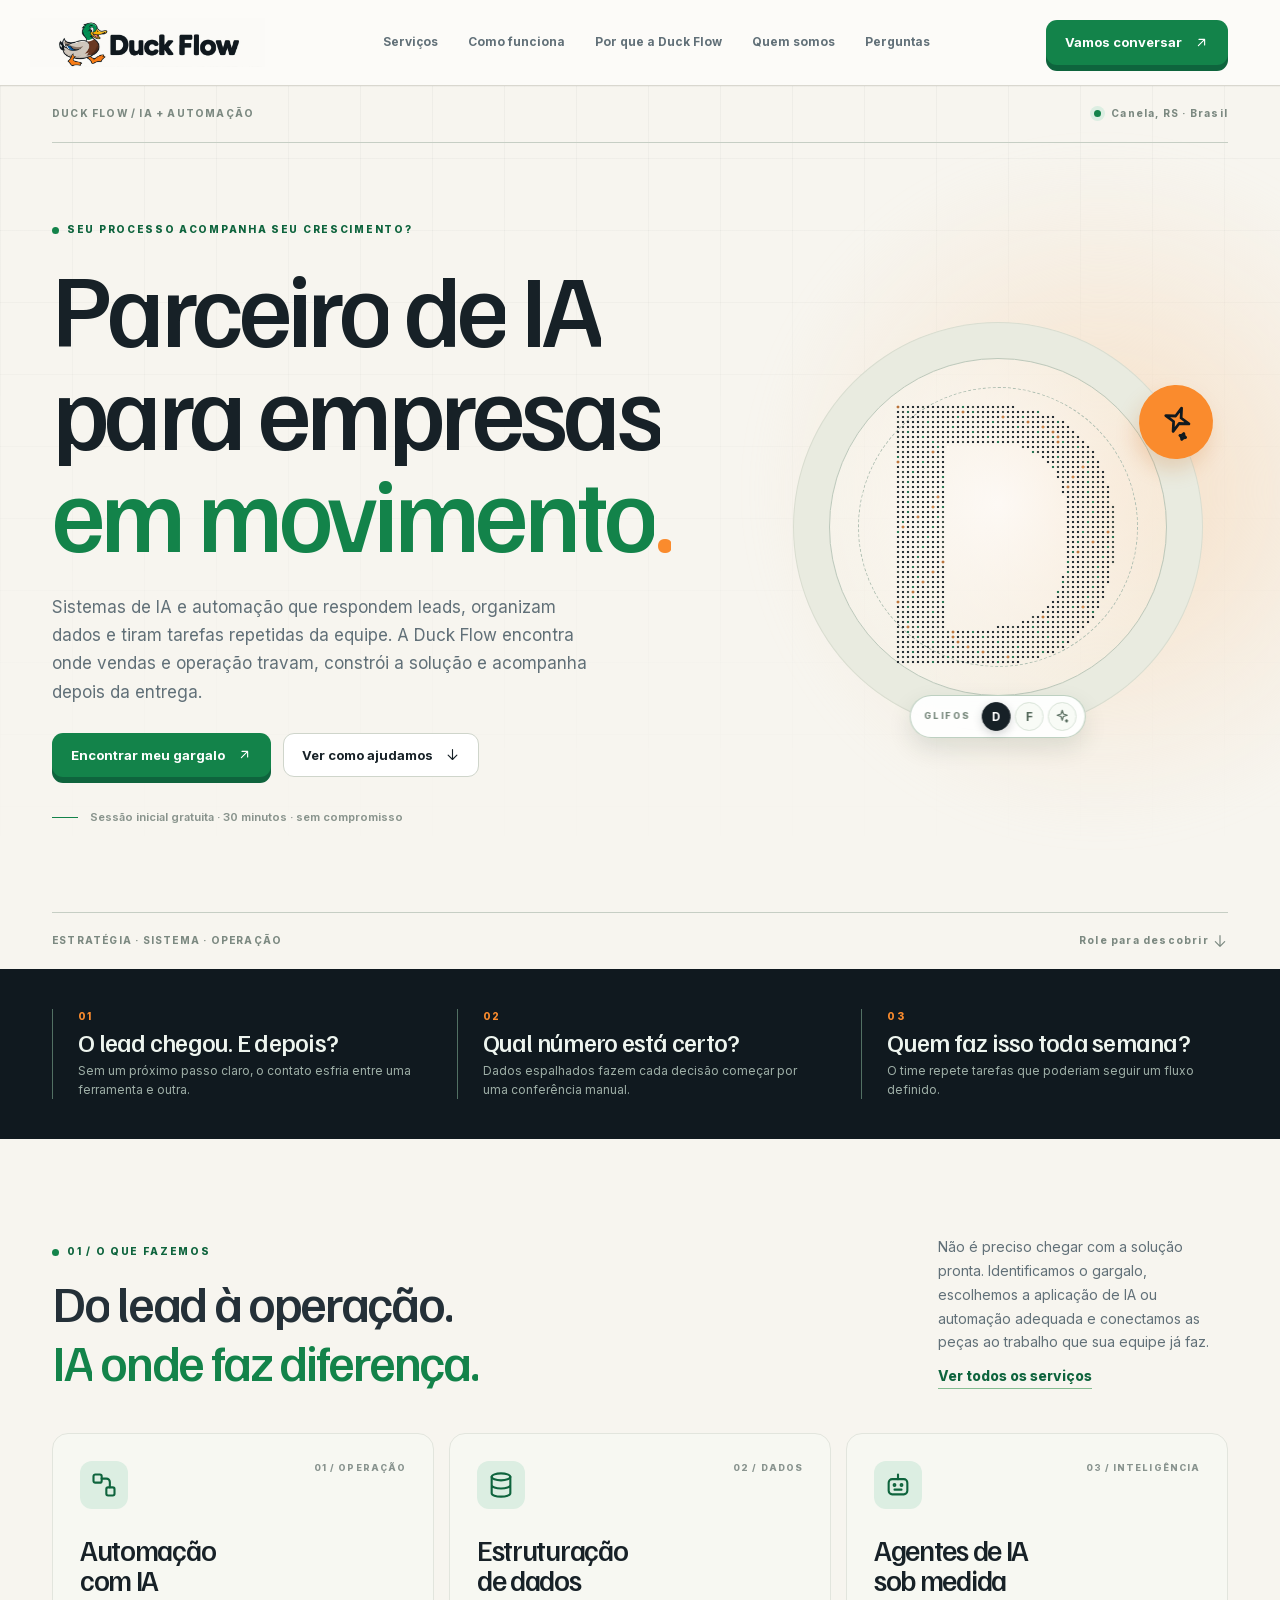
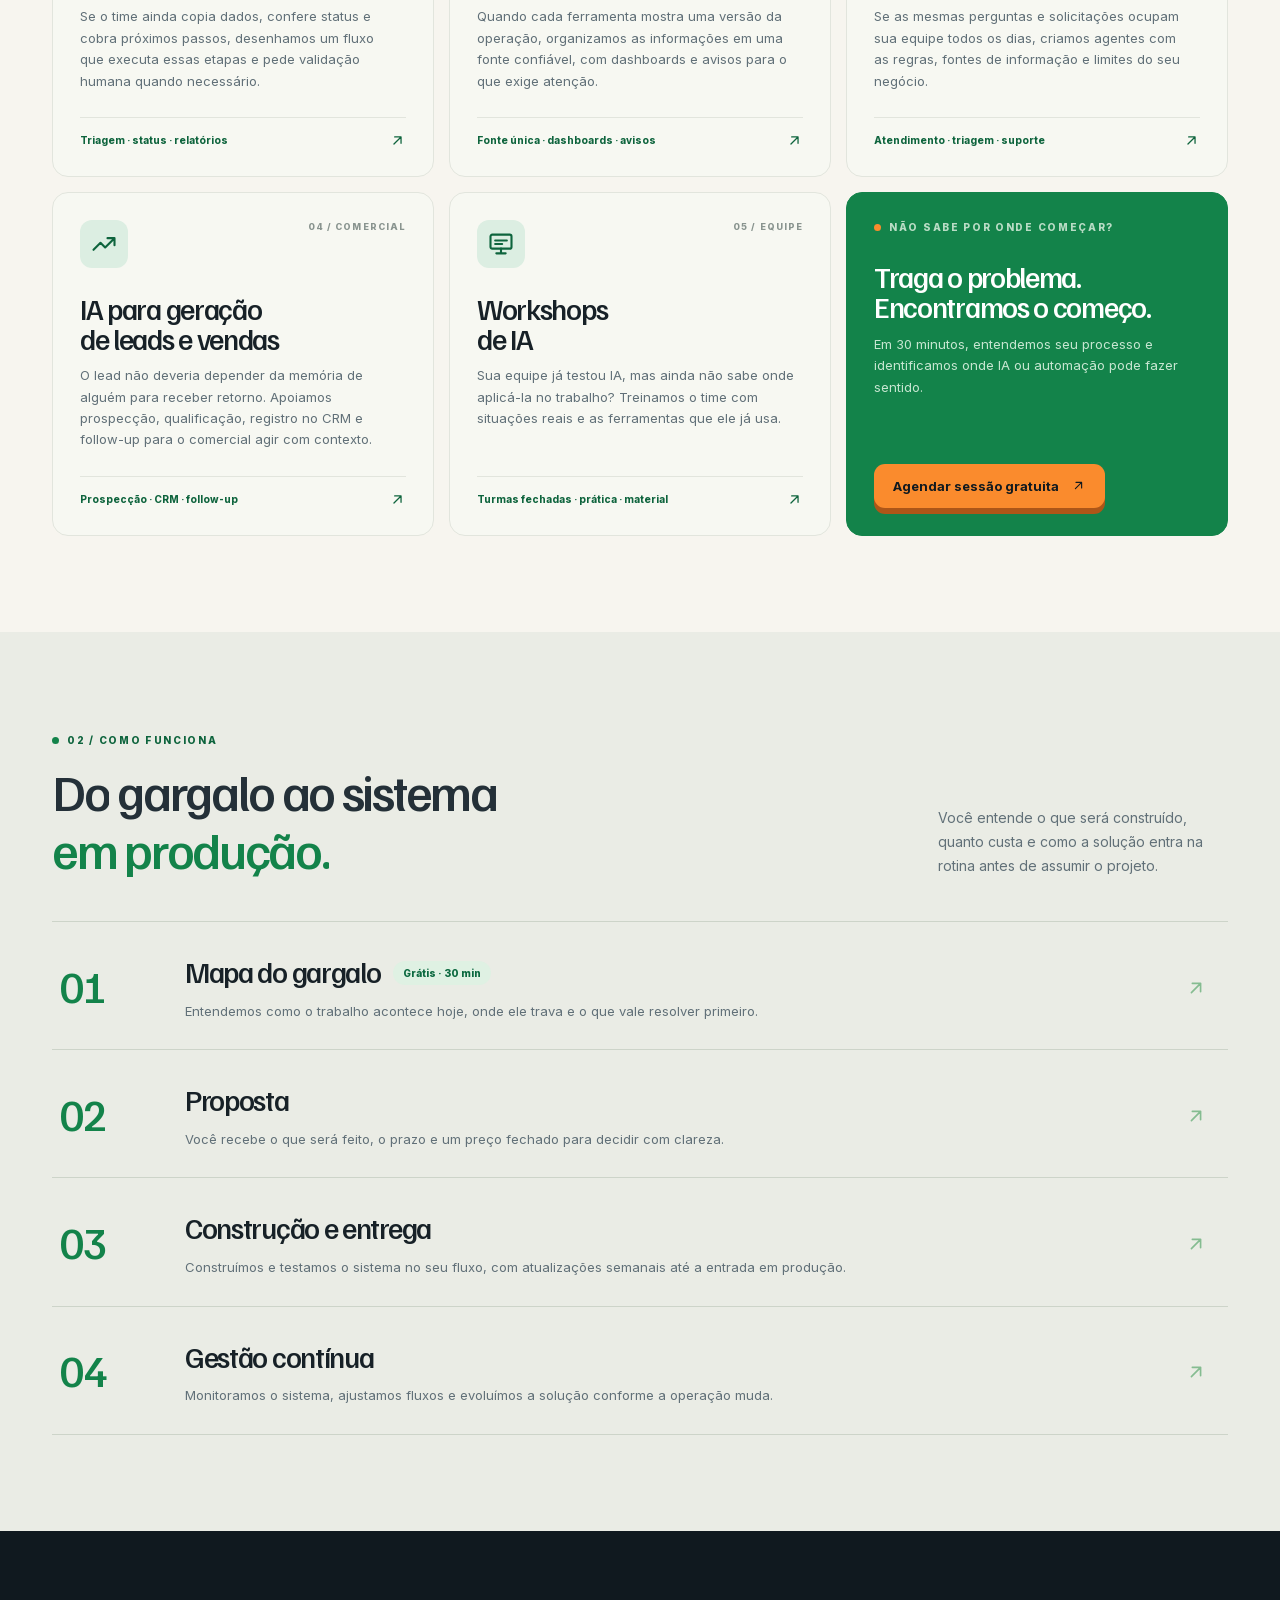
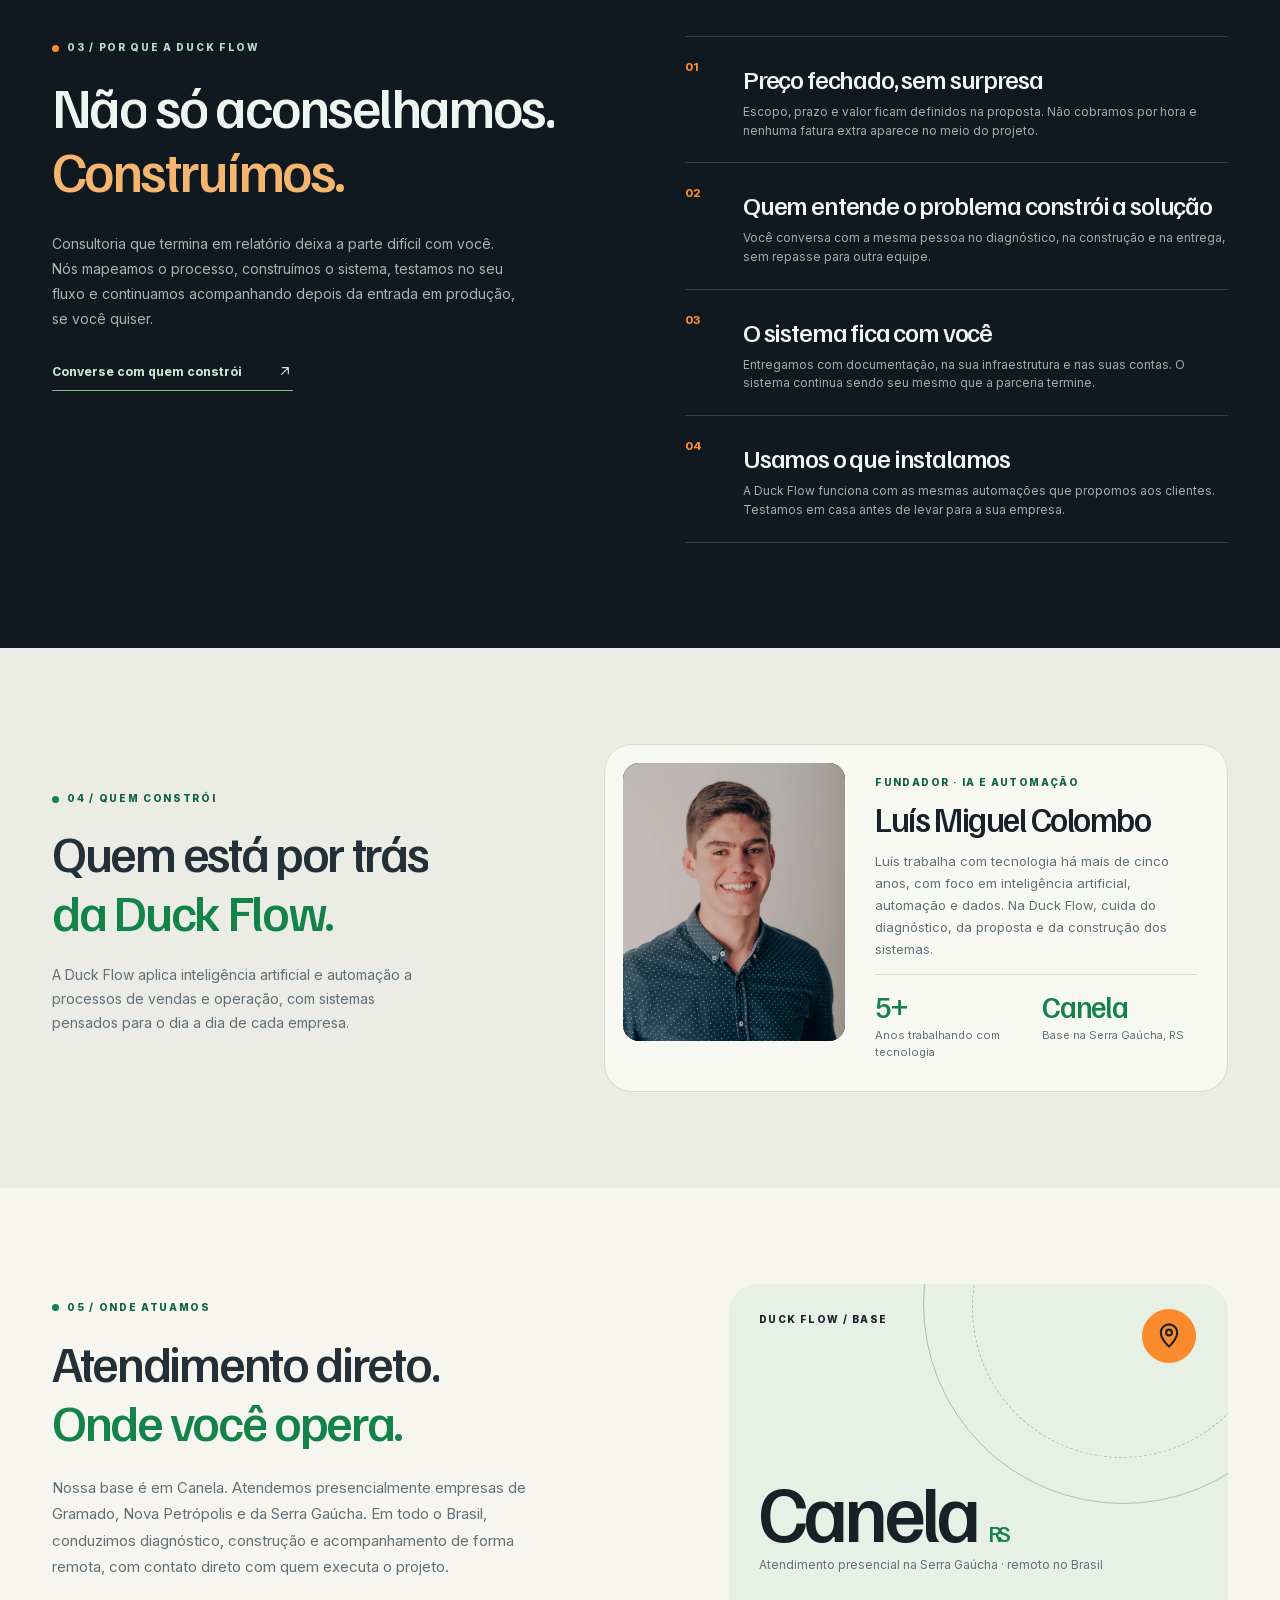
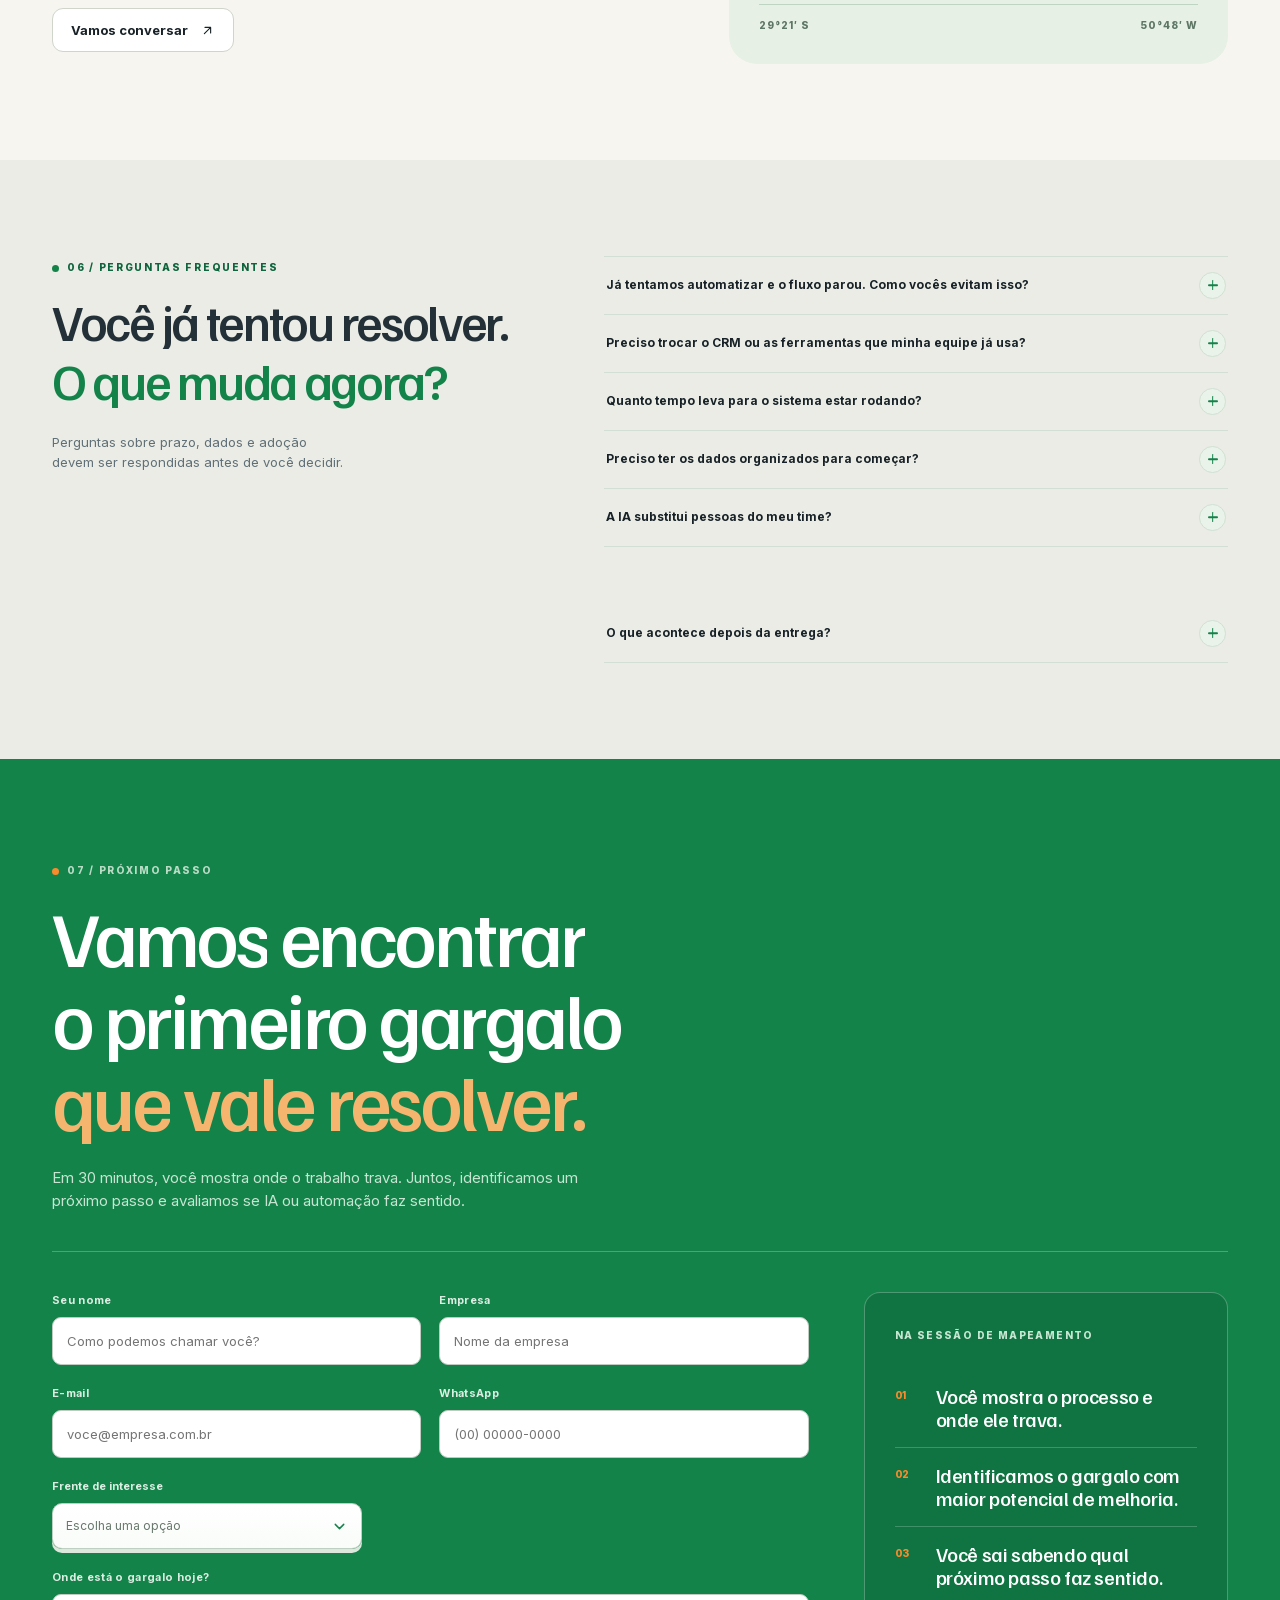
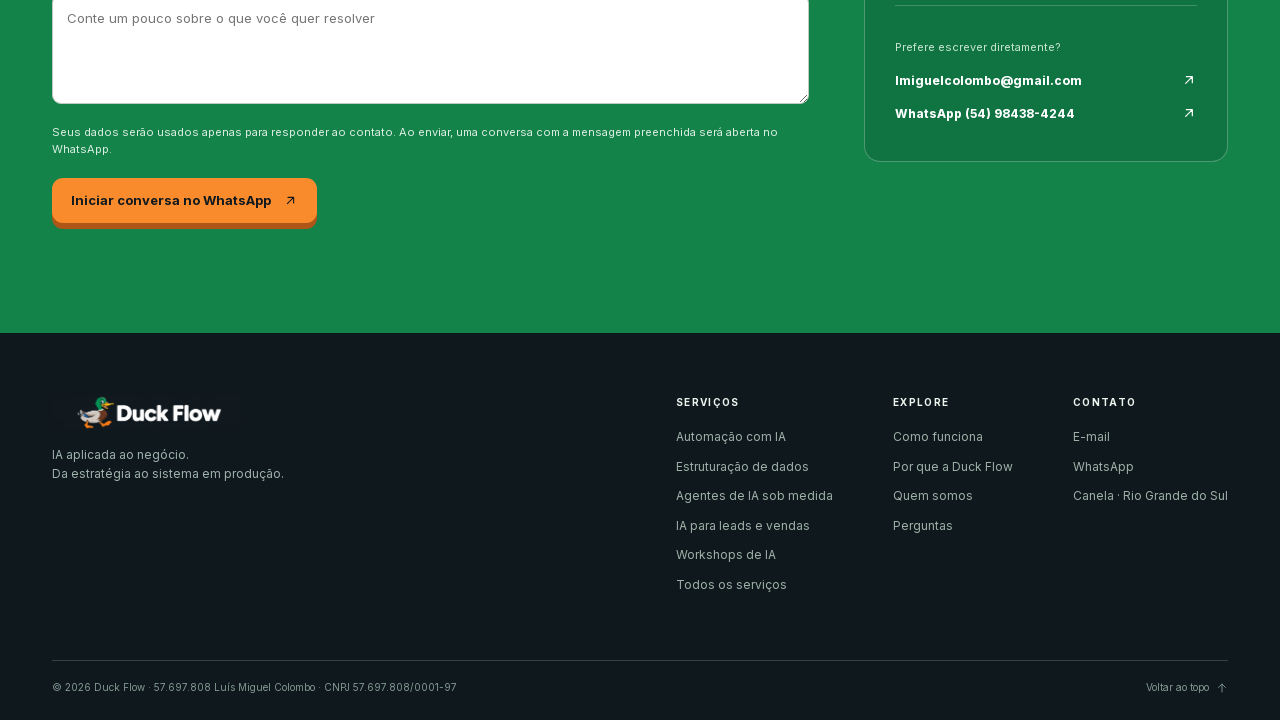
<file: index.html>
<!doctype html>
<html lang="pt-BR">
<head>
<meta charset="utf-8">
<meta name="viewport" content="width=device-width, initial-scale=1">
<meta name="theme-color" content="#f7f5ef">
<title>Duck Flow — IA e automação para empresas | Canela e Gramado</title>
<meta name="description" content="Automação com IA para empresas: conectamos dados, vendas e operação para reduzir trabalho manual e evitar leads sem retorno. Em Canela, Gramado e todo o Brasil.">
<meta name="robots" content="index, follow, max-image-preview:large">
<meta name="geo.region" content="BR-RS"><meta name="geo.placename" content="Canela, Rio Grande do Sul">
<link rel="canonical" href="https://duckflow.com.br/">
<link rel="icon" href="favicon.ico" sizes="any" type="image/x-icon">
<link rel="icon" href="assets/favicons/favicon-32x32.png" sizes="32x32" type="image/png">
<link rel="icon" href="assets/favicons/favicon-16x16.png" sizes="16x16" type="image/png">
<link rel="apple-touch-icon" href="assets/favicons/apple-touch-icon.png" sizes="180x180">
<link rel="manifest" href="assets/favicons/site-manifest.json">
<link rel="preload" href="assets/brand/familjen-grotesk-latin.woff2" as="font" type="font/woff2" crossorigin>
<link rel="preload" href="assets/brand/inter-latin.woff2" as="font" type="font/woff2" crossorigin>
<meta property="og:type" content="website"><meta property="og:locale" content="pt_BR">
<meta property="og:url" content="https://duckflow.com.br/"><meta property="og:site_name" content="Duck Flow">
<meta property="og:title" content="Duck Flow — O parceiro de IA para empresas em movimento">
<meta property="og:description" content="Leads sem retorno, dados espalhados e tarefas manuais? Encontramos o gargalo e construímos o sistema para resolvê-lo.">
<meta property="og:image" content="https://duckflow.com.br/assets/brand/logo-com-texto-dark.webp">
<meta name="twitter:card" content="summary_large_image">
<script>
if (!matchMedia('(prefers-reduced-motion: reduce)').matches && 'IntersectionObserver' in window) {
  document.documentElement.classList.add('motion-ready');
  addEventListener('load', () => {
    if (!document.documentElement.classList.contains('motion-initialized')) {
      document.documentElement.classList.remove('motion-ready');
    }
  }, {once: true});
}
</script><link rel="stylesheet" href="assets/css/site.css?v=20260930a">
<script type="application/ld+json">
{"@context":"https://schema.org","@graph":[{"@type":"Organization","@id":"https://duckflow.com.br/#organization","name":"Duck Flow","legalName":"57.697.808 Luís Miguel Colombo","url":"https://duckflow.com.br/","email":"lmiguelcolombo@gmail.com","telephone":"+5554984384244","taxID":"57.697.808/0001-97","foundingDate":"2024-10-15","founder":{"@id":"https://duckflow.com.br/#luis-miguel-colombo"},"logo":"https://duckflow.com.br/assets/brand/logo-reduzida-2.webp","address":{"@type":"PostalAddress","streetAddress":"Avenida das Américas, 357 — Palace Hotel","addressLocality":"Canela","addressRegion":"RS","postalCode":"95680-534","addressCountry":"BR"},"areaServed":["Canela","Gramado","Nova Petrópolis","Serra Gaúcha","Brasil"]},{"@type":"ProfessionalService","@id":"https://duckflow.com.br/#service","name":"Duck Flow — IA e automação","url":"https://duckflow.com.br/","parentOrganization":{"@id":"https://duckflow.com.br/#organization"},"hasOfferCatalog":{"@type":"OfferCatalog","name":"Serviços de IA e automação","itemListElement":[{"@type":"Offer","itemOffered":{"@type":"Service","name":"Automação com IA","url":"https://duckflow.com.br/servicos/automacao-com-ia/"}},{"@type":"Offer","itemOffered":{"@type":"Service","name":"Estruturação de dados","url":"https://duckflow.com.br/servicos/estruturacao-de-dados/"}},{"@type":"Offer","itemOffered":{"@type":"Service","name":"Agentes de IA sob medida","url":"https://duckflow.com.br/servicos/agentes-de-ia/"}},{"@type":"Offer","itemOffered":{"@type":"Service","name":"IA para geração de leads e vendas","url":"https://duckflow.com.br/servicos/ia-para-vendas/"}},{"@type":"Offer","itemOffered":{"@type":"Service","name":"Workshops de IA","url":"https://duckflow.com.br/servicos/workshops-de-ia/"}}]}},{"@type":"Person","@id":"https://duckflow.com.br/#luis-miguel-colombo","name":"Luís Miguel Colombo","image":"https://duckflow.com.br/assets/team/luis-miguel.webp","jobTitle":"Fundador","worksFor":{"@id":"https://duckflow.com.br/#organization"},"knowsAbout":["Inteligência artificial","Automação de processos","Agentes de IA"]},{"@type":"WebSite","@id":"https://duckflow.com.br/#website","name":"Duck Flow","url":"https://duckflow.com.br/","inLanguage":"pt-BR","publisher":{"@id":"https://duckflow.com.br/#organization"}}]}
</script>
</head>
<body>
<svg class="icon-sprite" xmlns="http://www.w3.org/2000/svg" aria-hidden="true" focusable="false"><defs>
<symbol id="icon-arrow-up-right" viewBox="0 0 24 24"><path d="M7 17 17 7M8 7h9v9"/></symbol>
<symbol id="icon-arrow-down" viewBox="0 0 24 24"><path d="M12 4v16m-7-7 7 7 7-7"/></symbol>
<symbol id="icon-arrow-up" viewBox="0 0 24 24"><path d="M12 20V4m-7 7 7-7 7 7"/></symbol>
<symbol id="icon-check" viewBox="0 0 24 24"><path d="m4 12 5 5L20 6"/></symbol>
<symbol id="icon-workflow" viewBox="0 0 24 24"><rect x="3" y="3" width="7" height="7" rx="1.5"/><rect x="14" y="14" width="7" height="7" rx="1.5"/><path d="M10 6.5h4a3 3 0 0 1 3 3V14"/></symbol>
<symbol id="icon-database" viewBox="0 0 24 24"><ellipse cx="12" cy="5" rx="8" ry="3"/><path d="M4 5v14c0 1.7 3.6 3 8 3s8-1.3 8-3V5M4 12c0 1.7 3.6 3 8 3s8-1.3 8-3"/></symbol>
<symbol id="icon-bot" viewBox="0 0 24 24"><rect x="4" y="7" width="16" height="13" rx="3"/><path d="M12 3v4M9 16h6"/><circle cx="9" cy="12" r=".75"/><circle cx="15" cy="12" r=".75"/></symbol>
<symbol id="icon-trend" viewBox="0 0 24 24"><path d="M3 17l6-6 4 4 8-8M15 7h6v6"/></symbol>
<symbol id="icon-workshop" viewBox="0 0 24 24"><rect x="3" y="4" width="18" height="12" rx="1.5"/><path d="M12 16v4m-4 0h8M7 9h10m-10 3h6"/></symbol>
<symbol id="icon-sparkle" viewBox="0 0 24 24"><path d="m12 2 1.9 6.1L20 10l-6.1 1.9L12 18l-1.9-6.1L4 10l6.1-1.9L12 2ZM19 17l.7 1.3L21 19l-1.3.7L19 21l-.7-1.3L17 19l1.3-.7L19 17Z"/></symbol>
<symbol id="icon-location" viewBox="0 0 24 24"><path d="M12 21s7-6.1 7-12A7 7 0 0 0 5 9c0 5.9 7 12 7 12Z"/><circle cx="12" cy="9" r="2.5"/></symbol>
</defs></svg>
<a class="skip-link" href="#conteudo">Pular para o conteúdo</a>
<header class="site-header" id="topo"><div class="container header-inner">
<a class="brand" href="#topo" aria-label="Duck Flow, voltar ao início"><img src="assets/brand/logo-com-texto-white.webp" width="1600" height="332" alt="Duck Flow"></a>
<nav class="main-nav" id="main-nav" aria-label="Navegação principal"><a href="#servicos">Serviços</a><a href="#como-funciona">Como funciona</a><a href="#diferenciais">Por que a Duck Flow</a><a href="#quem-somos">Quem somos</a><a href="#perguntas">Perguntas</a></nav>
<a class="button button-primary header-cta" href="#contato">Vamos conversar <svg class="icon" aria-hidden="true" focusable="false"><use href="#icon-arrow-up-right"></use></svg></a>
<button class="menu-toggle" type="button" aria-controls="main-nav" aria-expanded="false" aria-label="Abrir menu"><span></span><span></span></button>
</div></header>
<main id="conteudo">
<section class="hero" aria-labelledby="hero-title"><div class="container">
<div class="hero-topline"><span>DUCK FLOW / IA + AUTOMAÇÃO</span><span><i class="live-dot" aria-hidden="true"></i> Canela, RS · Brasil</span></div>
<div class="hero-grid"><div class="hero-content"><span class="eyebrow">Seu processo acompanha seu crescimento?</span><h1 id="hero-title" data-text-reveal>Parceiro de IA<br>para empresas<br><em>em movimento</em><span class="hero-period">.</span></h1><p class="hero-lede" data-text-fade>Sistemas de IA e automação que respondem leads, organizam dados e tiram tarefas repetidas da equipe. A Duck Flow encontra onde vendas e operação travam, constrói a solução e acompanha depois da entrega.</p><div class="hero-actions"><a class="button button-primary" href="#contato">Encontrar meu gargalo <svg class="icon" aria-hidden="true" focusable="false"><use href="#icon-arrow-up-right"></use></svg></a><a class="button button-outline" href="#servicos">Ver como ajudamos <svg class="icon" aria-hidden="true" focusable="false"><use href="#icon-arrow-down"></use></svg></a></div><p class="hero-note"><span class="note-line"></span> Sessão inicial gratuita · 30 minutos · sem compromisso</p></div>
<div class="hero-art"><canvas class="glyph-canvas" id="glyphCanvas" width="660" height="660" role="img" aria-label="Letra D formada por partículas escuras"></canvas><div class="art-orbit" aria-hidden="true"><svg class="icon" aria-hidden="true" focusable="false"><use href="#icon-sparkle"></use></svg></div><div class="hero-glyph-toolbar"><span>GLIFOS</span><div class="glyph-controls" role="group" aria-label="Escolher letra em destaque"><button type="button" data-glyph="D" aria-pressed="true" aria-label="Mostrar letra D">D</button><button type="button" data-glyph="F" aria-pressed="false" aria-label="Mostrar letra F">F</button><button type="button" data-glyph="✦" aria-pressed="false" aria-label="Mostrar estrela"><svg class="icon" aria-hidden="true" focusable="false"><use href="#icon-sparkle"></use></svg></button></div></div></div></div>
<div class="hero-bottom"><span>ESTRATÉGIA · SISTEMA · OPERAÇÃO</span><a href="#visao">Role para descobrir <svg class="icon" aria-hidden="true" focusable="false"><use href="#icon-arrow-down"></use></svg></a></div></div></section>
<section class="signal-strip" id="visao" aria-label="Gargalos que resolvemos"><div class="container signal-grid"><div><span class="signal-number">01</span><strong>O lead chegou. E depois?</strong><p>Sem um próximo passo claro, o contato esfria entre uma ferramenta e outra.</p></div><div><span class="signal-number">02</span><strong>Qual número está certo?</strong><p>Dados espalhados fazem cada decisão começar por uma conferência manual.</p></div><div><span class="signal-number">03</span><strong>Quem faz isso toda semana?</strong><p>O time repete tarefas que poderiam seguir um fluxo definido.</p></div></div></section>
<section class="section services" id="servicos" aria-labelledby="servicos-title"><div class="container">
<div class="section-heading" data-text-fade-child><div><span class="eyebrow">01 / O que fazemos</span><h2 id="servicos-title" data-text-reveal>Do lead à operação.<br><em>IA onde faz diferença.</em></h2></div><p>Não é preciso chegar com a solução pronta. Identificamos o gargalo, escolhemos a aplicação de IA ou automação adequada e conectamos as peças ao trabalho que sua equipe já faz. <a class="inline-link" href="servicos/">Ver todos os serviços</a></p></div>
<div class="service-grid">
<article class="service-card"><div class="card-top"><span class="service-icon"><svg class="icon" aria-hidden="true" focusable="false"><use href="#icon-workflow"></use></svg></span><span>01 / OPERAÇÃO</span></div><h3><a href="servicos/automacao-com-ia/">Automação<br>com IA</a></h3><p>Se o time ainda copia dados, confere status e cobra próximos passos, desenhamos um fluxo que executa essas etapas e pede validação humana quando necessário.</p><div class="card-foot">Triagem · status · relatórios <svg class="icon" aria-hidden="true" focusable="false"><use href="#icon-arrow-up-right"></use></svg></div></article>
<article class="service-card"><div class="card-top"><span class="service-icon"><svg class="icon" aria-hidden="true" focusable="false"><use href="#icon-database"></use></svg></span><span>02 / DADOS</span></div><h3><a href="servicos/estruturacao-de-dados/">Estruturação<br>de dados</a></h3><p>Quando cada ferramenta mostra uma versão da operação, organizamos as informações em uma fonte confiável, com dashboards e avisos para o que exige atenção.</p><div class="card-foot">Fonte única · dashboards · avisos <svg class="icon" aria-hidden="true" focusable="false"><use href="#icon-arrow-up-right"></use></svg></div></article>
<article class="service-card"><div class="card-top"><span class="service-icon"><svg class="icon" aria-hidden="true" focusable="false"><use href="#icon-bot"></use></svg></span><span>03 / INTELIGÊNCIA</span></div><h3><a href="servicos/agentes-de-ia/">Agentes de IA<br>sob medida</a></h3><p>Se as mesmas perguntas e solicitações ocupam sua equipe todos os dias, criamos agentes com as regras, fontes de informação e limites do seu negócio.</p><div class="card-foot">Atendimento · triagem · suporte <svg class="icon" aria-hidden="true" focusable="false"><use href="#icon-arrow-up-right"></use></svg></div></article>
<article class="service-card"><div class="card-top"><span class="service-icon"><svg class="icon" aria-hidden="true" focusable="false"><use href="#icon-trend"></use></svg></span><span>04 / COMERCIAL</span></div><h3><a href="servicos/ia-para-vendas/">IA para geração<br>de leads e vendas</a></h3><p>O lead não deveria depender da memória de alguém para receber retorno. Apoiamos prospecção, qualificação, registro no CRM e follow-up para o comercial agir com contexto.</p><div class="card-foot">Prospecção · CRM · follow-up <svg class="icon" aria-hidden="true" focusable="false"><use href="#icon-arrow-up-right"></use></svg></div></article>
<article class="service-card"><div class="card-top"><span class="service-icon"><svg class="icon" aria-hidden="true" focusable="false"><use href="#icon-workshop"></use></svg></span><span>05 / EQUIPE</span></div><h3><a href="servicos/workshops-de-ia/">Workshops<br>de IA</a></h3><p>Sua equipe já testou IA, mas ainda não sabe onde aplicá-la no trabalho? Treinamos o time com situações reais e as ferramentas que ele já usa.</p><div class="card-foot">Turmas fechadas · prática · material <svg class="icon" aria-hidden="true" focusable="false"><use href="#icon-arrow-up-right"></use></svg></div></article>
<article class="service-card service-card-cta"><span class="eyebrow light">Não sabe por onde começar?</span><h3>Traga o problema.<br>Encontramos o começo.</h3><p>Em 30 minutos, entendemos seu processo e identificamos onde IA ou automação pode fazer sentido.</p><a class="button button-orange" href="#contato">Agendar sessão gratuita <svg class="icon" aria-hidden="true" focusable="false"><use href="#icon-arrow-up-right"></use></svg></a></article>
</div></div></section>
<section class="section approach" id="como-funciona" aria-labelledby="processo-title"><div class="container"><div class="section-heading" data-text-fade-child><div><span class="eyebrow">02 / Como funciona</span><h2 id="processo-title" data-text-reveal>Do gargalo ao sistema<br><em>em produção.</em></h2></div><p>Você entende o que será construído, quanto custa e como a solução entra na rotina antes de assumir o projeto.</p></div>
<div class="process-list"><article><span class="process-num">01</span><div><h3>Mapa do gargalo <span class="pill">Grátis · 30 min</span></h3><p>Entendemos como o trabalho acontece hoje, onde ele trava e o que vale resolver primeiro.</p></div><span class="process-arrow" aria-hidden="true"><svg class="icon" aria-hidden="true" focusable="false"><use href="#icon-arrow-up-right"></use></svg></span></article><article><span class="process-num">02</span><div><h3>Proposta</h3><p>Você recebe o que será feito, o prazo e um preço fechado para decidir com clareza.</p></div><span class="process-arrow" aria-hidden="true"><svg class="icon" aria-hidden="true" focusable="false"><use href="#icon-arrow-up-right"></use></svg></span></article><article><span class="process-num">03</span><div><h3>Construção e entrega</h3><p>Construímos e testamos o sistema no seu fluxo, com atualizações semanais até a entrada em produção.</p></div><span class="process-arrow" aria-hidden="true"><svg class="icon" aria-hidden="true" focusable="false"><use href="#icon-arrow-up-right"></use></svg></span></article><article><span class="process-num">04</span><div><h3>Gestão contínua</h3><p>Monitoramos o sistema, ajustamos fluxos e evoluímos a solução conforme a operação muda.</p></div><span class="process-arrow" aria-hidden="true"><svg class="icon" aria-hidden="true" focusable="false"><use href="#icon-arrow-up-right"></use></svg></span></article></div></div></section>
<section class="dark-panel" id="diferenciais" aria-labelledby="diferenciais-title"><div class="container dark-grid"><div class="dark-intro" data-text-fade-child><span class="eyebrow light">03 / Por que a Duck Flow</span><h2 id="diferenciais-title" data-text-reveal>Não só aconselhamos.<br><em>Construímos.</em></h2><p>Consultoria que termina em relatório deixa a parte difícil com você. Nós mapeamos o processo, construímos o sistema, testamos no seu fluxo e continuamos acompanhando depois da entrada em produção, se você quiser.</p><a class="text-link" href="#contato">Converse com quem constrói <svg class="icon" aria-hidden="true" focusable="false"><use href="#icon-arrow-up-right"></use></svg></a></div><div class="advantage-list"><article><span>01</span><div><h3>Preço fechado, sem surpresa</h3><p>Escopo, prazo e valor ficam definidos na proposta. Não cobramos por hora e nenhuma fatura extra aparece no meio do projeto.</p></div></article><article><span>02</span><div><h3>Quem entende o problema constrói a solução</h3><p>Você conversa com a mesma pessoa no diagnóstico, na construção e na entrega, sem repasse para outra equipe.</p></div></article><article><span>03</span><div><h3>O sistema fica com você</h3><p>Entregamos com documentação, na sua infraestrutura e nas suas contas. O sistema continua sendo seu mesmo que a parceria termine.</p></div></article><article><span>04</span><div><h3>Usamos o que instalamos</h3><p>A Duck Flow funciona com as mesmas automações que propomos aos clientes. Testamos em casa antes de levar para a sua empresa.</p></div></article></div></div></section>
<section class="section team" id="quem-somos" aria-labelledby="time-title"><div class="container team-grid"><div class="team-intro"><span class="eyebrow">04 / Quem constrói</span><h2 id="time-title" data-text-reveal>Quem está por trás<br><em>da Duck Flow.</em></h2><p>A Duck Flow aplica inteligência artificial e automação a processos de vendas e operação, com sistemas pensados para o dia a dia de cada empresa.</p></div>
<article class="team-card"><div class="team-photo">
<img src="assets/team/luis-miguel.webp" width="800" height="1000" alt="Luís Miguel Colombo, fundador da Duck Flow" loading="lazy"></div><div class="team-body"><span class="team-role">Fundador · IA e automação</span><h3>Luís Miguel Colombo</h3><p>Luís trabalha com tecnologia há mais de cinco anos, com foco em inteligência artificial, automação e dados. Na Duck Flow, cuida do diagnóstico, da proposta e da construção dos sistemas.</p><dl class="team-facts"><div><dt>5+</dt><dd>Anos trabalhando com tecnologia</dd></div><div><dt>Canela</dt><dd>Base na Serra Gaúcha, RS</dd></div></dl></div></article></div></section>
<section class="section region" aria-labelledby="regiao-title"><div class="container region-grid"><div><span class="eyebrow">05 / Onde atuamos</span><h2 id="regiao-title" data-text-reveal>Atendimento direto.<br><em>Onde você opera.</em></h2><p>Nossa base é em Canela. Atendemos presencialmente empresas de Gramado, Nova Petrópolis e da Serra Gaúcha. Em todo o Brasil, conduzimos diagnóstico, construção e acompanhamento de forma remota, com contato direto com quem executa o projeto.</p><a class="button button-outline" href="#contato">Vamos conversar <svg class="icon" aria-hidden="true" focusable="false"><use href="#icon-arrow-up-right"></use></svg></a></div><div class="region-card"><span class="region-card-top">DUCK FLOW / BASE</span><div class="region-symbol"><svg class="icon" aria-hidden="true" focusable="false"><use href="#icon-location"></use></svg></div><strong>Canela <span>RS</span></strong><p>Atendimento presencial na Serra Gaúcha · remoto no Brasil</p><div class="region-card-bottom"><span>29°21′ S</span><span>50°48′ W</span></div></div></div></section>
<section class="section faq-section" id="perguntas" aria-labelledby="faq-title"><div class="container faq-grid"><div><span class="eyebrow">06 / Perguntas frequentes</span><h2 id="faq-title" data-text-reveal>Você já tentou resolver.<br><em>O que muda agora?</em></h2><p>Perguntas sobre prazo, dados e adoção devem ser respondidas antes de você decidir.</p></div><div class="faq-list">
<div class="faq-row"><button class="faq-q" type="button" id="faq-q-6" aria-expanded="false" aria-controls="faq-a-6"><span>Já tentamos automatizar e o fluxo parou. Como vocês evitam isso?</span><span class="faq-icon" aria-hidden="true"></span></button><div class="faq-answer" id="faq-a-6" role="region" aria-labelledby="faq-q-6" aria-hidden="true"><div class="faq-answer-inner"><p>Começamos pelo processo e pelas regras que a equipe realmente usa. Depois, construímos e testamos o fluxo antes de colocá-lo em produção. A entrega inclui documentação; monitoramento e evolução podem continuar em uma gestão opcional.</p></div></div></div>
<div class="faq-row"><button class="faq-q" type="button" id="faq-q-7" aria-expanded="false" aria-controls="faq-a-7"><span>Preciso trocar o CRM ou as ferramentas que minha equipe já usa?</span><span class="faq-icon" aria-hidden="true"></span></button><div class="faq-answer" id="faq-a-7" role="region" aria-labelledby="faq-q-7" aria-hidden="true"><div class="faq-answer-inner"><p>O primeiro passo é entender o que você já usa. A proposta deixa claro quais ferramentas serão mantidas, integradas ou precisarão de ajustes. A solução é desenhada para o fluxo da empresa, não para impor uma ferramenta.</p></div></div></div>
<div class="faq-row"><button class="faq-q" type="button" id="faq-q-1" aria-expanded="false" aria-controls="faq-a-1"><span>Quanto tempo leva para o sistema estar rodando?</span><span class="faq-icon" aria-hidden="true"></span></button><div class="faq-answer" id="faq-a-1" role="region" aria-labelledby="faq-q-1" aria-hidden="true"><div class="faq-answer-inner"><p>Depende do escopo. O prazo entra na proposta antes de você assinar. O acesso aos dados e às ferramentas da operação também influencia o cronograma, por isso alinhamos isso logo no início.</p></div></div></div>
<div class="faq-row"><button class="faq-q" type="button" id="faq-q-2" aria-expanded="false" aria-controls="faq-a-2"><span>Preciso ter os dados organizados para começar?</span><span class="faq-icon" aria-hidden="true"></span></button><div class="faq-answer" id="faq-a-2" role="region" aria-labelledby="faq-q-2" aria-hidden="true"><div class="faq-answer-inner"><p>Não. Entender e organizar os dados necessários pode fazer parte do projeto. A sessão inicial ajuda a identificar o que já existe e o que falta.</p></div></div></div>
<div class="faq-row"><button class="faq-q" type="button" id="faq-q-3" aria-expanded="false" aria-controls="faq-a-3"><span>A IA substitui pessoas do meu time?</span><span class="faq-icon" aria-hidden="true"></span></button><div class="faq-answer" id="faq-a-3" role="region" aria-labelledby="faq-q-3" aria-hidden="true"><div class="faq-answer-inner"><p>O objetivo é tirar da equipe tarefas mecânicas e dar mais tempo para o trabalho que exige julgamento, relacionamento e decisão.</p></div></div></div>
<div class="faq-row"><button class="faq-q" type="button" id="faq-q-4" aria-expanded="false" aria-controls="faq-a-4"><span>Quanto custa um projeto?</span><span class="faq-icon" aria-hidden="true"></span></button><div class="faq-answer" id="faq-a-4" role="region" aria-labelledby="faq-q-4" aria-hidden="true"><div class="faq-answer-inner"><p>Trabalhamos com preço fechado por projeto. O valor depende do escopo e é apresentado na proposta. A primeira sessão de mapeamento, de 30 minutos, é gratuita.</p></div></div></div>
<div class="faq-row"><button class="faq-q" type="button" id="faq-q-5" aria-expanded="false" aria-controls="faq-a-5"><span>O que acontece depois da entrega?</span><span class="faq-icon" aria-hidden="true"></span></button><div class="faq-answer" id="faq-a-5" role="region" aria-labelledby="faq-q-5" aria-hidden="true"><div class="faq-answer-inner"><p>O sistema é entregue na sua infraestrutura, com documentação. Podemos continuar monitorando e evoluindo a solução em uma gestão contínua opcional.</p></div></div></div>
</div></div></section>
<section class="contact-section" id="contato" aria-labelledby="contato-title"><div class="container"><div class="contact-heading" data-text-fade-child><span class="eyebrow light">07 / Próximo passo</span><h2 id="contato-title" data-text-reveal>Vamos encontrar<br>o primeiro gargalo<br><em>que vale resolver.</em></h2><p>Em 30 minutos, você mostra onde o trabalho trava. Juntos, identificamos um próximo passo e avaliamos se IA ou automação faz sentido.</p></div><div class="contact-grid"><form id="contact-form" class="contact-form" novalidate><div class="form-row"><label>Seu nome <input name="nome" type="text" autocomplete="name" placeholder="Como podemos chamar você?" required></label><label>Empresa <input name="empresa" type="text" autocomplete="organization" placeholder="Nome da empresa" required></label></div><div class="form-row"><label>E-mail <input name="email" type="email" autocomplete="email" placeholder="voce@empresa.com.br" required></label><label>WhatsApp <input name="whatsapp" type="tel" autocomplete="tel" inputmode="tel" placeholder="(00) 00000-0000" required></label></div><div class="select-demo" id="interest-select">
<span class="select-label" id="interest-label">Frente de interesse</span>
<button class="select-trigger" type="button" aria-haspopup="listbox" aria-expanded="false" aria-controls="interest-options" aria-labelledby="interest-label interest-value"><span id="interest-value">Escolha uma opção</span><svg class="select-chevron" viewBox="0 0 24 24" aria-hidden="true"><path d="m6 9 6 6 6-6"/></svg></button>
<div class="select-panel" id="interest-options" role="listbox" aria-labelledby="interest-label" aria-hidden="true">
<button class="select-option" type="button" role="option" aria-selected="false" tabindex="-1" data-value="Ainda não sei"><span>Ainda não sei</span><span class="select-check" aria-hidden="true"><svg class="icon" aria-hidden="true" focusable="false"><use href="#icon-check"></use></svg></span></button>
<button class="select-option" type="button" role="option" aria-selected="false" tabindex="-1" data-value="Automação com IA"><span>Automação com IA</span><span class="select-check" aria-hidden="true"><svg class="icon" aria-hidden="true" focusable="false"><use href="#icon-check"></use></svg></span></button>
<button class="select-option" type="button" role="option" aria-selected="false" tabindex="-1" data-value="Estruturação de dados"><span>Estruturação de dados</span><span class="select-check" aria-hidden="true"><svg class="icon" aria-hidden="true" focusable="false"><use href="#icon-check"></use></svg></span></button>
<button class="select-option" type="button" role="option" aria-selected="false" tabindex="-1" data-value="Agentes de IA sob medida"><span>Agentes de IA sob medida</span><span class="select-check" aria-hidden="true"><svg class="icon" aria-hidden="true" focusable="false"><use href="#icon-check"></use></svg></span></button>
<button class="select-option" type="button" role="option" aria-selected="false" tabindex="-1" data-value="IA para geração de leads e vendas"><span>IA para geração de leads e vendas</span><span class="select-check" aria-hidden="true"><svg class="icon" aria-hidden="true" focusable="false"><use href="#icon-check"></use></svg></span></button>
<button class="select-option" type="button" role="option" aria-selected="false" tabindex="-1" data-value="Workshops de IA"><span>Workshops de IA</span><span class="select-check" aria-hidden="true"><svg class="icon" aria-hidden="true" focusable="false"><use href="#icon-check"></use></svg></span></button>
</div>
<select class="select-native" name="frente" aria-label="Frente de interesse"><option value="Ainda não sei">Ainda não sei</option><option>Automação com IA</option><option>Estruturação de dados</option><option>Agentes de IA sob medida</option><option>IA para geração de leads e vendas</option><option>Workshops de IA</option></select>
</div><label>Onde está o gargalo hoje? <textarea name="mensagem" rows="4" placeholder="Conte um pouco sobre o que você quer resolver"></textarea></label><p class="privacy-note">Seus dados serão usados apenas para responder ao contato. Ao enviar, uma conversa com a mensagem preenchida será aberta no WhatsApp.</p><div class="form-actions"><button class="button button-orange" type="submit">Iniciar conversa no WhatsApp <svg class="icon" aria-hidden="true" focusable="false"><use href="#icon-arrow-up-right"></use></svg></button><p id="form-status" role="status" aria-live="polite"></p></div></form><aside class="contact-aside"><span class="aside-label">NA SESSÃO DE MAPEAMENTO</span><ol><li><span>01</span> Você mostra o processo e onde ele trava.</li><li><span>02</span> Identificamos o gargalo com maior potencial de melhoria.</li><li><span>03</span> Você sai sabendo qual próximo passo faz sentido.</li></ol><div class="aside-bottom"><p>Prefere escrever diretamente?</p><a href="mailto:lmiguelcolombo@gmail.com">lmiguelcolombo@gmail.com <svg class="icon" aria-hidden="true" focusable="false"><use href="#icon-arrow-up-right"></use></svg></a><a href="https://wa.me/5554984384244" target="_blank" rel="noopener noreferrer">WhatsApp (54) 98438-4244 <svg class="icon" aria-hidden="true" focusable="false"><use href="#icon-arrow-up-right"></use></svg></a></div></aside></div></div></section>
</main>
<footer class="site-footer"><div class="container"><div class="footer-main"><div><a href="#topo" class="footer-brand" aria-label="Duck Flow, voltar ao início"><img src="assets/brand/logo-com-texto-dark.webp" alt="Duck Flow" width="220" height="90"></a><p>IA aplicada ao negócio.<br>Da estratégia ao sistema em produção.</p></div><div class="footer-links"><div><strong>Serviços</strong><a href="servicos/automacao-com-ia/">Automação com IA</a><a href="servicos/estruturacao-de-dados/">Estruturação de dados</a><a href="servicos/agentes-de-ia/">Agentes de IA sob medida</a><a href="servicos/ia-para-vendas/">IA para leads e vendas</a><a href="servicos/workshops-de-ia/">Workshops de IA</a><a href="servicos/">Todos os serviços</a></div><div><strong>Explore</strong><a href="#como-funciona">Como funciona</a><a href="#diferenciais">Por que a Duck Flow</a><a href="#quem-somos">Quem somos</a><a href="#perguntas">Perguntas</a></div><div><strong>Contato</strong><a href="mailto:lmiguelcolombo@gmail.com">E-mail</a><a href="https://wa.me/5554984384244" target="_blank" rel="noopener noreferrer">WhatsApp</a><span>Canela · Rio Grande do Sul</span></div></div></div><div class="footer-bottom"><span>© 2026 Duck Flow · 57.697.808 Luís Miguel Colombo · CNPJ 57.697.808/0001-97</span><a href="#topo">Voltar ao topo <svg class="icon" aria-hidden="true" focusable="false"><use href="#icon-arrow-up"></use></svg></a></div></div></footer>
<script src="assets/js/site.js?v=20260926c" defer></script>
<script src="assets/js/text-motion.js?v=20260930a" defer></script>
</body>
</html>
</file>
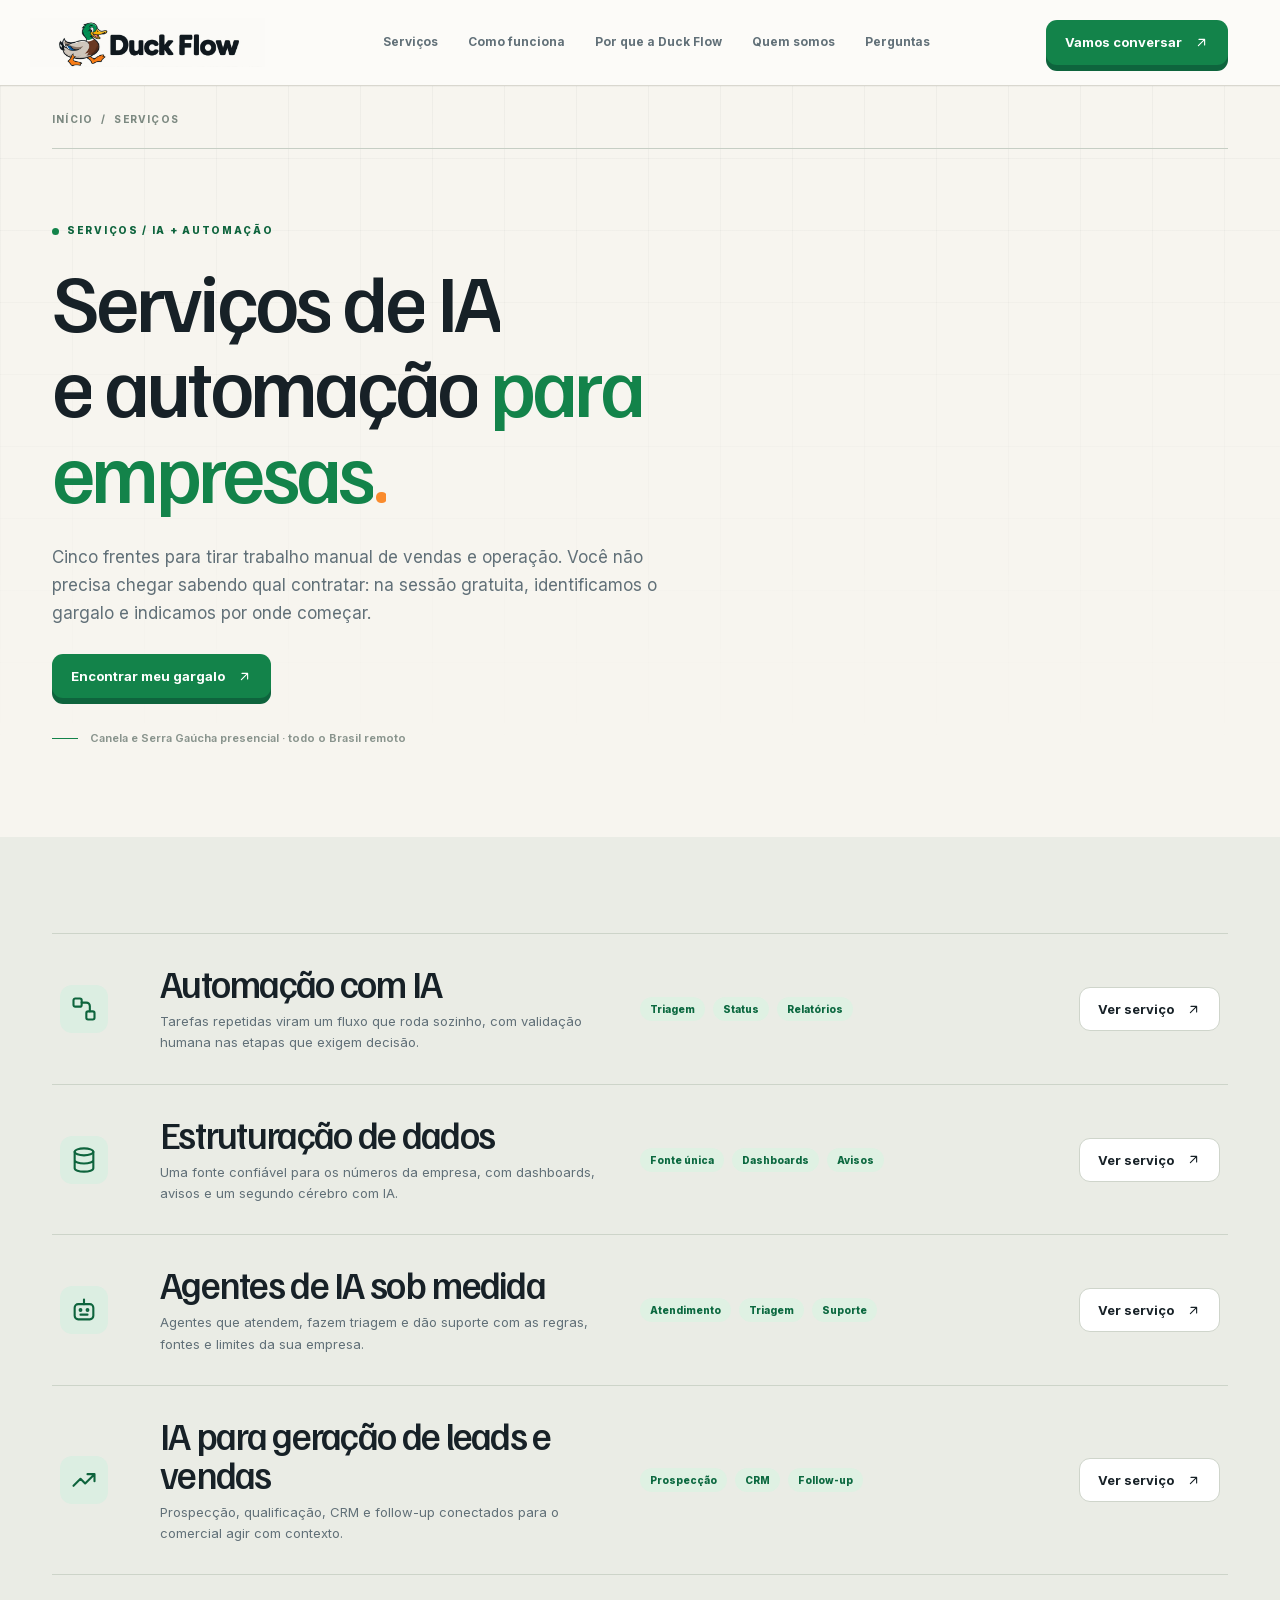
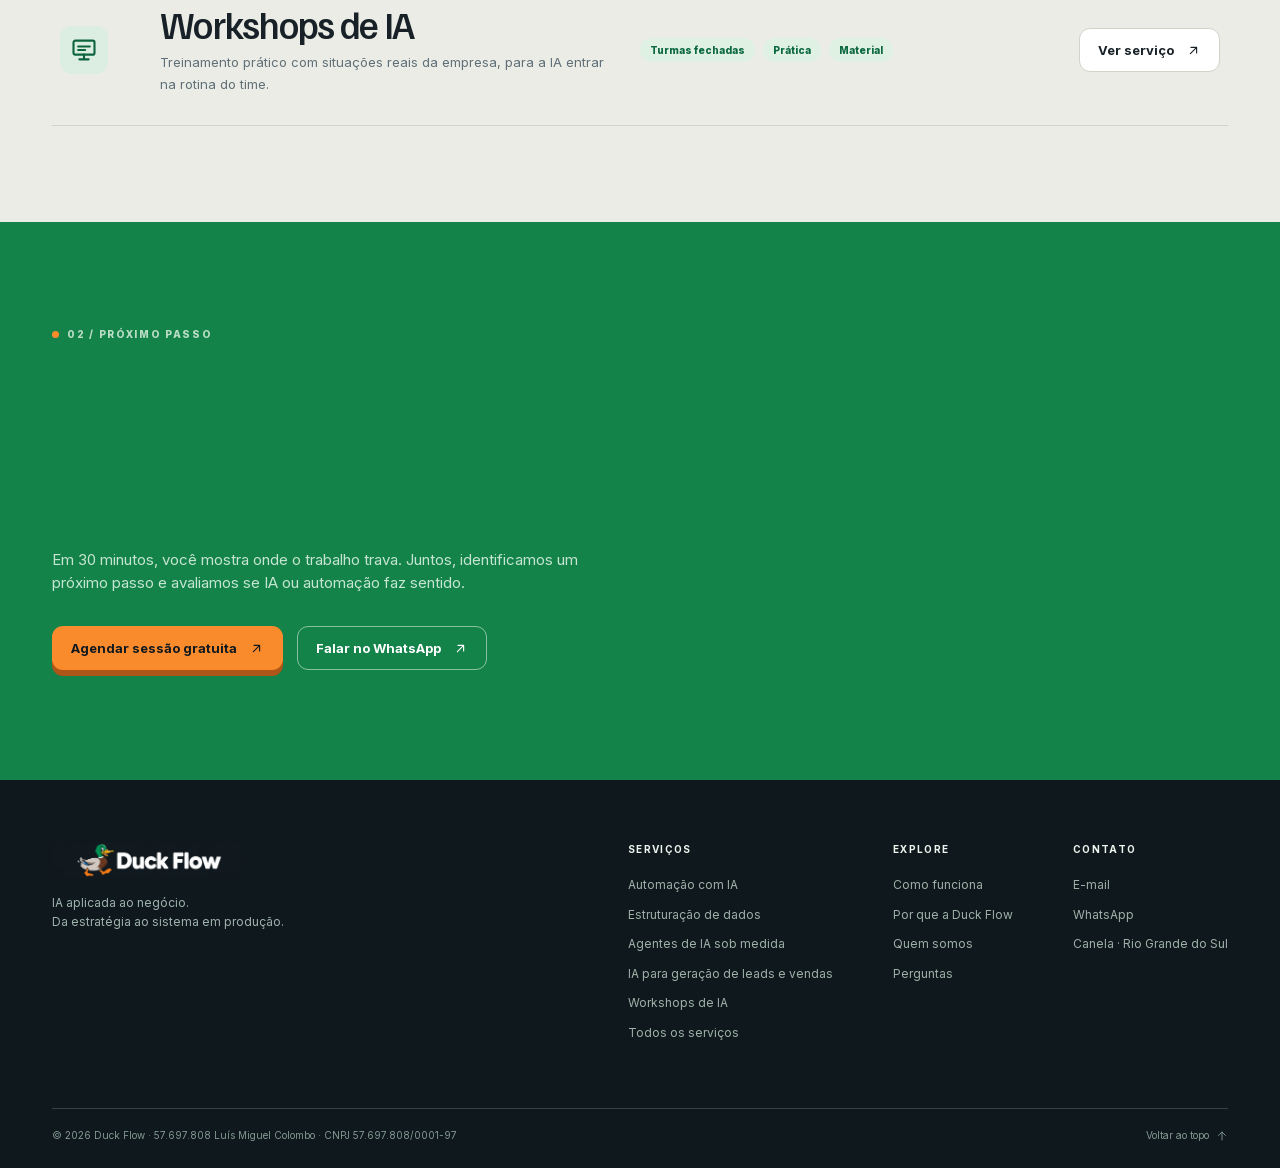
<file: servicos/index.html>
<!doctype html>
<html lang="pt-BR">
<head>
<meta charset="utf-8">
<meta name="viewport" content="width=device-width, initial-scale=1">
<meta name="theme-color" content="#f7f5ef">
<title>Serviços de IA e automação para empresas | Duck Flow</title>
<meta name="description" content="Automação com IA, estruturação de dados, agentes de IA, IA para vendas e workshops. Preço fechado por projeto, presencial na Serra Gaúcha e remoto em todo o Brasil.">
<meta name="robots" content="index, follow, max-image-preview:large">
<link rel="canonical" href="https://duckflow.com.br/servicos/">
<link rel="icon" href="../favicon.ico" sizes="any" type="image/x-icon">
<link rel="icon" href="../assets/favicons/favicon-32x32.png" sizes="32x32" type="image/png">
<link rel="apple-touch-icon" href="../assets/favicons/apple-touch-icon.png" sizes="180x180">
<link rel="manifest" href="../assets/favicons/site-manifest.json">
<link rel="preload" href="../assets/brand/familjen-grotesk-latin.woff2" as="font" type="font/woff2" crossorigin>
<link rel="preload" href="../assets/brand/inter-latin.woff2" as="font" type="font/woff2" crossorigin>
<meta property="og:type" content="website"><meta property="og:locale" content="pt_BR">
<meta property="og:url" content="https://duckflow.com.br/servicos/"><meta property="og:site_name" content="Duck Flow">
<meta property="og:title" content="Serviços de IA e automação para empresas | Duck Flow">
<meta property="og:description" content="Automação com IA, estruturação de dados, agentes de IA, IA para vendas e workshops. Preço fechado por projeto, presencial na Serra Gaúcha e remoto em todo o Brasil.">
<meta property="og:image" content="https://duckflow.com.br/assets/brand/logo-com-texto-dark.webp">
<meta name="twitter:card" content="summary_large_image">
<script>
if (!matchMedia('(prefers-reduced-motion: reduce)').matches && 'IntersectionObserver' in window) {
  document.documentElement.classList.add('motion-ready');
  addEventListener('load', () => {
    if (!document.documentElement.classList.contains('motion-initialized')) {
      document.documentElement.classList.remove('motion-ready');
    }
  }, {once: true});
}
</script><link rel="stylesheet" href="../assets/css/site.css?v=20260930a">
<script type="application/ld+json">
{"@context":"https://schema.org","@graph":[{"@type":"CollectionPage","@id":"https://duckflow.com.br/servicos/","name":"Serviços de IA e automação","url":"https://duckflow.com.br/servicos/","isPartOf":{"@id":"https://duckflow.com.br/#website"},"mainEntity":{"@type":"ItemList","itemListElement":[{"@type":"ListItem","position":1,"url":"https://duckflow.com.br/servicos/automacao-com-ia/","name":"Automação com IA"},{"@type":"ListItem","position":2,"url":"https://duckflow.com.br/servicos/estruturacao-de-dados/","name":"Estruturação de dados"},{"@type":"ListItem","position":3,"url":"https://duckflow.com.br/servicos/agentes-de-ia/","name":"Agentes de IA sob medida"},{"@type":"ListItem","position":4,"url":"https://duckflow.com.br/servicos/ia-para-vendas/","name":"IA para geração de leads e vendas"},{"@type":"ListItem","position":5,"url":"https://duckflow.com.br/servicos/workshops-de-ia/","name":"Workshops de IA"}]}},{"@type":"BreadcrumbList","itemListElement":[{"@type":"ListItem","position":1,"name":"Início","item":"https://duckflow.com.br/"},{"@type":"ListItem","position":2,"name":"Serviços","item":"https://duckflow.com.br/servicos/"}]}]}
</script>
</head>
<body>
<svg class="icon-sprite" xmlns="http://www.w3.org/2000/svg" aria-hidden="true" focusable="false"><defs>
<symbol id="icon-arrow-up-right" viewBox="0 0 24 24"><path d="M7 17 17 7M8 7h9v9"/></symbol>
<symbol id="icon-arrow-down" viewBox="0 0 24 24"><path d="M12 4v16m-7-7 7 7 7-7"/></symbol>
<symbol id="icon-arrow-up" viewBox="0 0 24 24"><path d="M12 20V4m-7 7 7-7 7 7"/></symbol>
<symbol id="icon-check" viewBox="0 0 24 24"><path d="m4 12 5 5L20 6"/></symbol>
<symbol id="icon-workflow" viewBox="0 0 24 24"><rect x="3" y="3" width="7" height="7" rx="1.5"/><rect x="14" y="14" width="7" height="7" rx="1.5"/><path d="M10 6.5h4a3 3 0 0 1 3 3V14"/></symbol>
<symbol id="icon-database" viewBox="0 0 24 24"><ellipse cx="12" cy="5" rx="8" ry="3"/><path d="M4 5v14c0 1.7 3.6 3 8 3s8-1.3 8-3V5M4 12c0 1.7 3.6 3 8 3s8-1.3 8-3"/></symbol>
<symbol id="icon-bot" viewBox="0 0 24 24"><rect x="4" y="7" width="16" height="13" rx="3"/><path d="M12 3v4M9 16h6"/><circle cx="9" cy="12" r=".75"/><circle cx="15" cy="12" r=".75"/></symbol>
<symbol id="icon-trend" viewBox="0 0 24 24"><path d="M3 17l6-6 4 4 8-8M15 7h6v6"/></symbol>
<symbol id="icon-workshop" viewBox="0 0 24 24"><rect x="3" y="4" width="18" height="12" rx="1.5"/><path d="M12 16v4m-4 0h8M7 9h10m-10 3h6"/></symbol>
<symbol id="icon-sparkle" viewBox="0 0 24 24"><path d="m12 2 1.9 6.1L20 10l-6.1 1.9L12 18l-1.9-6.1L4 10l6.1-1.9L12 2ZM19 17l.7 1.3L21 19l-1.3.7L19 21l-.7-1.3L17 19l1.3-.7L19 17Z"/></symbol>
<symbol id="icon-location" viewBox="0 0 24 24"><path d="M12 21s7-6.1 7-12A7 7 0 0 0 5 9c0 5.9 7 12 7 12Z"/><circle cx="12" cy="9" r="2.5"/></symbol>
</defs></svg>
<a class="skip-link" href="#conteudo">Pular para o conteúdo</a>
<header class="site-header" id="topo"><div class="container header-inner">
<a class="brand" href="../" aria-label="Duck Flow, página inicial"><img src="../assets/brand/logo-com-texto-white.webp" width="1600" height="332" alt="Duck Flow"></a>
<nav class="main-nav" id="main-nav" aria-label="Navegação principal"><a href="../servicos/">Serviços</a><a href="../#como-funciona">Como funciona</a><a href="../#diferenciais">Por que a Duck Flow</a><a href="../#quem-somos">Quem somos</a><a href="../#perguntas">Perguntas</a></nav>
<a class="button button-primary header-cta" href="../#contato">Vamos conversar <svg class="icon" aria-hidden="true" focusable="false"><use href="#icon-arrow-up-right"></use></svg></a>
<button class="menu-toggle" type="button" aria-controls="main-nav" aria-expanded="false" aria-label="Abrir menu"><span></span><span></span></button>
</div></header>
<main id="conteudo">
<section class="page-hero" aria-labelledby="hero-title"><div class="container">
<nav class="breadcrumb" aria-label="Você está em"><ol><li><a href="../">Início</a></li><li aria-current="page">Serviços</li></ol></nav>
<span class="eyebrow">Serviços / IA + automação</span><h1 id="hero-title" data-text-reveal>Serviços de IA<br>e automação <em>para empresas</em><span class="hero-period">.</span></h1><p class="hero-lede" data-text-fade>Cinco frentes para tirar trabalho manual de vendas e operação. Você não precisa chegar sabendo qual contratar: na sessão gratuita, identificamos o gargalo e indicamos por onde começar.</p><div class="hero-actions"><a class="button button-primary" href="#contato">Encontrar meu gargalo <svg class="icon" aria-hidden="true" focusable="false"><use href="#icon-arrow-up-right"></use></svg></a></div><p class="hero-note"><span class="note-line"></span> Canela e Serra Gaúcha presencial · todo o Brasil remoto</p>
</div></section>
<section class="section approach" aria-label="Lista de serviços"><div class="container"><div class="catalog-list"><article><span class="service-icon"><svg class="icon" aria-hidden="true" focusable="false"><use href="#icon-workflow"></use></svg></span><div><h2><a href="automacao-com-ia/">Automação com IA</a></h2><p>Tarefas repetidas viram um fluxo que roda sozinho, com validação humana nas etapas que exigem decisão.</p></div><ul class="catalog-tags"><li><span class="pill">Triagem</span></li><li><span class="pill">Status</span></li><li><span class="pill">Relatórios</span></li></ul><a class="button button-outline" href="automacao-com-ia/" aria-label="Ver o serviço Automação com IA">Ver serviço <svg class="icon" aria-hidden="true" focusable="false"><use href="#icon-arrow-up-right"></use></svg></a></article><article><span class="service-icon"><svg class="icon" aria-hidden="true" focusable="false"><use href="#icon-database"></use></svg></span><div><h2><a href="estruturacao-de-dados/">Estruturação de dados</a></h2><p>Uma fonte confiável para os números da empresa, com dashboards, avisos e um segundo cérebro com IA.</p></div><ul class="catalog-tags"><li><span class="pill">Fonte única</span></li><li><span class="pill">Dashboards</span></li><li><span class="pill">Avisos</span></li></ul><a class="button button-outline" href="estruturacao-de-dados/" aria-label="Ver o serviço Estruturação de dados">Ver serviço <svg class="icon" aria-hidden="true" focusable="false"><use href="#icon-arrow-up-right"></use></svg></a></article><article><span class="service-icon"><svg class="icon" aria-hidden="true" focusable="false"><use href="#icon-bot"></use></svg></span><div><h2><a href="agentes-de-ia/">Agentes de IA sob medida</a></h2><p>Agentes que atendem, fazem triagem e dão suporte com as regras, fontes e limites da sua empresa.</p></div><ul class="catalog-tags"><li><span class="pill">Atendimento</span></li><li><span class="pill">Triagem</span></li><li><span class="pill">Suporte</span></li></ul><a class="button button-outline" href="agentes-de-ia/" aria-label="Ver o serviço Agentes de IA sob medida">Ver serviço <svg class="icon" aria-hidden="true" focusable="false"><use href="#icon-arrow-up-right"></use></svg></a></article><article><span class="service-icon"><svg class="icon" aria-hidden="true" focusable="false"><use href="#icon-trend"></use></svg></span><div><h2><a href="ia-para-vendas/">IA para geração de leads e vendas</a></h2><p>Prospecção, qualificação, CRM e follow-up conectados para o comercial agir com contexto.</p></div><ul class="catalog-tags"><li><span class="pill">Prospecção</span></li><li><span class="pill">CRM</span></li><li><span class="pill">Follow-up</span></li></ul><a class="button button-outline" href="ia-para-vendas/" aria-label="Ver o serviço IA para geração de leads e vendas">Ver serviço <svg class="icon" aria-hidden="true" focusable="false"><use href="#icon-arrow-up-right"></use></svg></a></article><article><span class="service-icon"><svg class="icon" aria-hidden="true" focusable="false"><use href="#icon-workshop"></use></svg></span><div><h2><a href="workshops-de-ia/">Workshops de IA</a></h2><p>Treinamento prático com situações reais da empresa, para a IA entrar na rotina do time.</p></div><ul class="catalog-tags"><li><span class="pill">Turmas fechadas</span></li><li><span class="pill">Prática</span></li><li><span class="pill">Material</span></li></ul><a class="button button-outline" href="workshops-de-ia/" aria-label="Ver o serviço Workshops de IA">Ver serviço <svg class="icon" aria-hidden="true" focusable="false"><use href="#icon-arrow-up-right"></use></svg></a></article></div></div></section>
<section class="contact-section cta-band" id="contato" aria-labelledby="contato-title"><div class="container"><div class="contact-heading" data-text-fade-child><span class="eyebrow light">02 / Próximo passo</span><h2 id="contato-title" data-text-reveal>Traga o problema.<br><em>Encontramos o começo.</em></h2><p>Em 30 minutos, você mostra onde o trabalho trava. Juntos, identificamos um próximo passo e avaliamos se IA ou automação faz sentido.</p><div class="cta-actions"><a class="button button-orange" href="../#contato">Agendar sessão gratuita <svg class="icon" aria-hidden="true" focusable="false"><use href="#icon-arrow-up-right"></use></svg></a><a class="button button-outline" href="https://wa.me/5554984384244?text=Ol%C3%A1%2C%20Duck%20Flow%21%20Quero%20entender%20qual%20servi%C3%A7o%20faz%20sentido%20para%20a%20minha%20empresa." target="_blank" rel="noopener noreferrer">Falar no WhatsApp <svg class="icon" aria-hidden="true" focusable="false"><use href="#icon-arrow-up-right"></use></svg></a></div></div></div></section>
</main>
<footer class="site-footer"><div class="container"><div class="footer-main"><div><a href="../" class="footer-brand" aria-label="Duck Flow, página inicial"><img src="../assets/brand/logo-com-texto-dark.webp" alt="Duck Flow" width="220" height="90"></a><p>IA aplicada ao negócio.<br>Da estratégia ao sistema em produção.</p></div><div class="footer-links"><div><strong>Serviços</strong><a href="../servicos/automacao-com-ia/">Automação com IA</a><a href="../servicos/estruturacao-de-dados/">Estruturação de dados</a><a href="../servicos/agentes-de-ia/">Agentes de IA sob medida</a><a href="../servicos/ia-para-vendas/">IA para geração de leads e vendas</a><a href="../servicos/workshops-de-ia/">Workshops de IA</a><a href="../servicos/">Todos os serviços</a></div><div><strong>Explore</strong><a href="../#como-funciona">Como funciona</a><a href="../#diferenciais">Por que a Duck Flow</a><a href="../#quem-somos">Quem somos</a><a href="../#perguntas">Perguntas</a></div><div><strong>Contato</strong><a href="mailto:lmiguelcolombo@gmail.com">E-mail</a><a href="https://wa.me/5554984384244" target="_blank" rel="noopener noreferrer">WhatsApp</a><span>Canela · Rio Grande do Sul</span></div></div></div><div class="footer-bottom"><span>© 2026 Duck Flow · 57.697.808 Luís Miguel Colombo · CNPJ 57.697.808/0001-97</span><a href="#topo">Voltar ao topo <svg class="icon" aria-hidden="true" focusable="false"><use href="#icon-arrow-up"></use></svg></a></div></div></footer>
<script src="../assets/js/site.js?v=20260926c" defer></script>
<script src="../assets/js/text-motion.js?v=20260930a" defer></script>
</body>
</html>
</file>
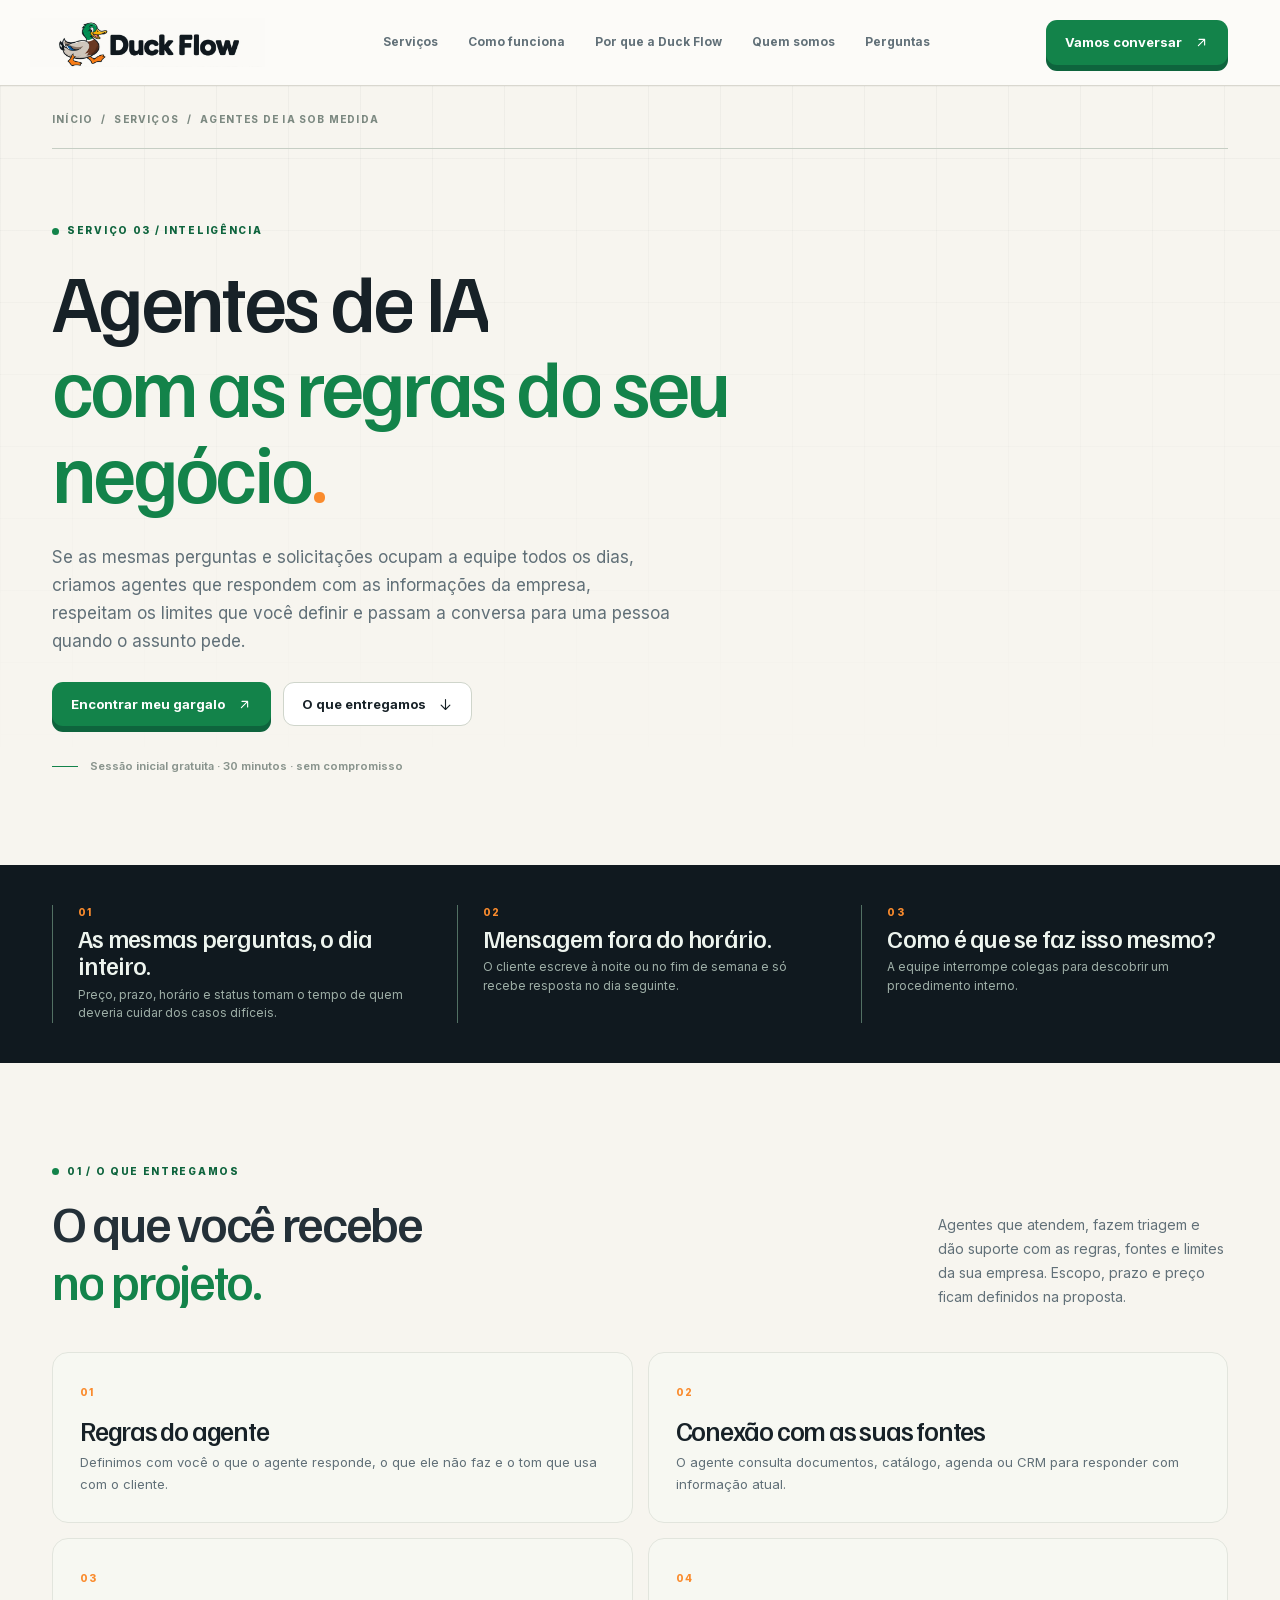
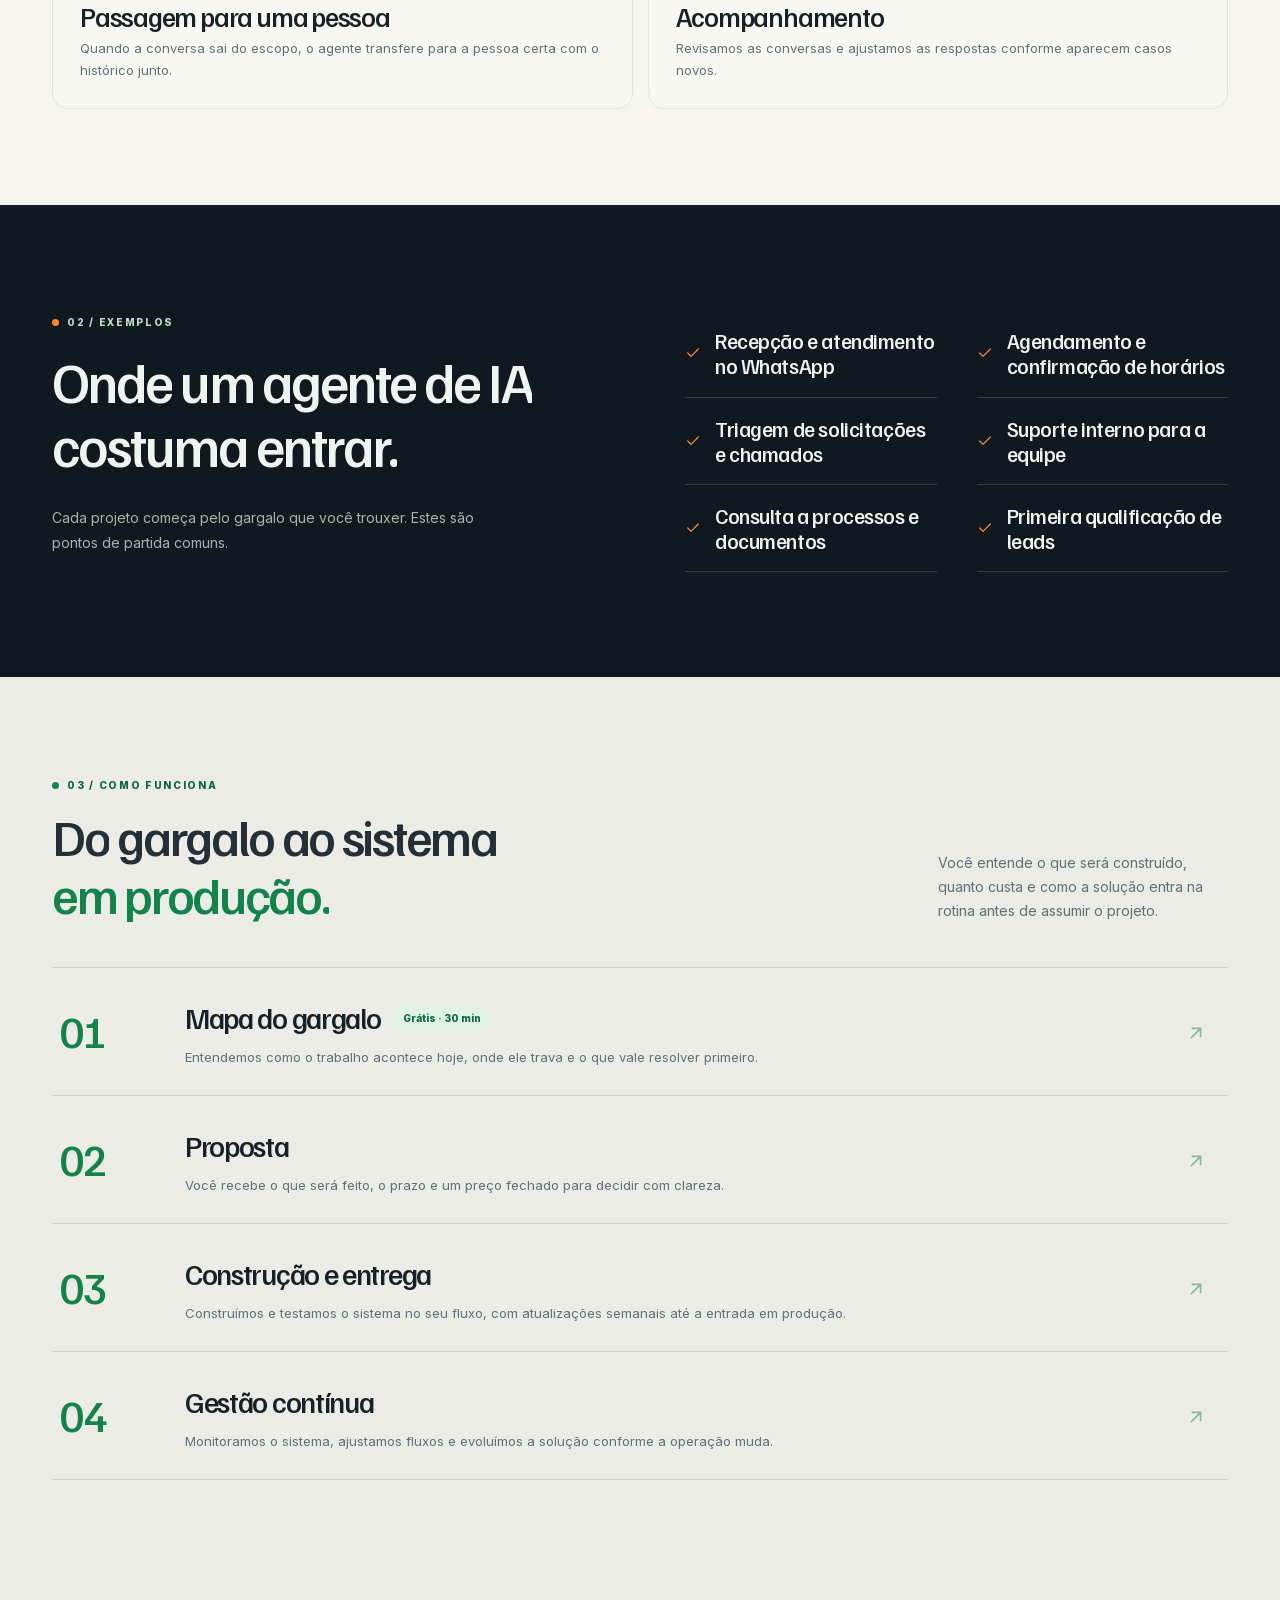
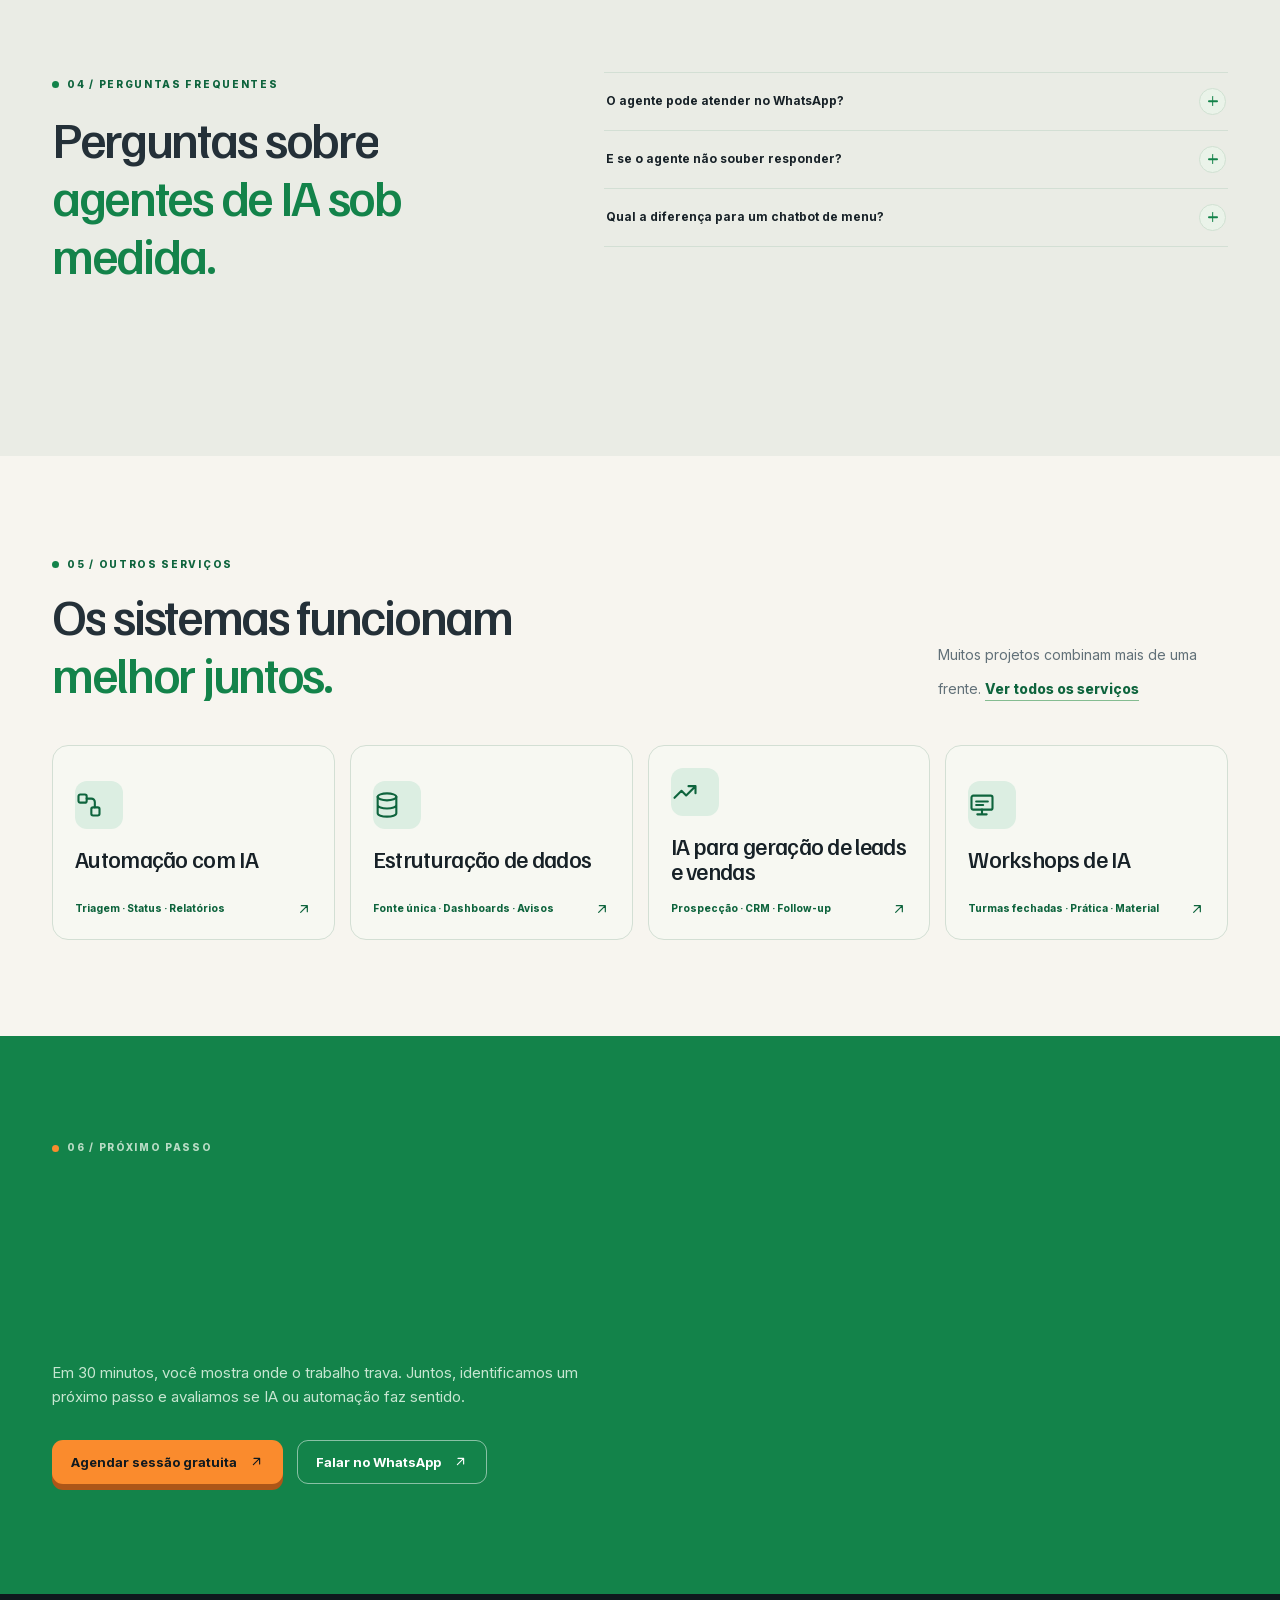
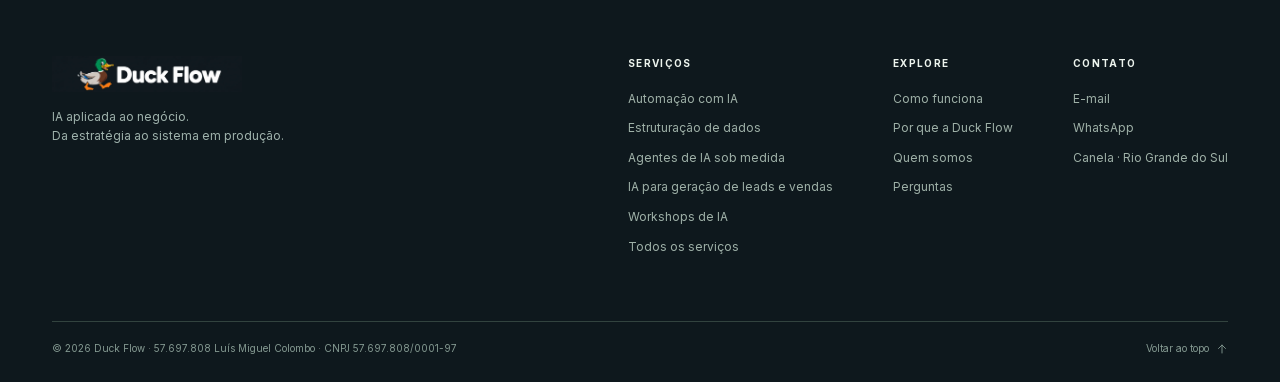
<file: servicos/agentes-de-ia/index.html>
<!doctype html>
<html lang="pt-BR">
<head>
<meta charset="utf-8">
<meta name="viewport" content="width=device-width, initial-scale=1">
<meta name="theme-color" content="#f7f5ef">
<title>Agentes de IA sob medida para empresas | Duck Flow</title>
<meta name="description" content="Agentes de IA com as regras, fontes e limites do seu negócio para atendimento, triagem e suporte interno, inclusive no WhatsApp. Canela, Gramado e todo o Brasil.">
<meta name="robots" content="index, follow, max-image-preview:large">
<link rel="canonical" href="https://duckflow.com.br/servicos/agentes-de-ia/">
<link rel="icon" href="../../favicon.ico" sizes="any" type="image/x-icon">
<link rel="icon" href="../../assets/favicons/favicon-32x32.png" sizes="32x32" type="image/png">
<link rel="apple-touch-icon" href="../../assets/favicons/apple-touch-icon.png" sizes="180x180">
<link rel="manifest" href="../../assets/favicons/site-manifest.json">
<link rel="preload" href="../../assets/brand/familjen-grotesk-latin.woff2" as="font" type="font/woff2" crossorigin>
<link rel="preload" href="../../assets/brand/inter-latin.woff2" as="font" type="font/woff2" crossorigin>
<meta property="og:type" content="website"><meta property="og:locale" content="pt_BR">
<meta property="og:url" content="https://duckflow.com.br/servicos/agentes-de-ia/"><meta property="og:site_name" content="Duck Flow">
<meta property="og:title" content="Agentes de IA sob medida para empresas | Duck Flow">
<meta property="og:description" content="Agentes de IA com as regras, fontes e limites do seu negócio para atendimento, triagem e suporte interno, inclusive no WhatsApp. Canela, Gramado e todo o Brasil.">
<meta property="og:image" content="https://duckflow.com.br/assets/brand/logo-com-texto-dark.webp">
<meta name="twitter:card" content="summary_large_image">
<script>
if (!matchMedia('(prefers-reduced-motion: reduce)').matches && 'IntersectionObserver' in window) {
  document.documentElement.classList.add('motion-ready');
  addEventListener('load', () => {
    if (!document.documentElement.classList.contains('motion-initialized')) {
      document.documentElement.classList.remove('motion-ready');
    }
  }, {once: true});
}
</script><link rel="stylesheet" href="../../assets/css/site.css?v=20260930a">
<script type="application/ld+json">
{"@context":"https://schema.org","@graph":[{"@type":"Service","@id":"https://duckflow.com.br/servicos/agentes-de-ia/#service","name":"Agentes de IA sob medida","serviceType":"Agentes de IA sob medida","description":"Agentes de IA com as regras, fontes e limites do seu negócio para atendimento, triagem e suporte interno, inclusive no WhatsApp. Canela, Gramado e todo o Brasil.","url":"https://duckflow.com.br/servicos/agentes-de-ia/","provider":{"@id":"https://duckflow.com.br/#organization"},"areaServed":["Canela","Gramado","Nova Petrópolis","Serra Gaúcha","Brasil"]},{"@type":"BreadcrumbList","itemListElement":[{"@type":"ListItem","position":1,"name":"Início","item":"https://duckflow.com.br/"},{"@type":"ListItem","position":2,"name":"Serviços","item":"https://duckflow.com.br/servicos/"},{"@type":"ListItem","position":3,"name":"Agentes de IA sob medida","item":"https://duckflow.com.br/servicos/agentes-de-ia/"}]},{"@type":"FAQPage","mainEntity":[{"@type":"Question","name":"O agente pode atender no WhatsApp?","acceptedAnswer":{"@type":"Answer","text":"Pode. O agente pode atender no WhatsApp, no site ou em canais internos. O canal entra na proposta, junto com as regras de atendimento."}},{"@type":"Question","name":"E se o agente não souber responder?","acceptedAnswer":{"@type":"Answer","text":"Ele avisa o cliente e transfere a conversa para uma pessoa. Esse limite é definido e testado antes da entrada em produção."}},{"@type":"Question","name":"Qual a diferença para um chatbot de menu?","acceptedAnswer":{"@type":"Answer","text":"O chatbot de menu segue um roteiro fixo de opções. O agente entende a pergunta do jeito que o cliente escreveu, consulta as informações da empresa e segue as regras definidas com você."}}]}]}
</script>
</head>
<body>
<svg class="icon-sprite" xmlns="http://www.w3.org/2000/svg" aria-hidden="true" focusable="false"><defs>
<symbol id="icon-arrow-up-right" viewBox="0 0 24 24"><path d="M7 17 17 7M8 7h9v9"/></symbol>
<symbol id="icon-arrow-down" viewBox="0 0 24 24"><path d="M12 4v16m-7-7 7 7 7-7"/></symbol>
<symbol id="icon-arrow-up" viewBox="0 0 24 24"><path d="M12 20V4m-7 7 7-7 7 7"/></symbol>
<symbol id="icon-check" viewBox="0 0 24 24"><path d="m4 12 5 5L20 6"/></symbol>
<symbol id="icon-workflow" viewBox="0 0 24 24"><rect x="3" y="3" width="7" height="7" rx="1.5"/><rect x="14" y="14" width="7" height="7" rx="1.5"/><path d="M10 6.5h4a3 3 0 0 1 3 3V14"/></symbol>
<symbol id="icon-database" viewBox="0 0 24 24"><ellipse cx="12" cy="5" rx="8" ry="3"/><path d="M4 5v14c0 1.7 3.6 3 8 3s8-1.3 8-3V5M4 12c0 1.7 3.6 3 8 3s8-1.3 8-3"/></symbol>
<symbol id="icon-bot" viewBox="0 0 24 24"><rect x="4" y="7" width="16" height="13" rx="3"/><path d="M12 3v4M9 16h6"/><circle cx="9" cy="12" r=".75"/><circle cx="15" cy="12" r=".75"/></symbol>
<symbol id="icon-trend" viewBox="0 0 24 24"><path d="M3 17l6-6 4 4 8-8M15 7h6v6"/></symbol>
<symbol id="icon-workshop" viewBox="0 0 24 24"><rect x="3" y="4" width="18" height="12" rx="1.5"/><path d="M12 16v4m-4 0h8M7 9h10m-10 3h6"/></symbol>
<symbol id="icon-sparkle" viewBox="0 0 24 24"><path d="m12 2 1.9 6.1L20 10l-6.1 1.9L12 18l-1.9-6.1L4 10l6.1-1.9L12 2ZM19 17l.7 1.3L21 19l-1.3.7L19 21l-.7-1.3L17 19l1.3-.7L19 17Z"/></symbol>
<symbol id="icon-location" viewBox="0 0 24 24"><path d="M12 21s7-6.1 7-12A7 7 0 0 0 5 9c0 5.9 7 12 7 12Z"/><circle cx="12" cy="9" r="2.5"/></symbol>
</defs></svg>
<a class="skip-link" href="#conteudo">Pular para o conteúdo</a>
<header class="site-header" id="topo"><div class="container header-inner">
<a class="brand" href="../../" aria-label="Duck Flow, página inicial"><img src="../../assets/brand/logo-com-texto-white.webp" width="1600" height="332" alt="Duck Flow"></a>
<nav class="main-nav" id="main-nav" aria-label="Navegação principal"><a href="../../servicos/">Serviços</a><a href="../../#como-funciona">Como funciona</a><a href="../../#diferenciais">Por que a Duck Flow</a><a href="../../#quem-somos">Quem somos</a><a href="../../#perguntas">Perguntas</a></nav>
<a class="button button-primary header-cta" href="../../#contato">Vamos conversar <svg class="icon" aria-hidden="true" focusable="false"><use href="#icon-arrow-up-right"></use></svg></a>
<button class="menu-toggle" type="button" aria-controls="main-nav" aria-expanded="false" aria-label="Abrir menu"><span></span><span></span></button>
</div></header>
<main id="conteudo">
<section class="page-hero" aria-labelledby="hero-title"><div class="container">
<nav class="breadcrumb" aria-label="Você está em"><ol><li><a href="../../">Início</a></li><li><a href="../../servicos/">Serviços</a></li><li aria-current="page">Agentes de IA sob medida</li></ol></nav>
<span class="eyebrow">Serviço 03 / Inteligência</span><h1 id="hero-title" data-text-reveal>Agentes de IA<br><em>com as regras do seu negócio</em><span class="hero-period">.</span></h1><p class="hero-lede" data-text-fade>Se as mesmas perguntas e solicitações ocupam a equipe todos os dias, criamos agentes que respondem com as informações da empresa, respeitam os limites que você definir e passam a conversa para uma pessoa quando o assunto pede.</p><div class="hero-actions"><a class="button button-primary" href="#contato">Encontrar meu gargalo <svg class="icon" aria-hidden="true" focusable="false"><use href="#icon-arrow-up-right"></use></svg></a><a class="button button-outline" href="#entregas">O que entregamos <svg class="icon" aria-hidden="true" focusable="false"><use href="#icon-arrow-down"></use></svg></a></div><p class="hero-note"><span class="note-line"></span> Sessão inicial gratuita · 30 minutos · sem compromisso</p>
</div></section>
<section class="signal-strip" aria-label="Quando faz sentido"><div class="container signal-grid"><div><span class="signal-number">01</span><strong>As mesmas perguntas, o dia inteiro.</strong><p>Preço, prazo, horário e status tomam o tempo de quem deveria cuidar dos casos difíceis.</p></div><div><span class="signal-number">02</span><strong>Mensagem fora do horário.</strong><p>O cliente escreve à noite ou no fim de semana e só recebe resposta no dia seguinte.</p></div><div><span class="signal-number">03</span><strong>Como é que se faz isso mesmo?</strong><p>A equipe interrompe colegas para descobrir um procedimento interno.</p></div></div></section>
<section class="section services" id="entregas" aria-labelledby="entregas-title"><div class="container"><div class="section-heading" data-text-fade-child><div><span class="eyebrow">01 / O que entregamos</span><h2 id="entregas-title" data-text-reveal>O que você recebe<br><em>no projeto.</em></h2></div><p>Agentes que atendem, fazem triagem e dão suporte com as regras, fontes e limites da sua empresa. Escopo, prazo e preço ficam definidos na proposta.</p></div><div class="deliver-grid"><article><span>01</span><h3>Regras do agente</h3><p>Definimos com você o que o agente responde, o que ele não faz e o tom que usa com o cliente.</p></article><article><span>02</span><h3>Conexão com as suas fontes</h3><p>O agente consulta documentos, catálogo, agenda ou CRM para responder com informação atual.</p></article><article><span>03</span><h3>Passagem para uma pessoa</h3><p>Quando a conversa sai do escopo, o agente transfere para a pessoa certa com o histórico junto.</p></article><article><span>04</span><h3>Acompanhamento</h3><p>Revisamos as conversas e ajustamos as respostas conforme aparecem casos novos.</p></article></div></div></section>
<section class="dark-panel" aria-labelledby="aplicacoes-title"><div class="container dark-grid"><div class="dark-intro" data-text-fade-child><span class="eyebrow light">02 / Exemplos</span><h2 id="aplicacoes-title" data-text-reveal>Onde um agente de IA costuma entrar.</h2><p>Cada projeto começa pelo gargalo que você trouxer. Estes são pontos de partida comuns.</p></div><ul class="use-list"><li><svg class="icon" aria-hidden="true" focusable="false"><use href="#icon-check"></use></svg>Recepção e atendimento no WhatsApp</li><li><svg class="icon" aria-hidden="true" focusable="false"><use href="#icon-check"></use></svg>Agendamento e confirmação de horários</li><li><svg class="icon" aria-hidden="true" focusable="false"><use href="#icon-check"></use></svg>Triagem de solicitações e chamados</li><li><svg class="icon" aria-hidden="true" focusable="false"><use href="#icon-check"></use></svg>Suporte interno para a equipe</li><li><svg class="icon" aria-hidden="true" focusable="false"><use href="#icon-check"></use></svg>Consulta a processos e documentos</li><li><svg class="icon" aria-hidden="true" focusable="false"><use href="#icon-check"></use></svg>Primeira qualificação de leads</li></ul></div></section>
<section class="section approach" aria-labelledby="processo-title"><div class="container"><div class="section-heading" data-text-fade-child><div><span class="eyebrow">03 / Como funciona</span><h2 id="processo-title" data-text-reveal>Do gargalo ao sistema<br><em>em produção.</em></h2></div><p>Você entende o que será construído, quanto custa e como a solução entra na rotina antes de assumir o projeto.</p></div><div class="process-list"><article><span class="process-num">01</span><div><h3>Mapa do gargalo <span class="pill">Grátis · 30 min</span></h3><p>Entendemos como o trabalho acontece hoje, onde ele trava e o que vale resolver primeiro.</p></div><span class="process-arrow" aria-hidden="true"><svg class="icon" aria-hidden="true" focusable="false"><use href="#icon-arrow-up-right"></use></svg></span></article><article><span class="process-num">02</span><div><h3>Proposta</h3><p>Você recebe o que será feito, o prazo e um preço fechado para decidir com clareza.</p></div><span class="process-arrow" aria-hidden="true"><svg class="icon" aria-hidden="true" focusable="false"><use href="#icon-arrow-up-right"></use></svg></span></article><article><span class="process-num">03</span><div><h3>Construção e entrega</h3><p>Construímos e testamos o sistema no seu fluxo, com atualizações semanais até a entrada em produção.</p></div><span class="process-arrow" aria-hidden="true"><svg class="icon" aria-hidden="true" focusable="false"><use href="#icon-arrow-up-right"></use></svg></span></article><article><span class="process-num">04</span><div><h3>Gestão contínua</h3><p>Monitoramos o sistema, ajustamos fluxos e evoluímos a solução conforme a operação muda.</p></div><span class="process-arrow" aria-hidden="true"><svg class="icon" aria-hidden="true" focusable="false"><use href="#icon-arrow-up-right"></use></svg></span></article></div></div></section>
<section class="section faq-section" aria-labelledby="faq-title"><div class="container faq-grid"><div><span class="eyebrow">04 / Perguntas frequentes</span><h2 id="faq-title" data-text-reveal>Perguntas sobre<br><em>agentes de IA sob medida.</em></h2><p>Não encontrou a sua? Pergunte na sessão gratuita.</p></div><div class="faq-list">
<div class="faq-row"><button class="faq-q" type="button" id="agentes-de-ia-q-1" aria-expanded="false" aria-controls="agentes-de-ia-a-1"><span>O agente pode atender no WhatsApp?</span><span class="faq-icon" aria-hidden="true"></span></button><div class="faq-answer" id="agentes-de-ia-a-1" role="region" aria-labelledby="agentes-de-ia-q-1" aria-hidden="true"><div class="faq-answer-inner"><p>Pode. O agente pode atender no WhatsApp, no site ou em canais internos. O canal entra na proposta, junto com as regras de atendimento.</p></div></div></div>
<div class="faq-row"><button class="faq-q" type="button" id="agentes-de-ia-q-2" aria-expanded="false" aria-controls="agentes-de-ia-a-2"><span>E se o agente não souber responder?</span><span class="faq-icon" aria-hidden="true"></span></button><div class="faq-answer" id="agentes-de-ia-a-2" role="region" aria-labelledby="agentes-de-ia-q-2" aria-hidden="true"><div class="faq-answer-inner"><p>Ele avisa o cliente e transfere a conversa para uma pessoa. Esse limite é definido e testado antes da entrada em produção.</p></div></div></div>
<div class="faq-row"><button class="faq-q" type="button" id="agentes-de-ia-q-3" aria-expanded="false" aria-controls="agentes-de-ia-a-3"><span>Qual a diferença para um chatbot de menu?</span><span class="faq-icon" aria-hidden="true"></span></button><div class="faq-answer" id="agentes-de-ia-a-3" role="region" aria-labelledby="agentes-de-ia-q-3" aria-hidden="true"><div class="faq-answer-inner"><p>O chatbot de menu segue um roteiro fixo de opções. O agente entende a pergunta do jeito que o cliente escreveu, consulta as informações da empresa e segue as regras definidas com você.</p></div></div></div>
</div></div></section>
<section class="section services" aria-labelledby="outros-title"><div class="container"><div class="section-heading" data-text-fade-child><div><span class="eyebrow">05 / Outros serviços</span><h2 id="outros-title" data-text-reveal>Os sistemas funcionam<br><em>melhor juntos.</em></h2></div><p>Muitos projetos combinam mais de uma frente. <a class="inline-link" href="../../servicos/">Ver todos os serviços</a></p></div><div class="related-grid"><a href="../../servicos/automacao-com-ia/"><span class="service-icon"><svg class="icon" aria-hidden="true" focusable="false"><use href="#icon-workflow"></use></svg></span><strong>Automação com IA</strong><span>Triagem · Status · Relatórios <svg class="icon" aria-hidden="true" focusable="false"><use href="#icon-arrow-up-right"></use></svg></span></a><a href="../../servicos/estruturacao-de-dados/"><span class="service-icon"><svg class="icon" aria-hidden="true" focusable="false"><use href="#icon-database"></use></svg></span><strong>Estruturação de dados</strong><span>Fonte única · Dashboards · Avisos <svg class="icon" aria-hidden="true" focusable="false"><use href="#icon-arrow-up-right"></use></svg></span></a><a href="../../servicos/ia-para-vendas/"><span class="service-icon"><svg class="icon" aria-hidden="true" focusable="false"><use href="#icon-trend"></use></svg></span><strong>IA para geração de leads e vendas</strong><span>Prospecção · CRM · Follow-up <svg class="icon" aria-hidden="true" focusable="false"><use href="#icon-arrow-up-right"></use></svg></span></a><a href="../../servicos/workshops-de-ia/"><span class="service-icon"><svg class="icon" aria-hidden="true" focusable="false"><use href="#icon-workshop"></use></svg></span><strong>Workshops de IA</strong><span>Turmas fechadas · Prática · Material <svg class="icon" aria-hidden="true" focusable="false"><use href="#icon-arrow-up-right"></use></svg></span></a></div></div></section>
<section class="contact-section cta-band" id="contato" aria-labelledby="contato-title"><div class="container"><div class="contact-heading" data-text-fade-child><span class="eyebrow light">06 / Próximo passo</span><h2 id="contato-title" data-text-reveal>Traga o problema.<br><em>Encontramos o começo.</em></h2><p>Em 30 minutos, você mostra onde o trabalho trava. Juntos, identificamos um próximo passo e avaliamos se IA ou automação faz sentido.</p><div class="cta-actions"><a class="button button-orange" href="../../#contato">Agendar sessão gratuita <svg class="icon" aria-hidden="true" focusable="false"><use href="#icon-arrow-up-right"></use></svg></a><a class="button button-outline" href="https://wa.me/5554984384244?text=Ol%C3%A1%2C%20Duck%20Flow%21%20Quero%20conversar%20sobre%20Agentes%20de%20IA%20sob%20medida." target="_blank" rel="noopener noreferrer">Falar no WhatsApp <svg class="icon" aria-hidden="true" focusable="false"><use href="#icon-arrow-up-right"></use></svg></a></div></div></div></section>
</main>
<footer class="site-footer"><div class="container"><div class="footer-main"><div><a href="../../" class="footer-brand" aria-label="Duck Flow, página inicial"><img src="../../assets/brand/logo-com-texto-dark.webp" alt="Duck Flow" width="220" height="90"></a><p>IA aplicada ao negócio.<br>Da estratégia ao sistema em produção.</p></div><div class="footer-links"><div><strong>Serviços</strong><a href="../../servicos/automacao-com-ia/">Automação com IA</a><a href="../../servicos/estruturacao-de-dados/">Estruturação de dados</a><a href="../../servicos/agentes-de-ia/">Agentes de IA sob medida</a><a href="../../servicos/ia-para-vendas/">IA para geração de leads e vendas</a><a href="../../servicos/workshops-de-ia/">Workshops de IA</a><a href="../../servicos/">Todos os serviços</a></div><div><strong>Explore</strong><a href="../../#como-funciona">Como funciona</a><a href="../../#diferenciais">Por que a Duck Flow</a><a href="../../#quem-somos">Quem somos</a><a href="../../#perguntas">Perguntas</a></div><div><strong>Contato</strong><a href="mailto:lmiguelcolombo@gmail.com">E-mail</a><a href="https://wa.me/5554984384244" target="_blank" rel="noopener noreferrer">WhatsApp</a><span>Canela · Rio Grande do Sul</span></div></div></div><div class="footer-bottom"><span>© 2026 Duck Flow · 57.697.808 Luís Miguel Colombo · CNPJ 57.697.808/0001-97</span><a href="#topo">Voltar ao topo <svg class="icon" aria-hidden="true" focusable="false"><use href="#icon-arrow-up"></use></svg></a></div></div></footer>
<script src="../../assets/js/site.js?v=20260926c" defer></script>
<script src="../../assets/js/text-motion.js?v=20260930a" defer></script>
</body>
</html>
</file>
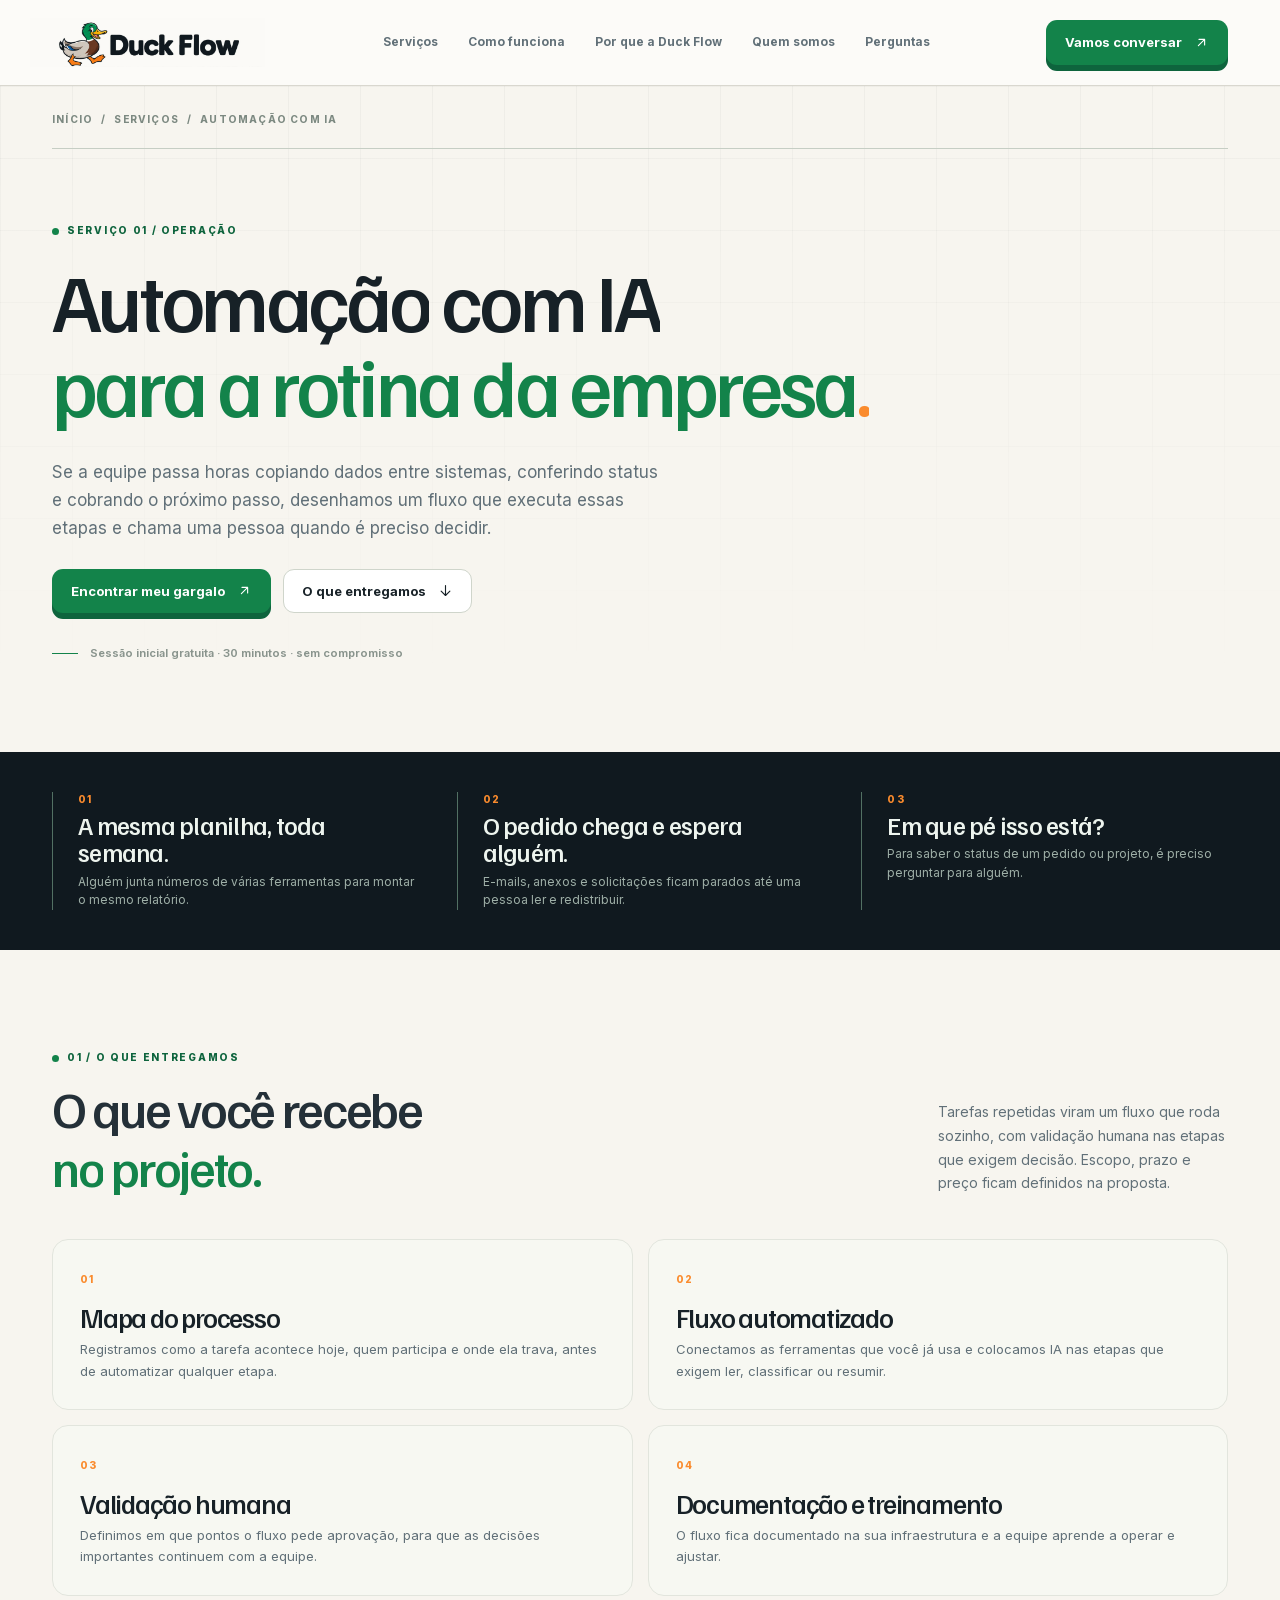
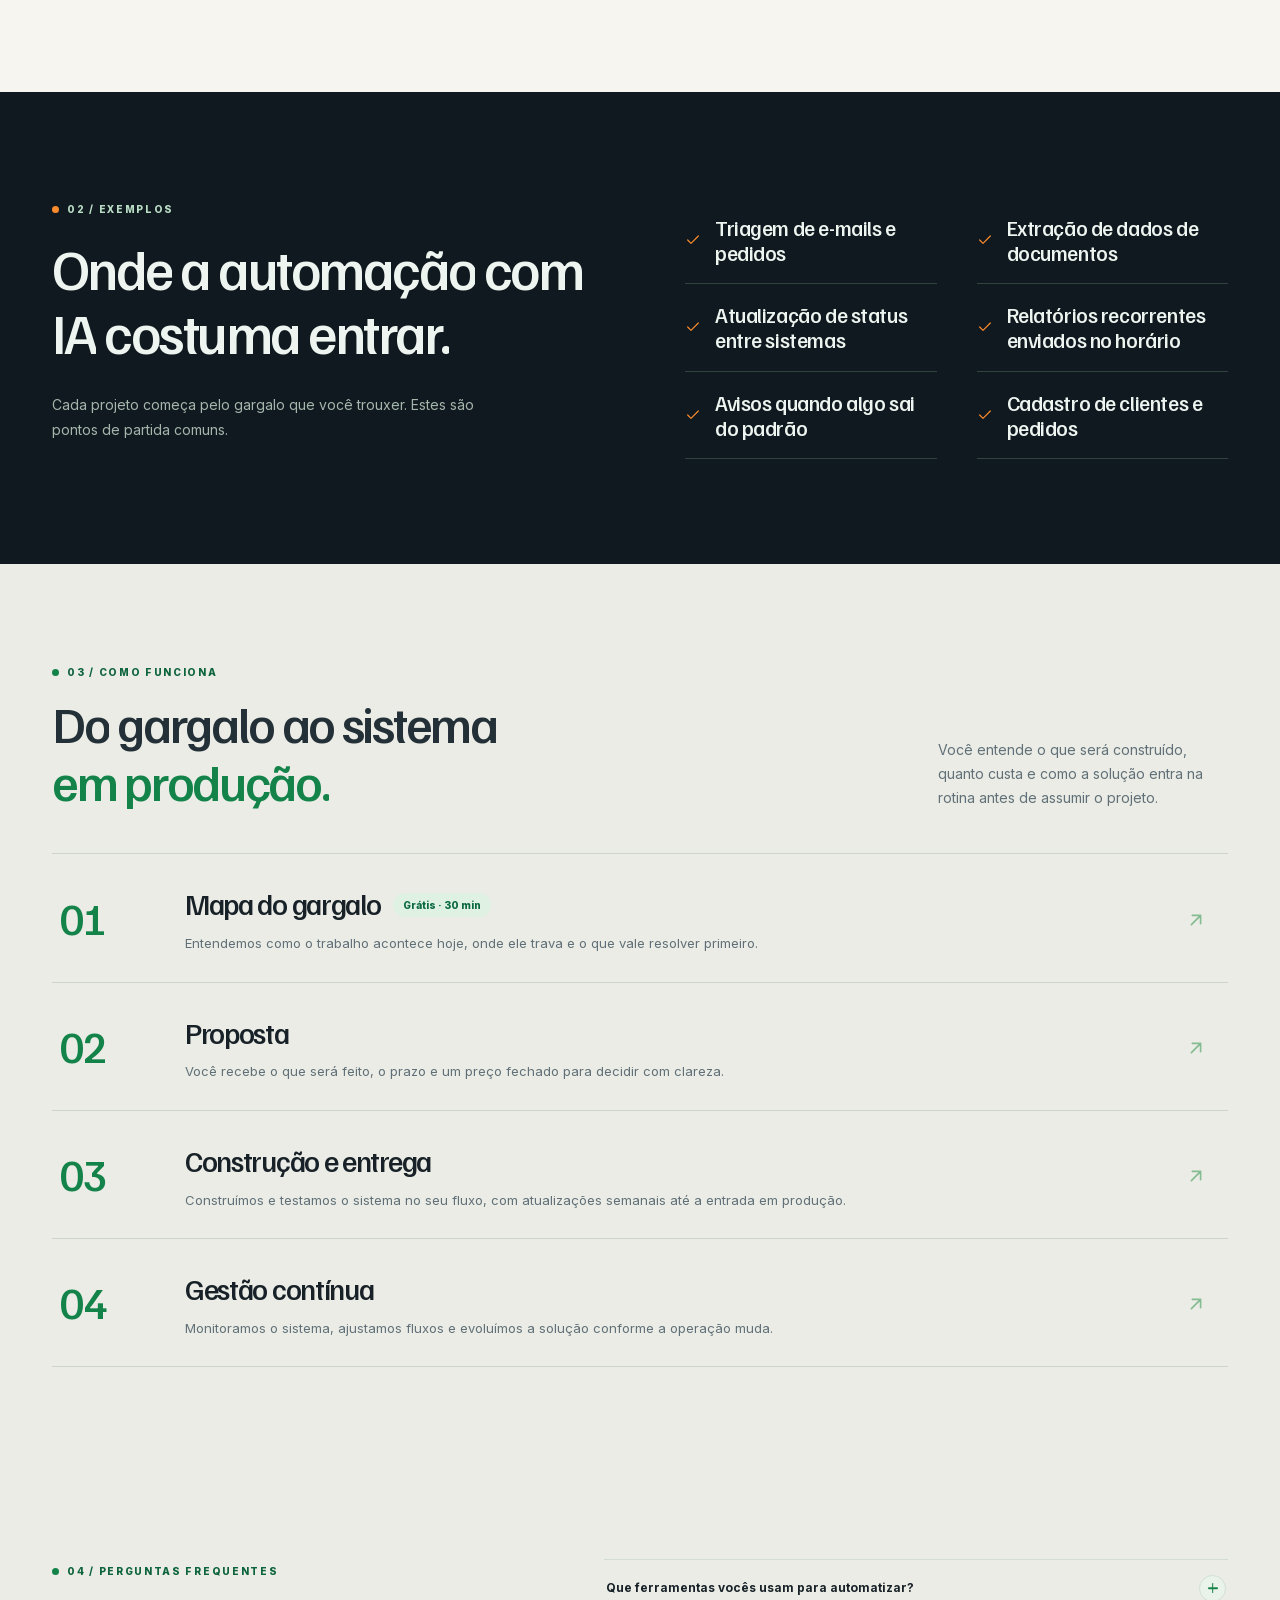
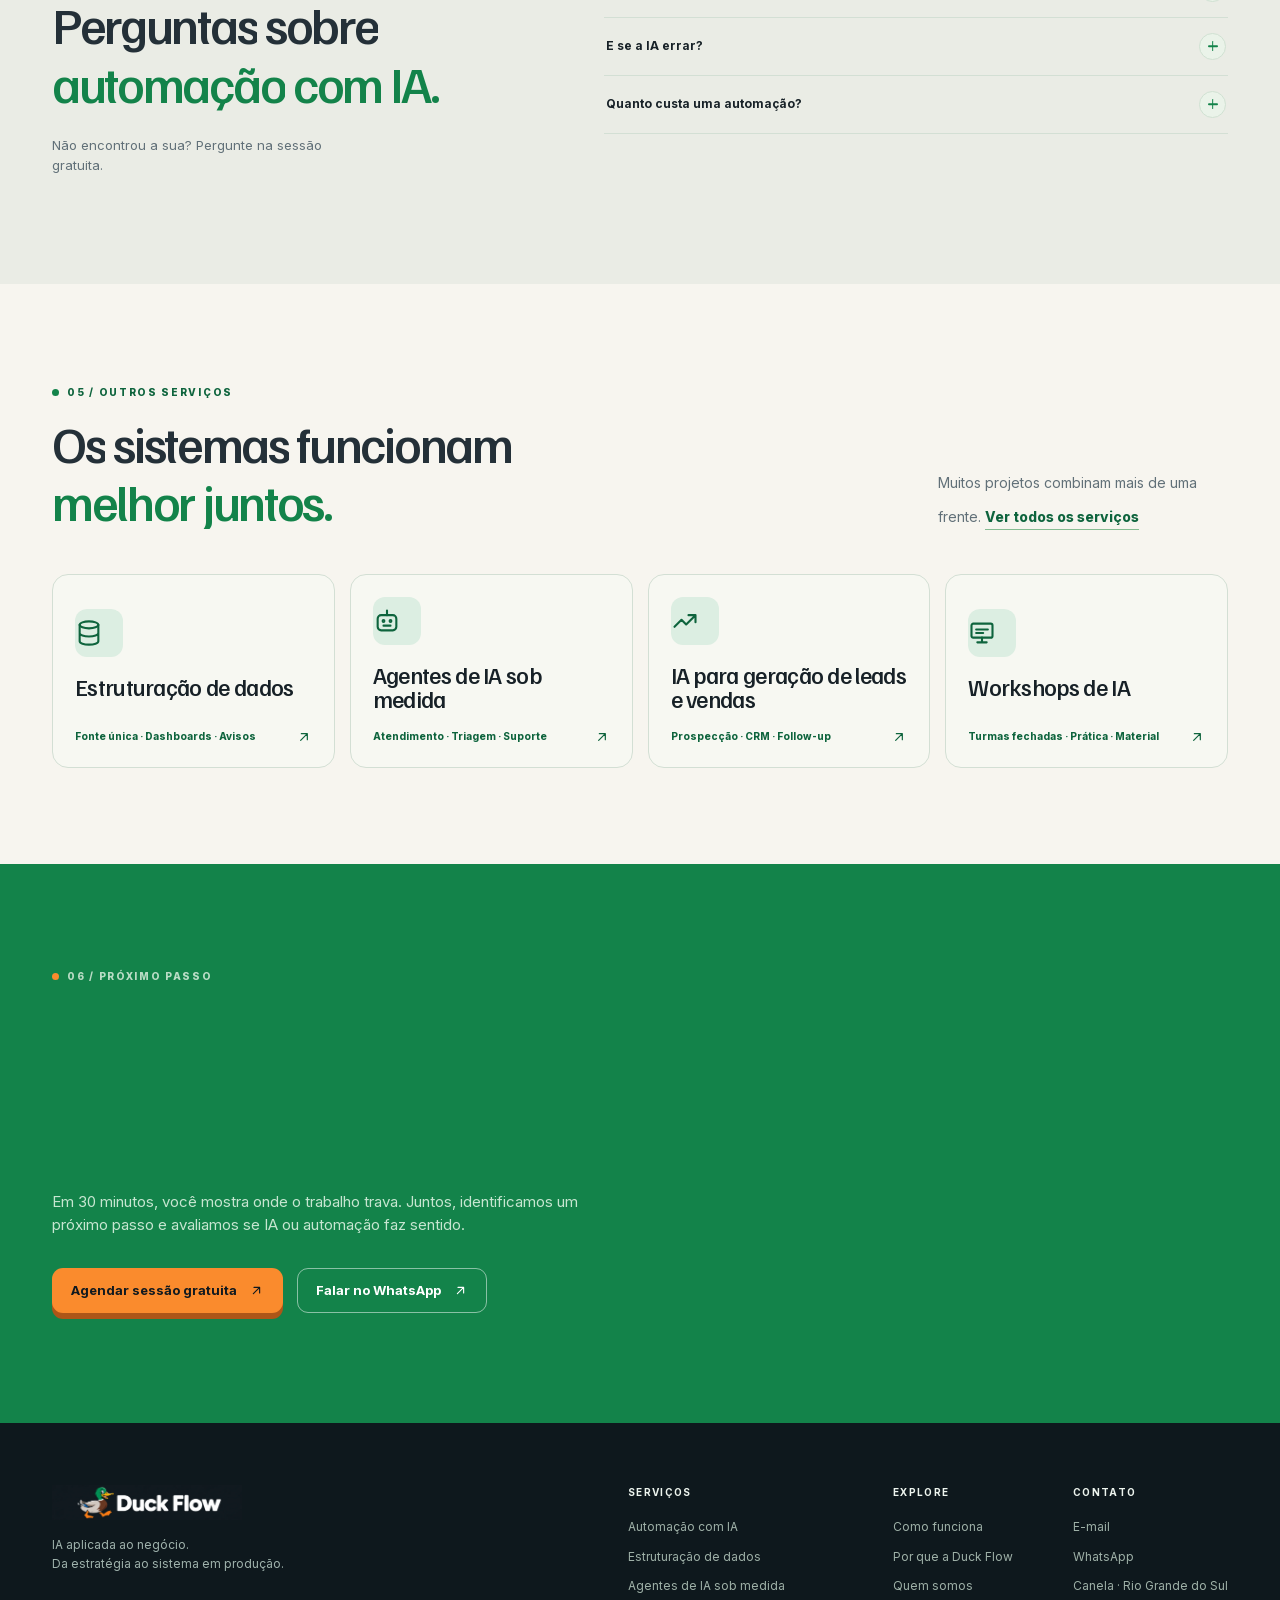
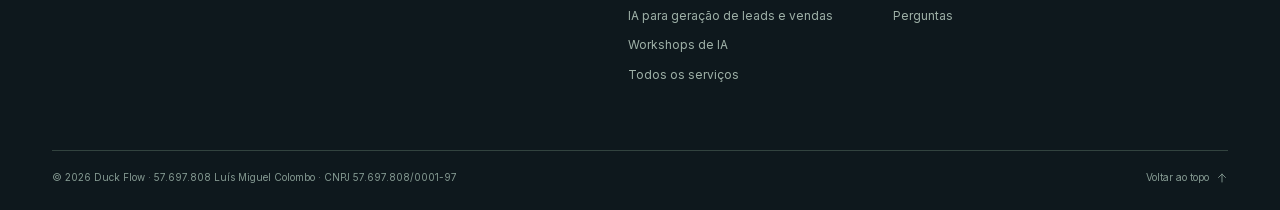
<file: servicos/automacao-com-ia/index.html>
<!doctype html>
<html lang="pt-BR">
<head>
<meta charset="utf-8">
<meta name="viewport" content="width=device-width, initial-scale=1">
<meta name="theme-color" content="#f7f5ef">
<title>Automação com IA para empresas | Duck Flow</title>
<meta name="description" content="Automação com IA para tirar da equipe tarefas repetidas, como triagem, atualização de status e relatórios. Preço fechado por projeto. Canela, Gramado e todo o Brasil.">
<meta name="robots" content="index, follow, max-image-preview:large">
<link rel="canonical" href="https://duckflow.com.br/servicos/automacao-com-ia/">
<link rel="icon" href="../../favicon.ico" sizes="any" type="image/x-icon">
<link rel="icon" href="../../assets/favicons/favicon-32x32.png" sizes="32x32" type="image/png">
<link rel="apple-touch-icon" href="../../assets/favicons/apple-touch-icon.png" sizes="180x180">
<link rel="manifest" href="../../assets/favicons/site-manifest.json">
<link rel="preload" href="../../assets/brand/familjen-grotesk-latin.woff2" as="font" type="font/woff2" crossorigin>
<link rel="preload" href="../../assets/brand/inter-latin.woff2" as="font" type="font/woff2" crossorigin>
<meta property="og:type" content="website"><meta property="og:locale" content="pt_BR">
<meta property="og:url" content="https://duckflow.com.br/servicos/automacao-com-ia/"><meta property="og:site_name" content="Duck Flow">
<meta property="og:title" content="Automação com IA para empresas | Duck Flow">
<meta property="og:description" content="Automação com IA para tirar da equipe tarefas repetidas, como triagem, atualização de status e relatórios. Preço fechado por projeto. Canela, Gramado e todo o Brasil.">
<meta property="og:image" content="https://duckflow.com.br/assets/brand/logo-com-texto-dark.webp">
<meta name="twitter:card" content="summary_large_image">
<script>
if (!matchMedia('(prefers-reduced-motion: reduce)').matches && 'IntersectionObserver' in window) {
  document.documentElement.classList.add('motion-ready');
  addEventListener('load', () => {
    if (!document.documentElement.classList.contains('motion-initialized')) {
      document.documentElement.classList.remove('motion-ready');
    }
  }, {once: true});
}
</script><link rel="stylesheet" href="../../assets/css/site.css?v=20260930a">
<script type="application/ld+json">
{"@context":"https://schema.org","@graph":[{"@type":"Service","@id":"https://duckflow.com.br/servicos/automacao-com-ia/#service","name":"Automação com IA","serviceType":"Automação com IA","description":"Automação com IA para tirar da equipe tarefas repetidas, como triagem, atualização de status e relatórios. Preço fechado por projeto. Canela, Gramado e todo o Brasil.","url":"https://duckflow.com.br/servicos/automacao-com-ia/","provider":{"@id":"https://duckflow.com.br/#organization"},"areaServed":["Canela","Gramado","Nova Petrópolis","Serra Gaúcha","Brasil"]},{"@type":"BreadcrumbList","itemListElement":[{"@type":"ListItem","position":1,"name":"Início","item":"https://duckflow.com.br/"},{"@type":"ListItem","position":2,"name":"Serviços","item":"https://duckflow.com.br/servicos/"},{"@type":"ListItem","position":3,"name":"Automação com IA","item":"https://duckflow.com.br/servicos/automacao-com-ia/"}]},{"@type":"FAQPage","mainEntity":[{"@type":"Question","name":"Que ferramentas vocês usam para automatizar?","acceptedAnswer":{"@type":"Answer","text":"Escolhemos depois de entender o processo. Integramos as ferramentas que sua empresa já usa, e a proposta indica qualquer ferramenta nova e o custo dela."}},{"@type":"Question","name":"E se a IA errar?","acceptedAnswer":{"@type":"Answer","text":"As etapas em que um erro custa caro passam por validação humana. Antes da entrada em produção, testamos o fluxo com casos reais da sua operação."}},{"@type":"Question","name":"Quanto custa uma automação?","acceptedAnswer":{"@type":"Answer","text":"O preço é fechado por projeto e depende do escopo. Ele vem na proposta, depois da sessão gratuita de 30 minutos."}}]}]}
</script>
</head>
<body>
<svg class="icon-sprite" xmlns="http://www.w3.org/2000/svg" aria-hidden="true" focusable="false"><defs>
<symbol id="icon-arrow-up-right" viewBox="0 0 24 24"><path d="M7 17 17 7M8 7h9v9"/></symbol>
<symbol id="icon-arrow-down" viewBox="0 0 24 24"><path d="M12 4v16m-7-7 7 7 7-7"/></symbol>
<symbol id="icon-arrow-up" viewBox="0 0 24 24"><path d="M12 20V4m-7 7 7-7 7 7"/></symbol>
<symbol id="icon-check" viewBox="0 0 24 24"><path d="m4 12 5 5L20 6"/></symbol>
<symbol id="icon-workflow" viewBox="0 0 24 24"><rect x="3" y="3" width="7" height="7" rx="1.5"/><rect x="14" y="14" width="7" height="7" rx="1.5"/><path d="M10 6.5h4a3 3 0 0 1 3 3V14"/></symbol>
<symbol id="icon-database" viewBox="0 0 24 24"><ellipse cx="12" cy="5" rx="8" ry="3"/><path d="M4 5v14c0 1.7 3.6 3 8 3s8-1.3 8-3V5M4 12c0 1.7 3.6 3 8 3s8-1.3 8-3"/></symbol>
<symbol id="icon-bot" viewBox="0 0 24 24"><rect x="4" y="7" width="16" height="13" rx="3"/><path d="M12 3v4M9 16h6"/><circle cx="9" cy="12" r=".75"/><circle cx="15" cy="12" r=".75"/></symbol>
<symbol id="icon-trend" viewBox="0 0 24 24"><path d="M3 17l6-6 4 4 8-8M15 7h6v6"/></symbol>
<symbol id="icon-workshop" viewBox="0 0 24 24"><rect x="3" y="4" width="18" height="12" rx="1.5"/><path d="M12 16v4m-4 0h8M7 9h10m-10 3h6"/></symbol>
<symbol id="icon-sparkle" viewBox="0 0 24 24"><path d="m12 2 1.9 6.1L20 10l-6.1 1.9L12 18l-1.9-6.1L4 10l6.1-1.9L12 2ZM19 17l.7 1.3L21 19l-1.3.7L19 21l-.7-1.3L17 19l1.3-.7L19 17Z"/></symbol>
<symbol id="icon-location" viewBox="0 0 24 24"><path d="M12 21s7-6.1 7-12A7 7 0 0 0 5 9c0 5.9 7 12 7 12Z"/><circle cx="12" cy="9" r="2.5"/></symbol>
</defs></svg>
<a class="skip-link" href="#conteudo">Pular para o conteúdo</a>
<header class="site-header" id="topo"><div class="container header-inner">
<a class="brand" href="../../" aria-label="Duck Flow, página inicial"><img src="../../assets/brand/logo-com-texto-white.webp" width="1600" height="332" alt="Duck Flow"></a>
<nav class="main-nav" id="main-nav" aria-label="Navegação principal"><a href="../../servicos/">Serviços</a><a href="../../#como-funciona">Como funciona</a><a href="../../#diferenciais">Por que a Duck Flow</a><a href="../../#quem-somos">Quem somos</a><a href="../../#perguntas">Perguntas</a></nav>
<a class="button button-primary header-cta" href="../../#contato">Vamos conversar <svg class="icon" aria-hidden="true" focusable="false"><use href="#icon-arrow-up-right"></use></svg></a>
<button class="menu-toggle" type="button" aria-controls="main-nav" aria-expanded="false" aria-label="Abrir menu"><span></span><span></span></button>
</div></header>
<main id="conteudo">
<section class="page-hero" aria-labelledby="hero-title"><div class="container">
<nav class="breadcrumb" aria-label="Você está em"><ol><li><a href="../../">Início</a></li><li><a href="../../servicos/">Serviços</a></li><li aria-current="page">Automação com IA</li></ol></nav>
<span class="eyebrow">Serviço 01 / Operação</span><h1 id="hero-title" data-text-reveal>Automação com IA<br><em>para a rotina da empresa</em><span class="hero-period">.</span></h1><p class="hero-lede" data-text-fade>Se a equipe passa horas copiando dados entre sistemas, conferindo status e cobrando o próximo passo, desenhamos um fluxo que executa essas etapas e chama uma pessoa quando é preciso decidir.</p><div class="hero-actions"><a class="button button-primary" href="#contato">Encontrar meu gargalo <svg class="icon" aria-hidden="true" focusable="false"><use href="#icon-arrow-up-right"></use></svg></a><a class="button button-outline" href="#entregas">O que entregamos <svg class="icon" aria-hidden="true" focusable="false"><use href="#icon-arrow-down"></use></svg></a></div><p class="hero-note"><span class="note-line"></span> Sessão inicial gratuita · 30 minutos · sem compromisso</p>
</div></section>
<section class="signal-strip" aria-label="Quando faz sentido"><div class="container signal-grid"><div><span class="signal-number">01</span><strong>A mesma planilha, toda semana.</strong><p>Alguém junta números de várias ferramentas para montar o mesmo relatório.</p></div><div><span class="signal-number">02</span><strong>O pedido chega e espera alguém.</strong><p>E-mails, anexos e solicitações ficam parados até uma pessoa ler e redistribuir.</p></div><div><span class="signal-number">03</span><strong>Em que pé isso está?</strong><p>Para saber o status de um pedido ou projeto, é preciso perguntar para alguém.</p></div></div></section>
<section class="section services" id="entregas" aria-labelledby="entregas-title"><div class="container"><div class="section-heading" data-text-fade-child><div><span class="eyebrow">01 / O que entregamos</span><h2 id="entregas-title" data-text-reveal>O que você recebe<br><em>no projeto.</em></h2></div><p>Tarefas repetidas viram um fluxo que roda sozinho, com validação humana nas etapas que exigem decisão. Escopo, prazo e preço ficam definidos na proposta.</p></div><div class="deliver-grid"><article><span>01</span><h3>Mapa do processo</h3><p>Registramos como a tarefa acontece hoje, quem participa e onde ela trava, antes de automatizar qualquer etapa.</p></article><article><span>02</span><h3>Fluxo automatizado</h3><p>Conectamos as ferramentas que você já usa e colocamos IA nas etapas que exigem ler, classificar ou resumir.</p></article><article><span>03</span><h3>Validação humana</h3><p>Definimos em que pontos o fluxo pede aprovação, para que as decisões importantes continuem com a equipe.</p></article><article><span>04</span><h3>Documentação e treinamento</h3><p>O fluxo fica documentado na sua infraestrutura e a equipe aprende a operar e ajustar.</p></article></div></div></section>
<section class="dark-panel" aria-labelledby="aplicacoes-title"><div class="container dark-grid"><div class="dark-intro" data-text-fade-child><span class="eyebrow light">02 / Exemplos</span><h2 id="aplicacoes-title" data-text-reveal>Onde a automação com IA costuma entrar.</h2><p>Cada projeto começa pelo gargalo que você trouxer. Estes são pontos de partida comuns.</p></div><ul class="use-list"><li><svg class="icon" aria-hidden="true" focusable="false"><use href="#icon-check"></use></svg>Triagem de e-mails e pedidos</li><li><svg class="icon" aria-hidden="true" focusable="false"><use href="#icon-check"></use></svg>Extração de dados de documentos</li><li><svg class="icon" aria-hidden="true" focusable="false"><use href="#icon-check"></use></svg>Atualização de status entre sistemas</li><li><svg class="icon" aria-hidden="true" focusable="false"><use href="#icon-check"></use></svg>Relatórios recorrentes enviados no horário</li><li><svg class="icon" aria-hidden="true" focusable="false"><use href="#icon-check"></use></svg>Avisos quando algo sai do padrão</li><li><svg class="icon" aria-hidden="true" focusable="false"><use href="#icon-check"></use></svg>Cadastro de clientes e pedidos</li></ul></div></section>
<section class="section approach" aria-labelledby="processo-title"><div class="container"><div class="section-heading" data-text-fade-child><div><span class="eyebrow">03 / Como funciona</span><h2 id="processo-title" data-text-reveal>Do gargalo ao sistema<br><em>em produção.</em></h2></div><p>Você entende o que será construído, quanto custa e como a solução entra na rotina antes de assumir o projeto.</p></div><div class="process-list"><article><span class="process-num">01</span><div><h3>Mapa do gargalo <span class="pill">Grátis · 30 min</span></h3><p>Entendemos como o trabalho acontece hoje, onde ele trava e o que vale resolver primeiro.</p></div><span class="process-arrow" aria-hidden="true"><svg class="icon" aria-hidden="true" focusable="false"><use href="#icon-arrow-up-right"></use></svg></span></article><article><span class="process-num">02</span><div><h3>Proposta</h3><p>Você recebe o que será feito, o prazo e um preço fechado para decidir com clareza.</p></div><span class="process-arrow" aria-hidden="true"><svg class="icon" aria-hidden="true" focusable="false"><use href="#icon-arrow-up-right"></use></svg></span></article><article><span class="process-num">03</span><div><h3>Construção e entrega</h3><p>Construímos e testamos o sistema no seu fluxo, com atualizações semanais até a entrada em produção.</p></div><span class="process-arrow" aria-hidden="true"><svg class="icon" aria-hidden="true" focusable="false"><use href="#icon-arrow-up-right"></use></svg></span></article><article><span class="process-num">04</span><div><h3>Gestão contínua</h3><p>Monitoramos o sistema, ajustamos fluxos e evoluímos a solução conforme a operação muda.</p></div><span class="process-arrow" aria-hidden="true"><svg class="icon" aria-hidden="true" focusable="false"><use href="#icon-arrow-up-right"></use></svg></span></article></div></div></section>
<section class="section faq-section" aria-labelledby="faq-title"><div class="container faq-grid"><div><span class="eyebrow">04 / Perguntas frequentes</span><h2 id="faq-title" data-text-reveal>Perguntas sobre<br><em>automação com IA.</em></h2><p>Não encontrou a sua? Pergunte na sessão gratuita.</p></div><div class="faq-list">
<div class="faq-row"><button class="faq-q" type="button" id="automacao-com-ia-q-1" aria-expanded="false" aria-controls="automacao-com-ia-a-1"><span>Que ferramentas vocês usam para automatizar?</span><span class="faq-icon" aria-hidden="true"></span></button><div class="faq-answer" id="automacao-com-ia-a-1" role="region" aria-labelledby="automacao-com-ia-q-1" aria-hidden="true"><div class="faq-answer-inner"><p>Escolhemos depois de entender o processo. Integramos as ferramentas que sua empresa já usa, e a proposta indica qualquer ferramenta nova e o custo dela.</p></div></div></div>
<div class="faq-row"><button class="faq-q" type="button" id="automacao-com-ia-q-2" aria-expanded="false" aria-controls="automacao-com-ia-a-2"><span>E se a IA errar?</span><span class="faq-icon" aria-hidden="true"></span></button><div class="faq-answer" id="automacao-com-ia-a-2" role="region" aria-labelledby="automacao-com-ia-q-2" aria-hidden="true"><div class="faq-answer-inner"><p>As etapas em que um erro custa caro passam por validação humana. Antes da entrada em produção, testamos o fluxo com casos reais da sua operação.</p></div></div></div>
<div class="faq-row"><button class="faq-q" type="button" id="automacao-com-ia-q-3" aria-expanded="false" aria-controls="automacao-com-ia-a-3"><span>Quanto custa uma automação?</span><span class="faq-icon" aria-hidden="true"></span></button><div class="faq-answer" id="automacao-com-ia-a-3" role="region" aria-labelledby="automacao-com-ia-q-3" aria-hidden="true"><div class="faq-answer-inner"><p>O preço é fechado por projeto e depende do escopo. Ele vem na proposta, depois da sessão gratuita de 30 minutos.</p></div></div></div>
</div></div></section>
<section class="section services" aria-labelledby="outros-title"><div class="container"><div class="section-heading" data-text-fade-child><div><span class="eyebrow">05 / Outros serviços</span><h2 id="outros-title" data-text-reveal>Os sistemas funcionam<br><em>melhor juntos.</em></h2></div><p>Muitos projetos combinam mais de uma frente. <a class="inline-link" href="../../servicos/">Ver todos os serviços</a></p></div><div class="related-grid"><a href="../../servicos/estruturacao-de-dados/"><span class="service-icon"><svg class="icon" aria-hidden="true" focusable="false"><use href="#icon-database"></use></svg></span><strong>Estruturação de dados</strong><span>Fonte única · Dashboards · Avisos <svg class="icon" aria-hidden="true" focusable="false"><use href="#icon-arrow-up-right"></use></svg></span></a><a href="../../servicos/agentes-de-ia/"><span class="service-icon"><svg class="icon" aria-hidden="true" focusable="false"><use href="#icon-bot"></use></svg></span><strong>Agentes de IA sob medida</strong><span>Atendimento · Triagem · Suporte <svg class="icon" aria-hidden="true" focusable="false"><use href="#icon-arrow-up-right"></use></svg></span></a><a href="../../servicos/ia-para-vendas/"><span class="service-icon"><svg class="icon" aria-hidden="true" focusable="false"><use href="#icon-trend"></use></svg></span><strong>IA para geração de leads e vendas</strong><span>Prospecção · CRM · Follow-up <svg class="icon" aria-hidden="true" focusable="false"><use href="#icon-arrow-up-right"></use></svg></span></a><a href="../../servicos/workshops-de-ia/"><span class="service-icon"><svg class="icon" aria-hidden="true" focusable="false"><use href="#icon-workshop"></use></svg></span><strong>Workshops de IA</strong><span>Turmas fechadas · Prática · Material <svg class="icon" aria-hidden="true" focusable="false"><use href="#icon-arrow-up-right"></use></svg></span></a></div></div></section>
<section class="contact-section cta-band" id="contato" aria-labelledby="contato-title"><div class="container"><div class="contact-heading" data-text-fade-child><span class="eyebrow light">06 / Próximo passo</span><h2 id="contato-title" data-text-reveal>Traga o problema.<br><em>Encontramos o começo.</em></h2><p>Em 30 minutos, você mostra onde o trabalho trava. Juntos, identificamos um próximo passo e avaliamos se IA ou automação faz sentido.</p><div class="cta-actions"><a class="button button-orange" href="../../#contato">Agendar sessão gratuita <svg class="icon" aria-hidden="true" focusable="false"><use href="#icon-arrow-up-right"></use></svg></a><a class="button button-outline" href="https://wa.me/5554984384244?text=Ol%C3%A1%2C%20Duck%20Flow%21%20Quero%20conversar%20sobre%20Automa%C3%A7%C3%A3o%20com%20IA." target="_blank" rel="noopener noreferrer">Falar no WhatsApp <svg class="icon" aria-hidden="true" focusable="false"><use href="#icon-arrow-up-right"></use></svg></a></div></div></div></section>
</main>
<footer class="site-footer"><div class="container"><div class="footer-main"><div><a href="../../" class="footer-brand" aria-label="Duck Flow, página inicial"><img src="../../assets/brand/logo-com-texto-dark.webp" alt="Duck Flow" width="220" height="90"></a><p>IA aplicada ao negócio.<br>Da estratégia ao sistema em produção.</p></div><div class="footer-links"><div><strong>Serviços</strong><a href="../../servicos/automacao-com-ia/">Automação com IA</a><a href="../../servicos/estruturacao-de-dados/">Estruturação de dados</a><a href="../../servicos/agentes-de-ia/">Agentes de IA sob medida</a><a href="../../servicos/ia-para-vendas/">IA para geração de leads e vendas</a><a href="../../servicos/workshops-de-ia/">Workshops de IA</a><a href="../../servicos/">Todos os serviços</a></div><div><strong>Explore</strong><a href="../../#como-funciona">Como funciona</a><a href="../../#diferenciais">Por que a Duck Flow</a><a href="../../#quem-somos">Quem somos</a><a href="../../#perguntas">Perguntas</a></div><div><strong>Contato</strong><a href="mailto:lmiguelcolombo@gmail.com">E-mail</a><a href="https://wa.me/5554984384244" target="_blank" rel="noopener noreferrer">WhatsApp</a><span>Canela · Rio Grande do Sul</span></div></div></div><div class="footer-bottom"><span>© 2026 Duck Flow · 57.697.808 Luís Miguel Colombo · CNPJ 57.697.808/0001-97</span><a href="#topo">Voltar ao topo <svg class="icon" aria-hidden="true" focusable="false"><use href="#icon-arrow-up"></use></svg></a></div></div></footer>
<script src="../../assets/js/site.js?v=20260926c" defer></script>
<script src="../../assets/js/text-motion.js?v=20260930a" defer></script>
</body>
</html>
</file>
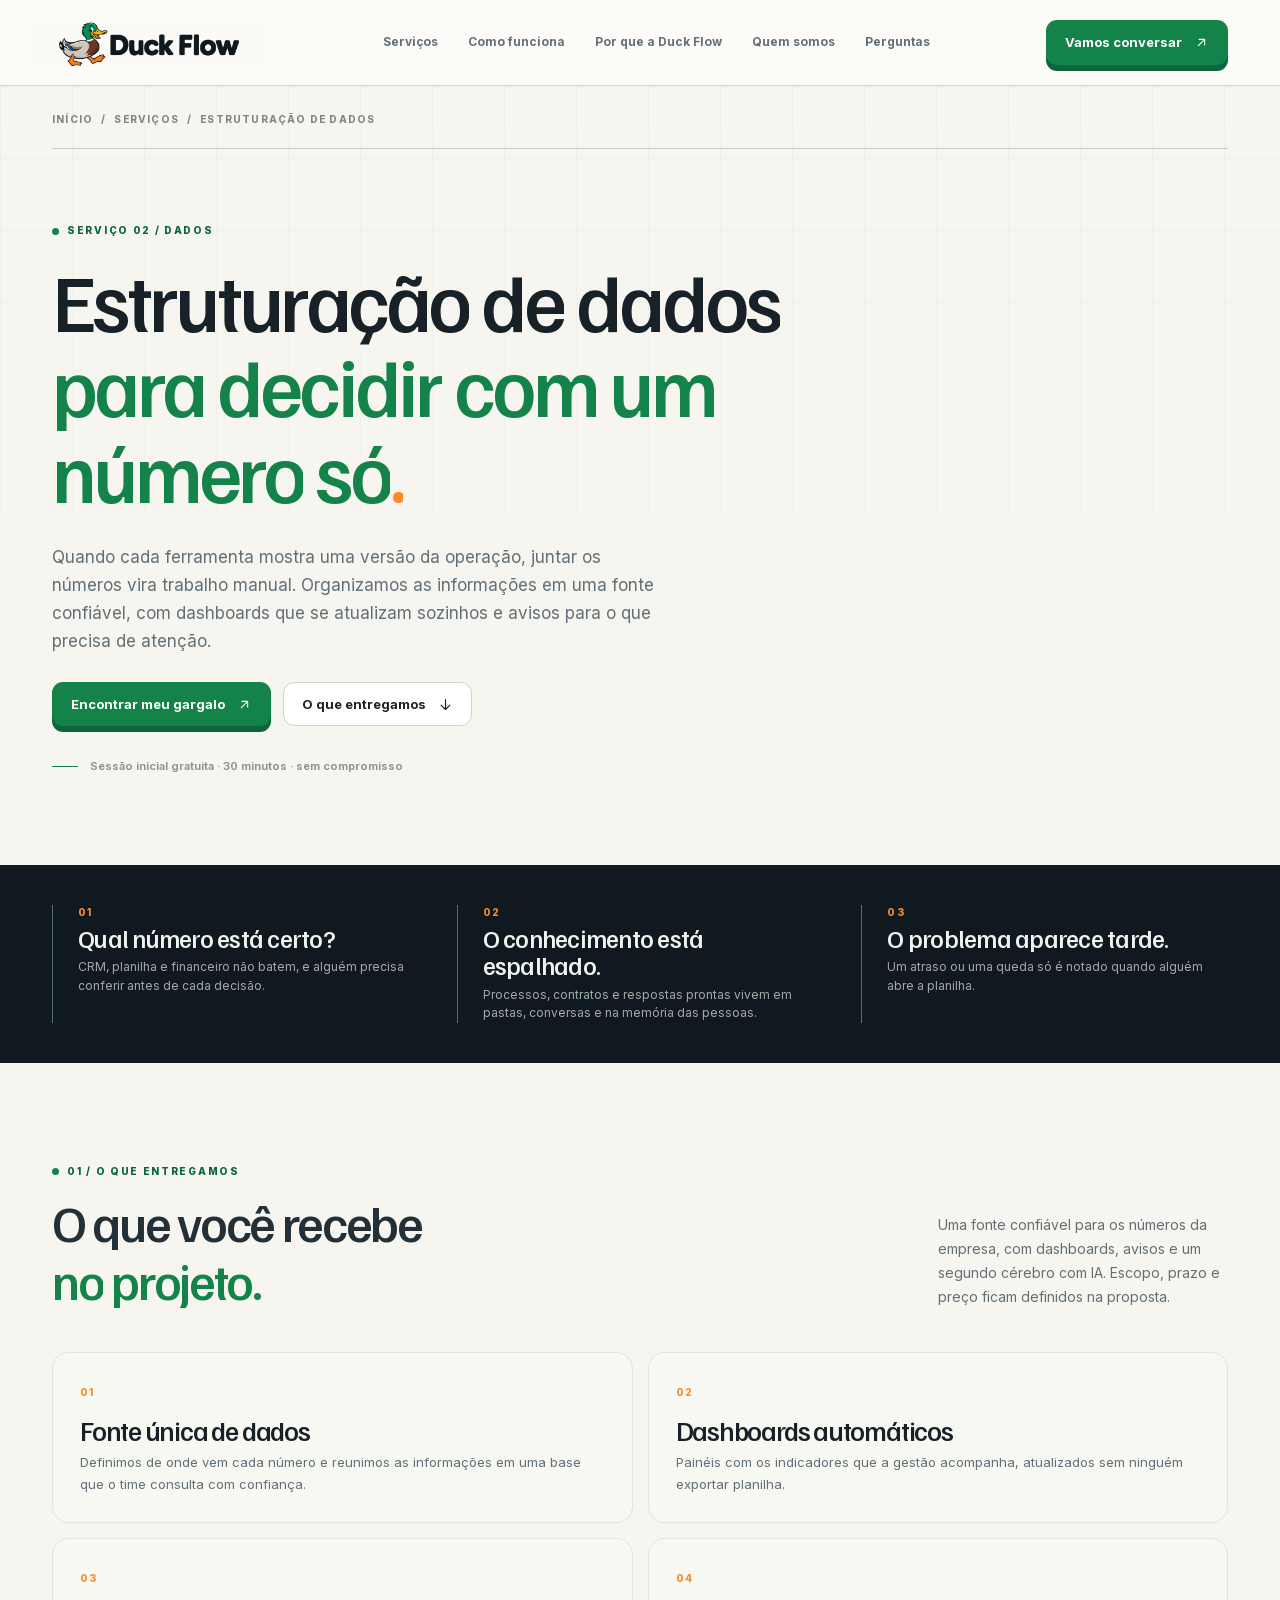
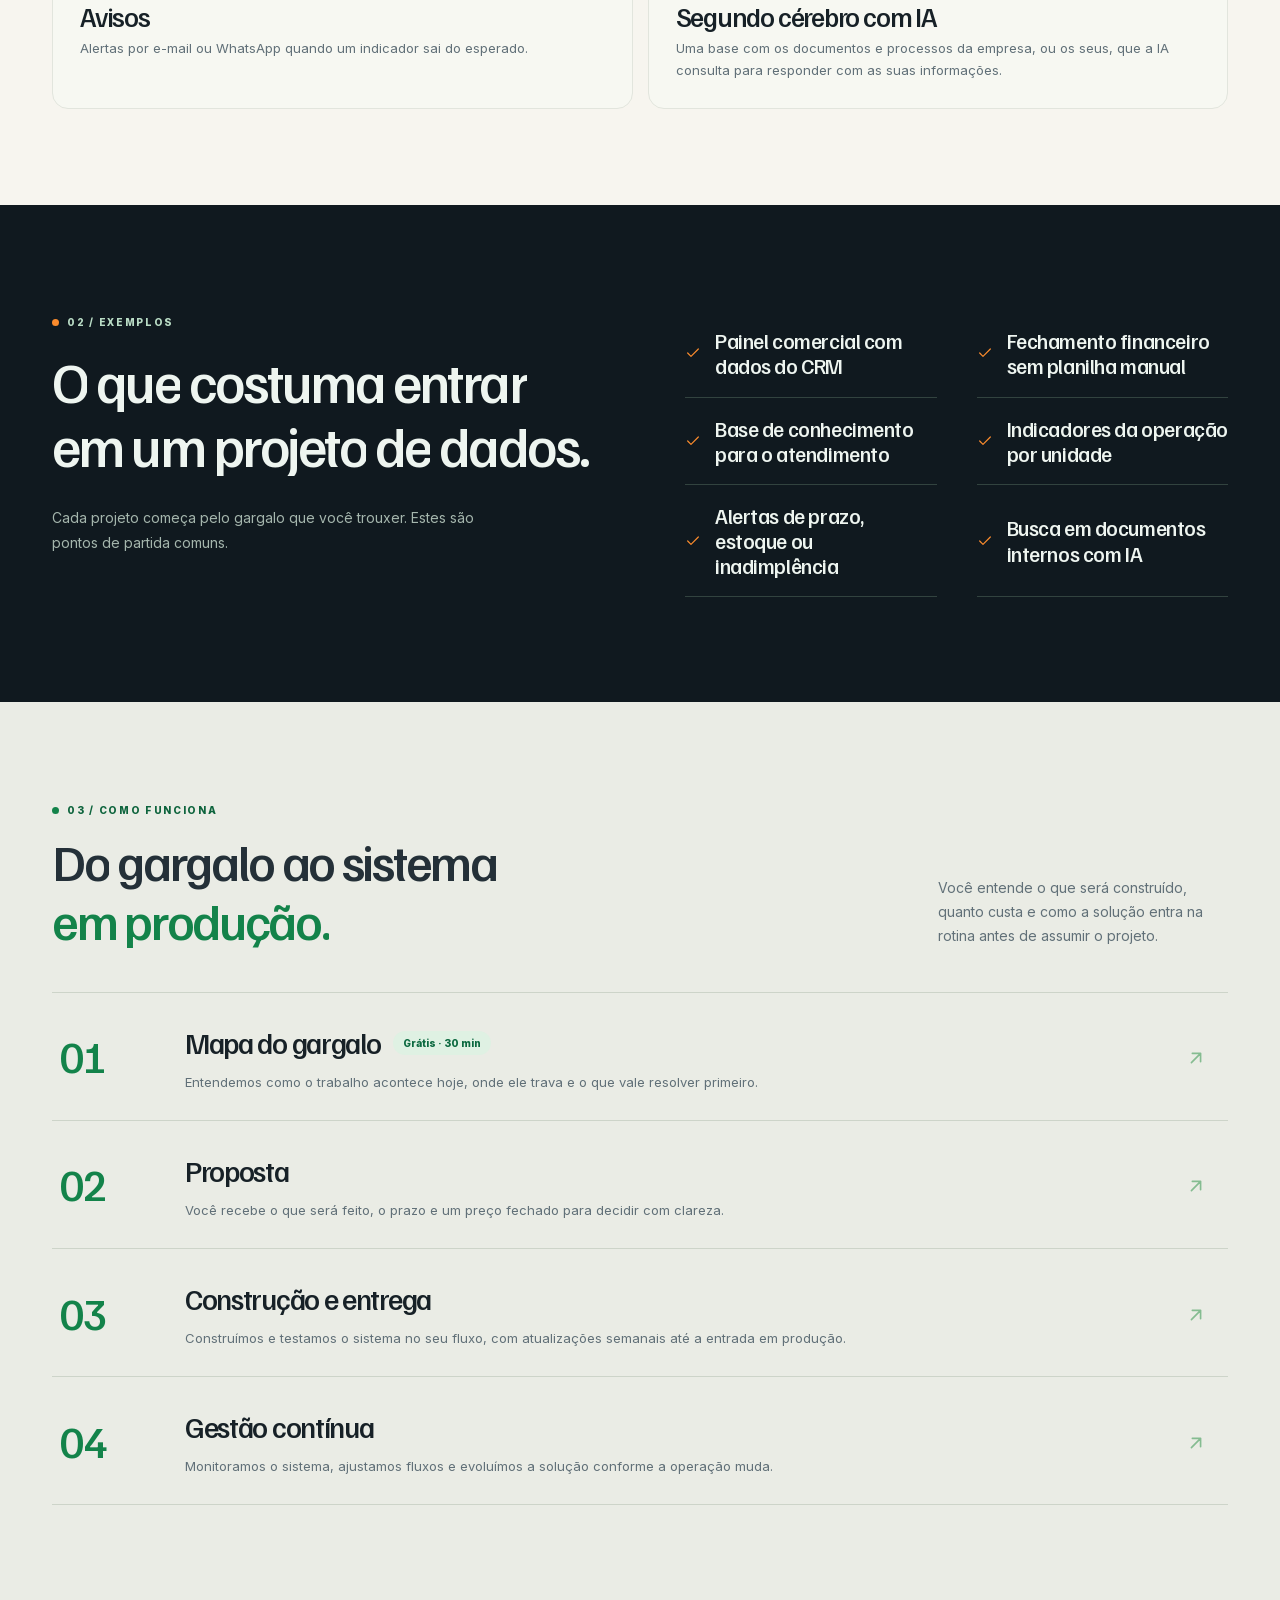
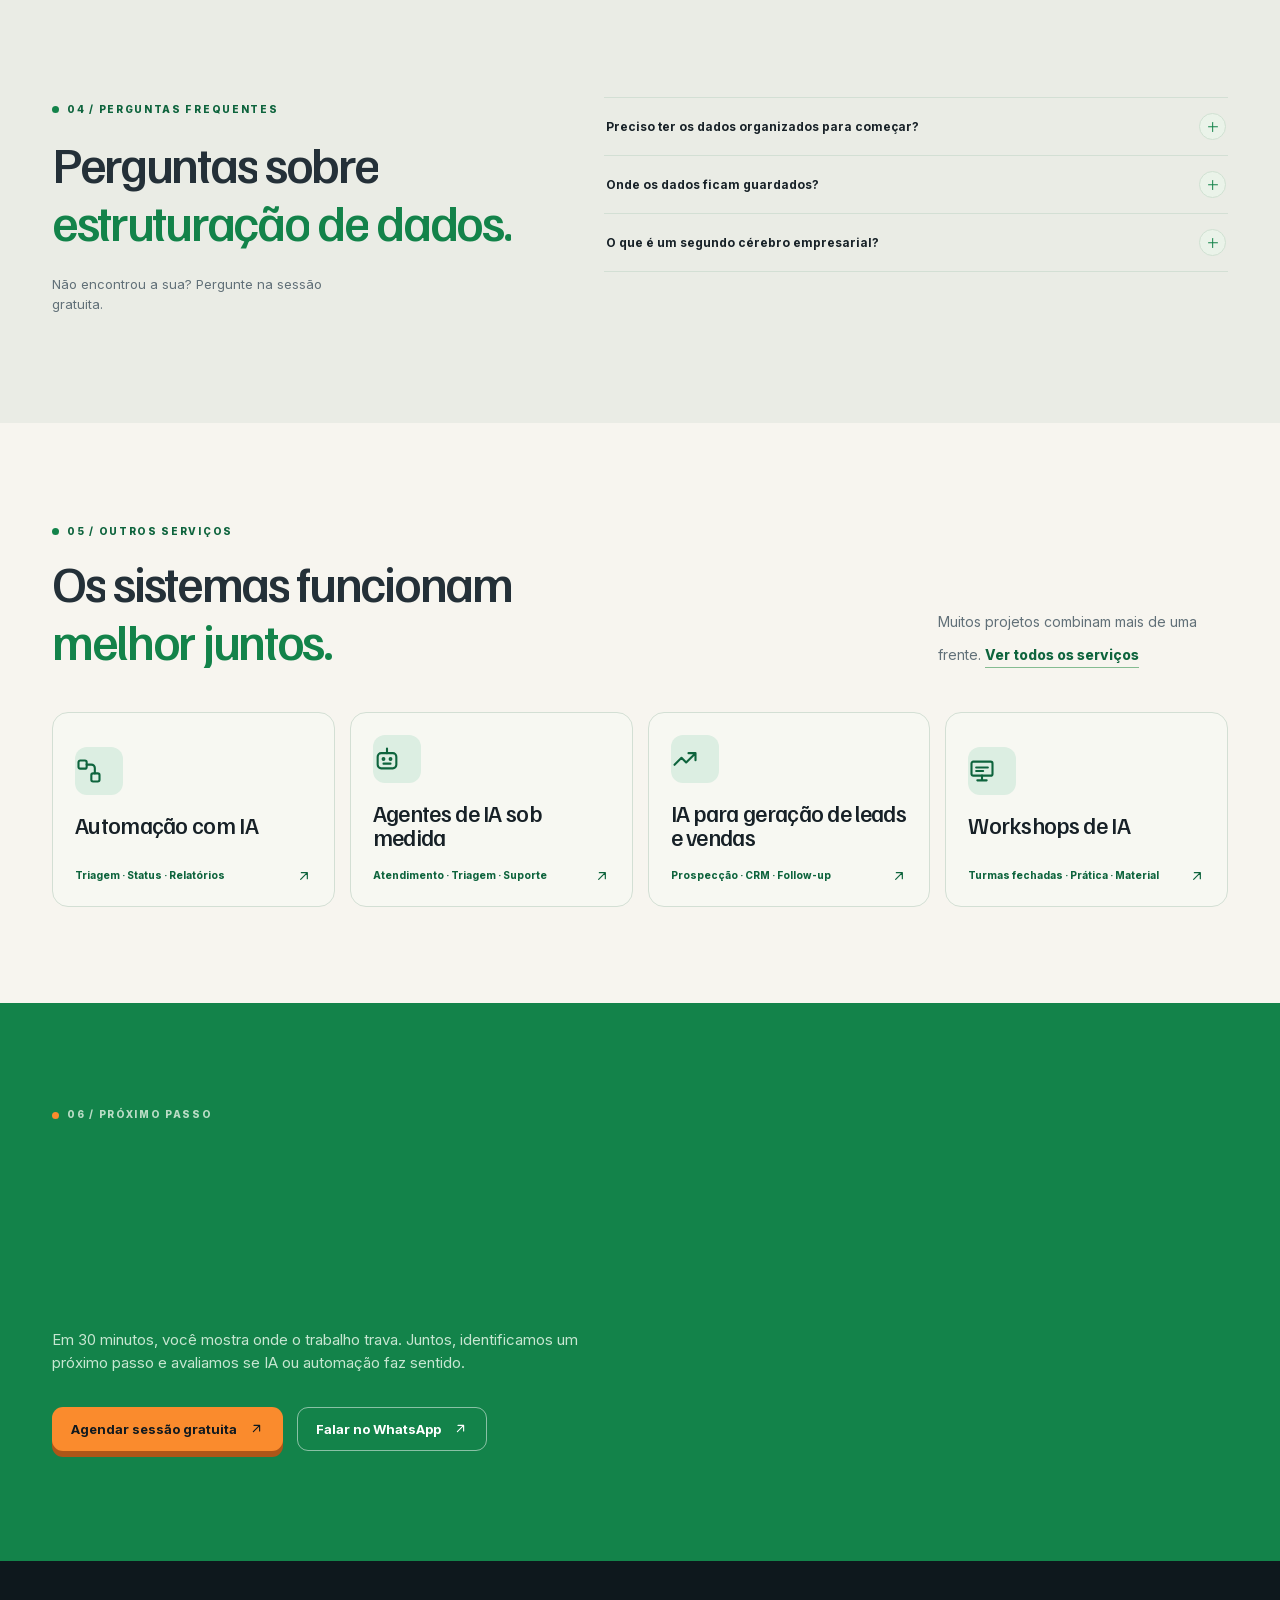
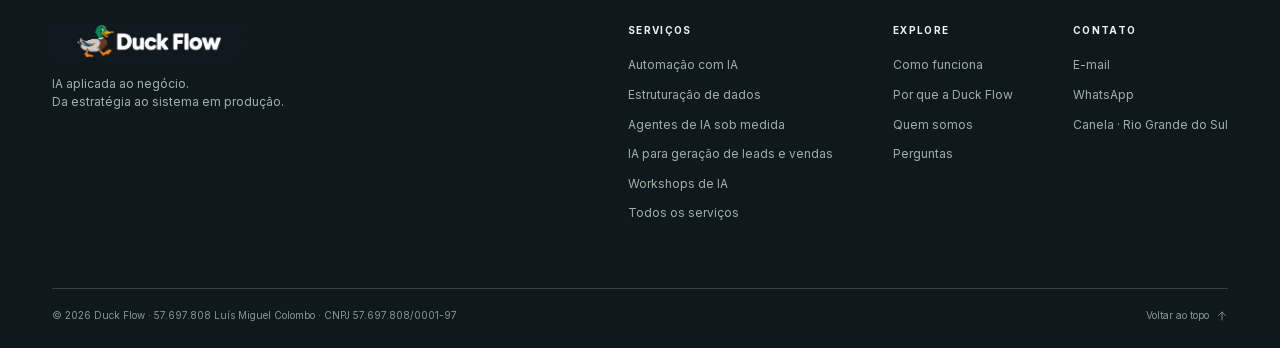
<file: servicos/estruturacao-de-dados/index.html>
<!doctype html>
<html lang="pt-BR">
<head>
<meta charset="utf-8">
<meta name="viewport" content="width=device-width, initial-scale=1">
<meta name="theme-color" content="#f7f5ef">
<title>Estruturação de dados e dashboards com IA | Duck Flow</title>
<meta name="description" content="Organizamos os dados da empresa em uma fonte confiável, com dashboards automáticos, avisos e um segundo cérebro com IA. Preço fechado por projeto, em todo o Brasil.">
<meta name="robots" content="index, follow, max-image-preview:large">
<link rel="canonical" href="https://duckflow.com.br/servicos/estruturacao-de-dados/">
<link rel="icon" href="../../favicon.ico" sizes="any" type="image/x-icon">
<link rel="icon" href="../../assets/favicons/favicon-32x32.png" sizes="32x32" type="image/png">
<link rel="apple-touch-icon" href="../../assets/favicons/apple-touch-icon.png" sizes="180x180">
<link rel="manifest" href="../../assets/favicons/site-manifest.json">
<link rel="preload" href="../../assets/brand/familjen-grotesk-latin.woff2" as="font" type="font/woff2" crossorigin>
<link rel="preload" href="../../assets/brand/inter-latin.woff2" as="font" type="font/woff2" crossorigin>
<meta property="og:type" content="website"><meta property="og:locale" content="pt_BR">
<meta property="og:url" content="https://duckflow.com.br/servicos/estruturacao-de-dados/"><meta property="og:site_name" content="Duck Flow">
<meta property="og:title" content="Estruturação de dados e dashboards com IA | Duck Flow">
<meta property="og:description" content="Organizamos os dados da empresa em uma fonte confiável, com dashboards automáticos, avisos e um segundo cérebro com IA. Preço fechado por projeto, em todo o Brasil.">
<meta property="og:image" content="https://duckflow.com.br/assets/brand/logo-com-texto-dark.webp">
<meta name="twitter:card" content="summary_large_image">
<script>
if (!matchMedia('(prefers-reduced-motion: reduce)').matches && 'IntersectionObserver' in window) {
  document.documentElement.classList.add('motion-ready');
  addEventListener('load', () => {
    if (!document.documentElement.classList.contains('motion-initialized')) {
      document.documentElement.classList.remove('motion-ready');
    }
  }, {once: true});
}
</script><link rel="stylesheet" href="../../assets/css/site.css?v=20260930a">
<script type="application/ld+json">
{"@context":"https://schema.org","@graph":[{"@type":"Service","@id":"https://duckflow.com.br/servicos/estruturacao-de-dados/#service","name":"Estruturação de dados","serviceType":"Estruturação de dados","description":"Organizamos os dados da empresa em uma fonte confiável, com dashboards automáticos, avisos e um segundo cérebro com IA. Preço fechado por projeto, em todo o Brasil.","url":"https://duckflow.com.br/servicos/estruturacao-de-dados/","provider":{"@id":"https://duckflow.com.br/#organization"},"areaServed":["Canela","Gramado","Nova Petrópolis","Serra Gaúcha","Brasil"]},{"@type":"BreadcrumbList","itemListElement":[{"@type":"ListItem","position":1,"name":"Início","item":"https://duckflow.com.br/"},{"@type":"ListItem","position":2,"name":"Serviços","item":"https://duckflow.com.br/servicos/"},{"@type":"ListItem","position":3,"name":"Estruturação de dados","item":"https://duckflow.com.br/servicos/estruturacao-de-dados/"}]},{"@type":"FAQPage","mainEntity":[{"@type":"Question","name":"Preciso ter os dados organizados para começar?","acceptedAnswer":{"@type":"Answer","text":"Não. Entender e organizar os dados necessários pode fazer parte do projeto. A sessão inicial ajuda a identificar o que já existe e o que falta."}},{"@type":"Question","name":"Onde os dados ficam guardados?","acceptedAnswer":{"@type":"Answer","text":"Na infraestrutura da sua empresa. A proposta informa quais ferramentas guardam cada dado e quem tem acesso."}},{"@type":"Question","name":"O que é um segundo cérebro empresarial?","acceptedAnswer":{"@type":"Answer","text":"É uma base com os documentos, processos e respostas da empresa, organizada para que a IA encontre a informação e responda com base nela. Serve para atendimento, integração de novos funcionários e consulta interna."}}]}]}
</script>
</head>
<body>
<svg class="icon-sprite" xmlns="http://www.w3.org/2000/svg" aria-hidden="true" focusable="false"><defs>
<symbol id="icon-arrow-up-right" viewBox="0 0 24 24"><path d="M7 17 17 7M8 7h9v9"/></symbol>
<symbol id="icon-arrow-down" viewBox="0 0 24 24"><path d="M12 4v16m-7-7 7 7 7-7"/></symbol>
<symbol id="icon-arrow-up" viewBox="0 0 24 24"><path d="M12 20V4m-7 7 7-7 7 7"/></symbol>
<symbol id="icon-check" viewBox="0 0 24 24"><path d="m4 12 5 5L20 6"/></symbol>
<symbol id="icon-workflow" viewBox="0 0 24 24"><rect x="3" y="3" width="7" height="7" rx="1.5"/><rect x="14" y="14" width="7" height="7" rx="1.5"/><path d="M10 6.5h4a3 3 0 0 1 3 3V14"/></symbol>
<symbol id="icon-database" viewBox="0 0 24 24"><ellipse cx="12" cy="5" rx="8" ry="3"/><path d="M4 5v14c0 1.7 3.6 3 8 3s8-1.3 8-3V5M4 12c0 1.7 3.6 3 8 3s8-1.3 8-3"/></symbol>
<symbol id="icon-bot" viewBox="0 0 24 24"><rect x="4" y="7" width="16" height="13" rx="3"/><path d="M12 3v4M9 16h6"/><circle cx="9" cy="12" r=".75"/><circle cx="15" cy="12" r=".75"/></symbol>
<symbol id="icon-trend" viewBox="0 0 24 24"><path d="M3 17l6-6 4 4 8-8M15 7h6v6"/></symbol>
<symbol id="icon-workshop" viewBox="0 0 24 24"><rect x="3" y="4" width="18" height="12" rx="1.5"/><path d="M12 16v4m-4 0h8M7 9h10m-10 3h6"/></symbol>
<symbol id="icon-sparkle" viewBox="0 0 24 24"><path d="m12 2 1.9 6.1L20 10l-6.1 1.9L12 18l-1.9-6.1L4 10l6.1-1.9L12 2ZM19 17l.7 1.3L21 19l-1.3.7L19 21l-.7-1.3L17 19l1.3-.7L19 17Z"/></symbol>
<symbol id="icon-location" viewBox="0 0 24 24"><path d="M12 21s7-6.1 7-12A7 7 0 0 0 5 9c0 5.9 7 12 7 12Z"/><circle cx="12" cy="9" r="2.5"/></symbol>
</defs></svg>
<a class="skip-link" href="#conteudo">Pular para o conteúdo</a>
<header class="site-header" id="topo"><div class="container header-inner">
<a class="brand" href="../../" aria-label="Duck Flow, página inicial"><img src="../../assets/brand/logo-com-texto-white.webp" width="1600" height="332" alt="Duck Flow"></a>
<nav class="main-nav" id="main-nav" aria-label="Navegação principal"><a href="../../servicos/">Serviços</a><a href="../../#como-funciona">Como funciona</a><a href="../../#diferenciais">Por que a Duck Flow</a><a href="../../#quem-somos">Quem somos</a><a href="../../#perguntas">Perguntas</a></nav>
<a class="button button-primary header-cta" href="../../#contato">Vamos conversar <svg class="icon" aria-hidden="true" focusable="false"><use href="#icon-arrow-up-right"></use></svg></a>
<button class="menu-toggle" type="button" aria-controls="main-nav" aria-expanded="false" aria-label="Abrir menu"><span></span><span></span></button>
</div></header>
<main id="conteudo">
<section class="page-hero" aria-labelledby="hero-title"><div class="container">
<nav class="breadcrumb" aria-label="Você está em"><ol><li><a href="../../">Início</a></li><li><a href="../../servicos/">Serviços</a></li><li aria-current="page">Estruturação de dados</li></ol></nav>
<span class="eyebrow">Serviço 02 / Dados</span><h1 id="hero-title" data-text-reveal>Estruturação de dados<br><em>para decidir com um número só</em><span class="hero-period">.</span></h1><p class="hero-lede" data-text-fade>Quando cada ferramenta mostra uma versão da operação, juntar os números vira trabalho manual. Organizamos as informações em uma fonte confiável, com dashboards que se atualizam sozinhos e avisos para o que precisa de atenção.</p><div class="hero-actions"><a class="button button-primary" href="#contato">Encontrar meu gargalo <svg class="icon" aria-hidden="true" focusable="false"><use href="#icon-arrow-up-right"></use></svg></a><a class="button button-outline" href="#entregas">O que entregamos <svg class="icon" aria-hidden="true" focusable="false"><use href="#icon-arrow-down"></use></svg></a></div><p class="hero-note"><span class="note-line"></span> Sessão inicial gratuita · 30 minutos · sem compromisso</p>
</div></section>
<section class="signal-strip" aria-label="Quando faz sentido"><div class="container signal-grid"><div><span class="signal-number">01</span><strong>Qual número está certo?</strong><p>CRM, planilha e financeiro não batem, e alguém precisa conferir antes de cada decisão.</p></div><div><span class="signal-number">02</span><strong>O conhecimento está espalhado.</strong><p>Processos, contratos e respostas prontas vivem em pastas, conversas e na memória das pessoas.</p></div><div><span class="signal-number">03</span><strong>O problema aparece tarde.</strong><p>Um atraso ou uma queda só é notado quando alguém abre a planilha.</p></div></div></section>
<section class="section services" id="entregas" aria-labelledby="entregas-title"><div class="container"><div class="section-heading" data-text-fade-child><div><span class="eyebrow">01 / O que entregamos</span><h2 id="entregas-title" data-text-reveal>O que você recebe<br><em>no projeto.</em></h2></div><p>Uma fonte confiável para os números da empresa, com dashboards, avisos e um segundo cérebro com IA. Escopo, prazo e preço ficam definidos na proposta.</p></div><div class="deliver-grid"><article><span>01</span><h3>Fonte única de dados</h3><p>Definimos de onde vem cada número e reunimos as informações em uma base que o time consulta com confiança.</p></article><article><span>02</span><h3>Dashboards automáticos</h3><p>Painéis com os indicadores que a gestão acompanha, atualizados sem ninguém exportar planilha.</p></article><article><span>03</span><h3>Avisos</h3><p>Alertas por e-mail ou WhatsApp quando um indicador sai do esperado.</p></article><article><span>04</span><h3>Segundo cérebro com IA</h3><p>Uma base com os documentos e processos da empresa, ou os seus, que a IA consulta para responder com as suas informações.</p></article></div></div></section>
<section class="dark-panel" aria-labelledby="aplicacoes-title"><div class="container dark-grid"><div class="dark-intro" data-text-fade-child><span class="eyebrow light">02 / Exemplos</span><h2 id="aplicacoes-title" data-text-reveal>O que costuma entrar em um projeto de dados.</h2><p>Cada projeto começa pelo gargalo que você trouxer. Estes são pontos de partida comuns.</p></div><ul class="use-list"><li><svg class="icon" aria-hidden="true" focusable="false"><use href="#icon-check"></use></svg>Painel comercial com dados do CRM</li><li><svg class="icon" aria-hidden="true" focusable="false"><use href="#icon-check"></use></svg>Fechamento financeiro sem planilha manual</li><li><svg class="icon" aria-hidden="true" focusable="false"><use href="#icon-check"></use></svg>Base de conhecimento para o atendimento</li><li><svg class="icon" aria-hidden="true" focusable="false"><use href="#icon-check"></use></svg>Indicadores da operação por unidade</li><li><svg class="icon" aria-hidden="true" focusable="false"><use href="#icon-check"></use></svg>Alertas de prazo, estoque ou inadimplência</li><li><svg class="icon" aria-hidden="true" focusable="false"><use href="#icon-check"></use></svg>Busca em documentos internos com IA</li></ul></div></section>
<section class="section approach" aria-labelledby="processo-title"><div class="container"><div class="section-heading" data-text-fade-child><div><span class="eyebrow">03 / Como funciona</span><h2 id="processo-title" data-text-reveal>Do gargalo ao sistema<br><em>em produção.</em></h2></div><p>Você entende o que será construído, quanto custa e como a solução entra na rotina antes de assumir o projeto.</p></div><div class="process-list"><article><span class="process-num">01</span><div><h3>Mapa do gargalo <span class="pill">Grátis · 30 min</span></h3><p>Entendemos como o trabalho acontece hoje, onde ele trava e o que vale resolver primeiro.</p></div><span class="process-arrow" aria-hidden="true"><svg class="icon" aria-hidden="true" focusable="false"><use href="#icon-arrow-up-right"></use></svg></span></article><article><span class="process-num">02</span><div><h3>Proposta</h3><p>Você recebe o que será feito, o prazo e um preço fechado para decidir com clareza.</p></div><span class="process-arrow" aria-hidden="true"><svg class="icon" aria-hidden="true" focusable="false"><use href="#icon-arrow-up-right"></use></svg></span></article><article><span class="process-num">03</span><div><h3>Construção e entrega</h3><p>Construímos e testamos o sistema no seu fluxo, com atualizações semanais até a entrada em produção.</p></div><span class="process-arrow" aria-hidden="true"><svg class="icon" aria-hidden="true" focusable="false"><use href="#icon-arrow-up-right"></use></svg></span></article><article><span class="process-num">04</span><div><h3>Gestão contínua</h3><p>Monitoramos o sistema, ajustamos fluxos e evoluímos a solução conforme a operação muda.</p></div><span class="process-arrow" aria-hidden="true"><svg class="icon" aria-hidden="true" focusable="false"><use href="#icon-arrow-up-right"></use></svg></span></article></div></div></section>
<section class="section faq-section" aria-labelledby="faq-title"><div class="container faq-grid"><div><span class="eyebrow">04 / Perguntas frequentes</span><h2 id="faq-title" data-text-reveal>Perguntas sobre<br><em>estruturação de dados.</em></h2><p>Não encontrou a sua? Pergunte na sessão gratuita.</p></div><div class="faq-list">
<div class="faq-row"><button class="faq-q" type="button" id="estruturacao-de-dados-q-1" aria-expanded="false" aria-controls="estruturacao-de-dados-a-1"><span>Preciso ter os dados organizados para começar?</span><span class="faq-icon" aria-hidden="true"></span></button><div class="faq-answer" id="estruturacao-de-dados-a-1" role="region" aria-labelledby="estruturacao-de-dados-q-1" aria-hidden="true"><div class="faq-answer-inner"><p>Não. Entender e organizar os dados necessários pode fazer parte do projeto. A sessão inicial ajuda a identificar o que já existe e o que falta.</p></div></div></div>
<div class="faq-row"><button class="faq-q" type="button" id="estruturacao-de-dados-q-2" aria-expanded="false" aria-controls="estruturacao-de-dados-a-2"><span>Onde os dados ficam guardados?</span><span class="faq-icon" aria-hidden="true"></span></button><div class="faq-answer" id="estruturacao-de-dados-a-2" role="region" aria-labelledby="estruturacao-de-dados-q-2" aria-hidden="true"><div class="faq-answer-inner"><p>Na infraestrutura da sua empresa. A proposta informa quais ferramentas guardam cada dado e quem tem acesso.</p></div></div></div>
<div class="faq-row"><button class="faq-q" type="button" id="estruturacao-de-dados-q-3" aria-expanded="false" aria-controls="estruturacao-de-dados-a-3"><span>O que é um segundo cérebro empresarial?</span><span class="faq-icon" aria-hidden="true"></span></button><div class="faq-answer" id="estruturacao-de-dados-a-3" role="region" aria-labelledby="estruturacao-de-dados-q-3" aria-hidden="true"><div class="faq-answer-inner"><p>É uma base com os documentos, processos e respostas da empresa, organizada para que a IA encontre a informação e responda com base nela. Serve para atendimento, integração de novos funcionários e consulta interna.</p></div></div></div>
</div></div></section>
<section class="section services" aria-labelledby="outros-title"><div class="container"><div class="section-heading" data-text-fade-child><div><span class="eyebrow">05 / Outros serviços</span><h2 id="outros-title" data-text-reveal>Os sistemas funcionam<br><em>melhor juntos.</em></h2></div><p>Muitos projetos combinam mais de uma frente. <a class="inline-link" href="../../servicos/">Ver todos os serviços</a></p></div><div class="related-grid"><a href="../../servicos/automacao-com-ia/"><span class="service-icon"><svg class="icon" aria-hidden="true" focusable="false"><use href="#icon-workflow"></use></svg></span><strong>Automação com IA</strong><span>Triagem · Status · Relatórios <svg class="icon" aria-hidden="true" focusable="false"><use href="#icon-arrow-up-right"></use></svg></span></a><a href="../../servicos/agentes-de-ia/"><span class="service-icon"><svg class="icon" aria-hidden="true" focusable="false"><use href="#icon-bot"></use></svg></span><strong>Agentes de IA sob medida</strong><span>Atendimento · Triagem · Suporte <svg class="icon" aria-hidden="true" focusable="false"><use href="#icon-arrow-up-right"></use></svg></span></a><a href="../../servicos/ia-para-vendas/"><span class="service-icon"><svg class="icon" aria-hidden="true" focusable="false"><use href="#icon-trend"></use></svg></span><strong>IA para geração de leads e vendas</strong><span>Prospecção · CRM · Follow-up <svg class="icon" aria-hidden="true" focusable="false"><use href="#icon-arrow-up-right"></use></svg></span></a><a href="../../servicos/workshops-de-ia/"><span class="service-icon"><svg class="icon" aria-hidden="true" focusable="false"><use href="#icon-workshop"></use></svg></span><strong>Workshops de IA</strong><span>Turmas fechadas · Prática · Material <svg class="icon" aria-hidden="true" focusable="false"><use href="#icon-arrow-up-right"></use></svg></span></a></div></div></section>
<section class="contact-section cta-band" id="contato" aria-labelledby="contato-title"><div class="container"><div class="contact-heading" data-text-fade-child><span class="eyebrow light">06 / Próximo passo</span><h2 id="contato-title" data-text-reveal>Traga o problema.<br><em>Encontramos o começo.</em></h2><p>Em 30 minutos, você mostra onde o trabalho trava. Juntos, identificamos um próximo passo e avaliamos se IA ou automação faz sentido.</p><div class="cta-actions"><a class="button button-orange" href="../../#contato">Agendar sessão gratuita <svg class="icon" aria-hidden="true" focusable="false"><use href="#icon-arrow-up-right"></use></svg></a><a class="button button-outline" href="https://wa.me/5554984384244?text=Ol%C3%A1%2C%20Duck%20Flow%21%20Quero%20conversar%20sobre%20Estrutura%C3%A7%C3%A3o%20de%20dados." target="_blank" rel="noopener noreferrer">Falar no WhatsApp <svg class="icon" aria-hidden="true" focusable="false"><use href="#icon-arrow-up-right"></use></svg></a></div></div></div></section>
</main>
<footer class="site-footer"><div class="container"><div class="footer-main"><div><a href="../../" class="footer-brand" aria-label="Duck Flow, página inicial"><img src="../../assets/brand/logo-com-texto-dark.webp" alt="Duck Flow" width="220" height="90"></a><p>IA aplicada ao negócio.<br>Da estratégia ao sistema em produção.</p></div><div class="footer-links"><div><strong>Serviços</strong><a href="../../servicos/automacao-com-ia/">Automação com IA</a><a href="../../servicos/estruturacao-de-dados/">Estruturação de dados</a><a href="../../servicos/agentes-de-ia/">Agentes de IA sob medida</a><a href="../../servicos/ia-para-vendas/">IA para geração de leads e vendas</a><a href="../../servicos/workshops-de-ia/">Workshops de IA</a><a href="../../servicos/">Todos os serviços</a></div><div><strong>Explore</strong><a href="../../#como-funciona">Como funciona</a><a href="../../#diferenciais">Por que a Duck Flow</a><a href="../../#quem-somos">Quem somos</a><a href="../../#perguntas">Perguntas</a></div><div><strong>Contato</strong><a href="mailto:lmiguelcolombo@gmail.com">E-mail</a><a href="https://wa.me/5554984384244" target="_blank" rel="noopener noreferrer">WhatsApp</a><span>Canela · Rio Grande do Sul</span></div></div></div><div class="footer-bottom"><span>© 2026 Duck Flow · 57.697.808 Luís Miguel Colombo · CNPJ 57.697.808/0001-97</span><a href="#topo">Voltar ao topo <svg class="icon" aria-hidden="true" focusable="false"><use href="#icon-arrow-up"></use></svg></a></div></div></footer>
<script src="../../assets/js/site.js?v=20260926c" defer></script>
<script src="../../assets/js/text-motion.js?v=20260930a" defer></script>
</body>
</html>
</file>
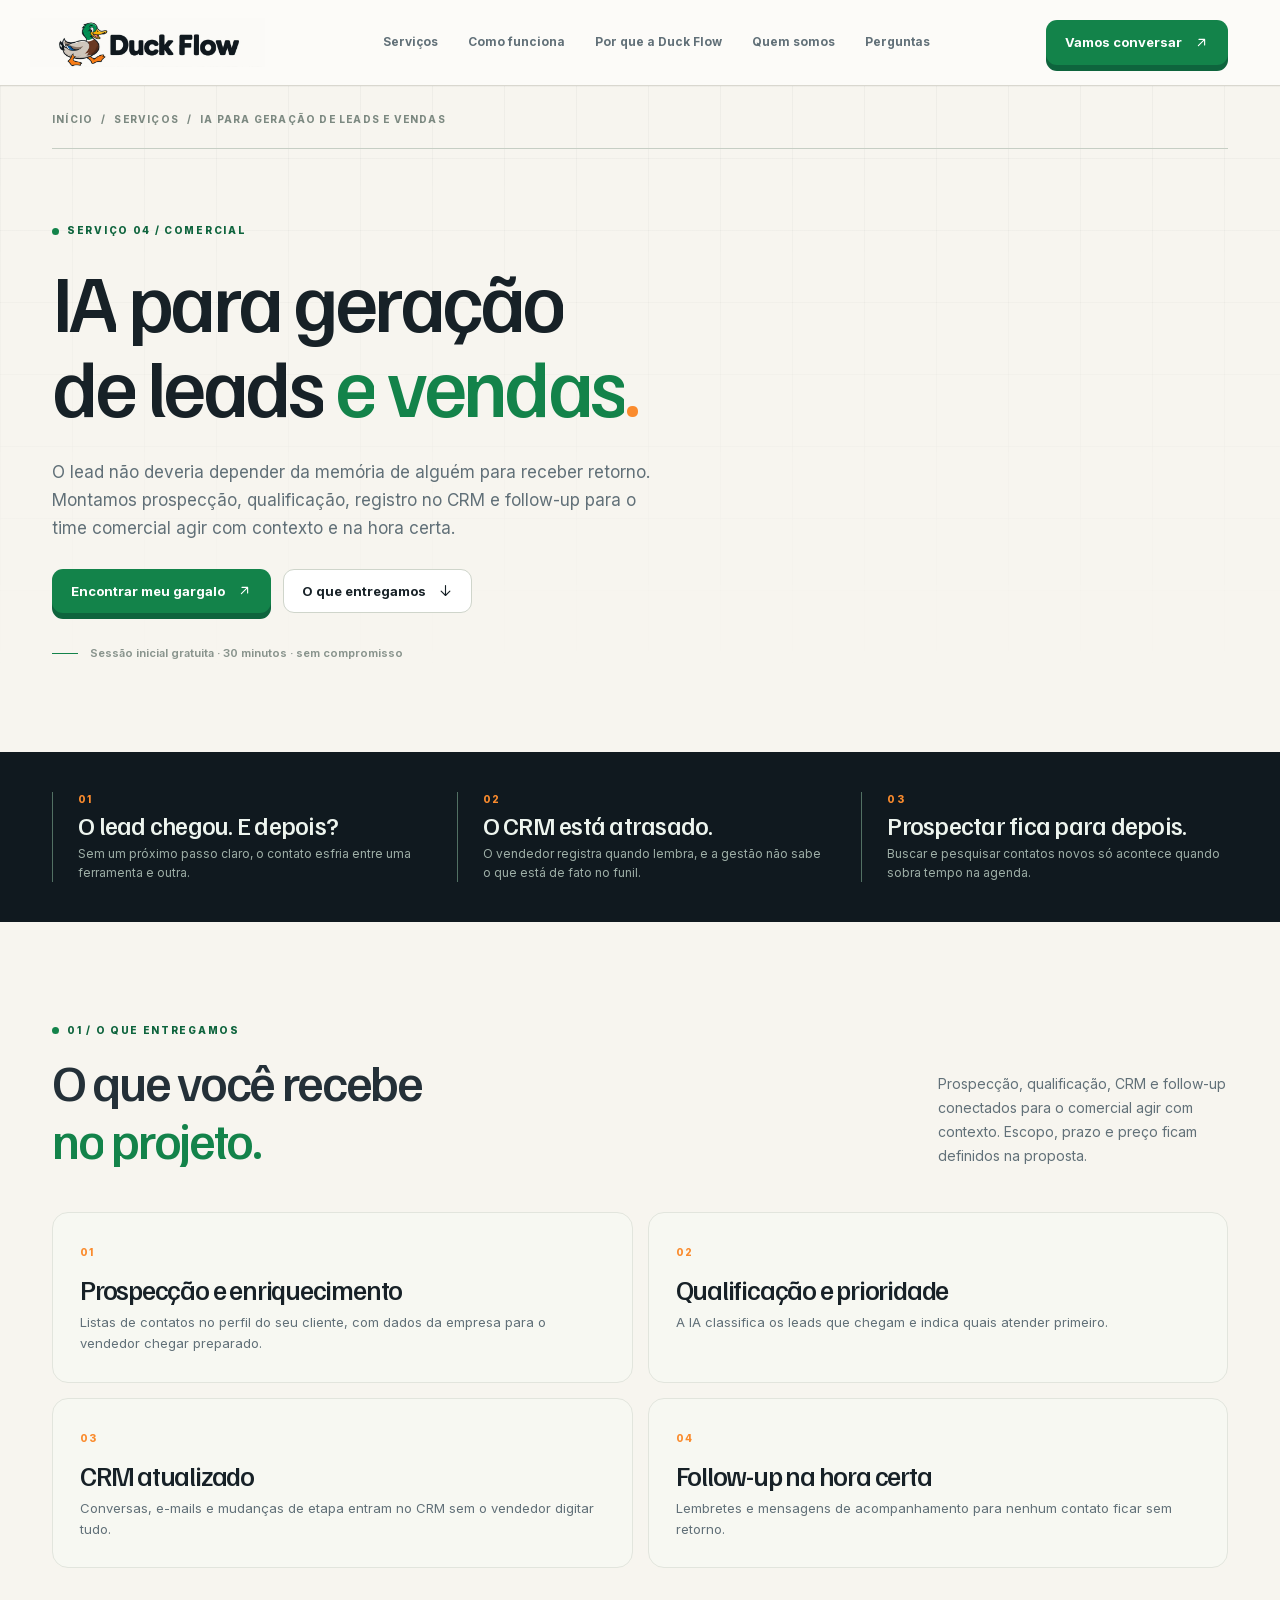
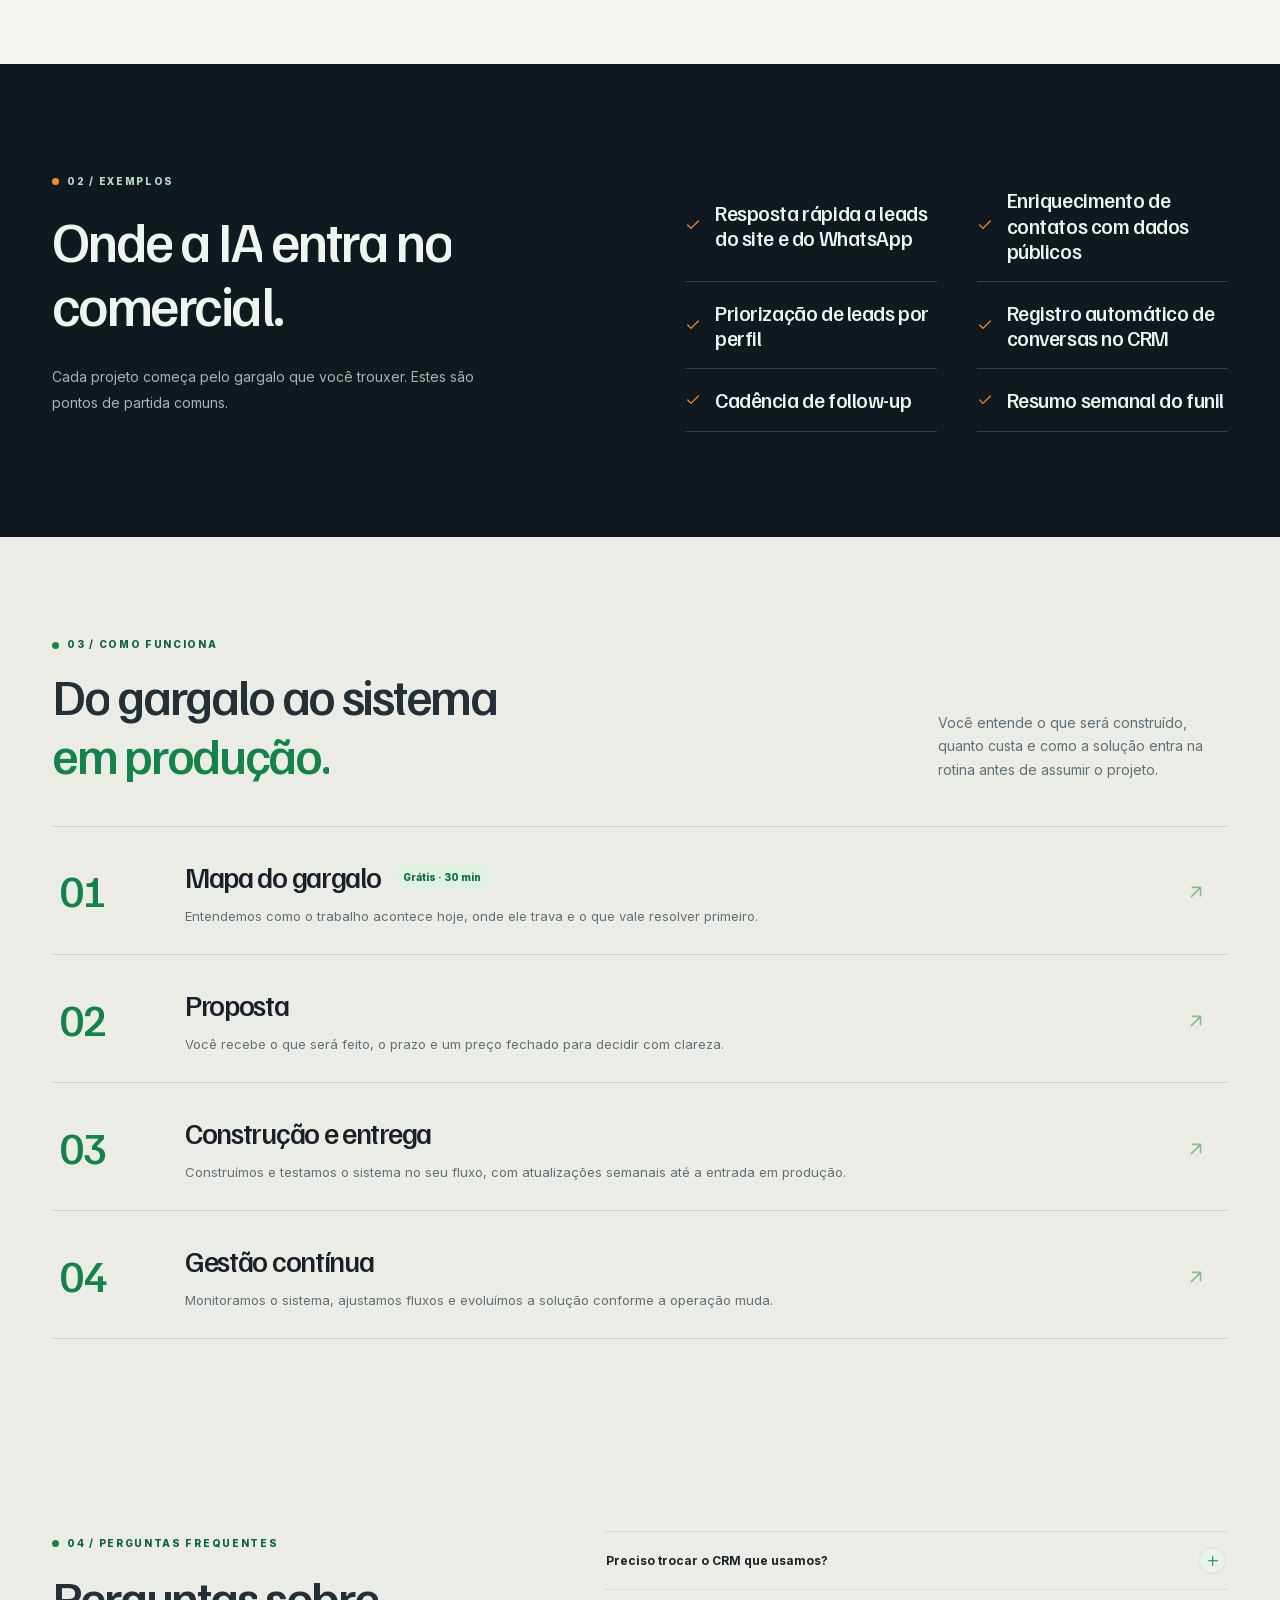
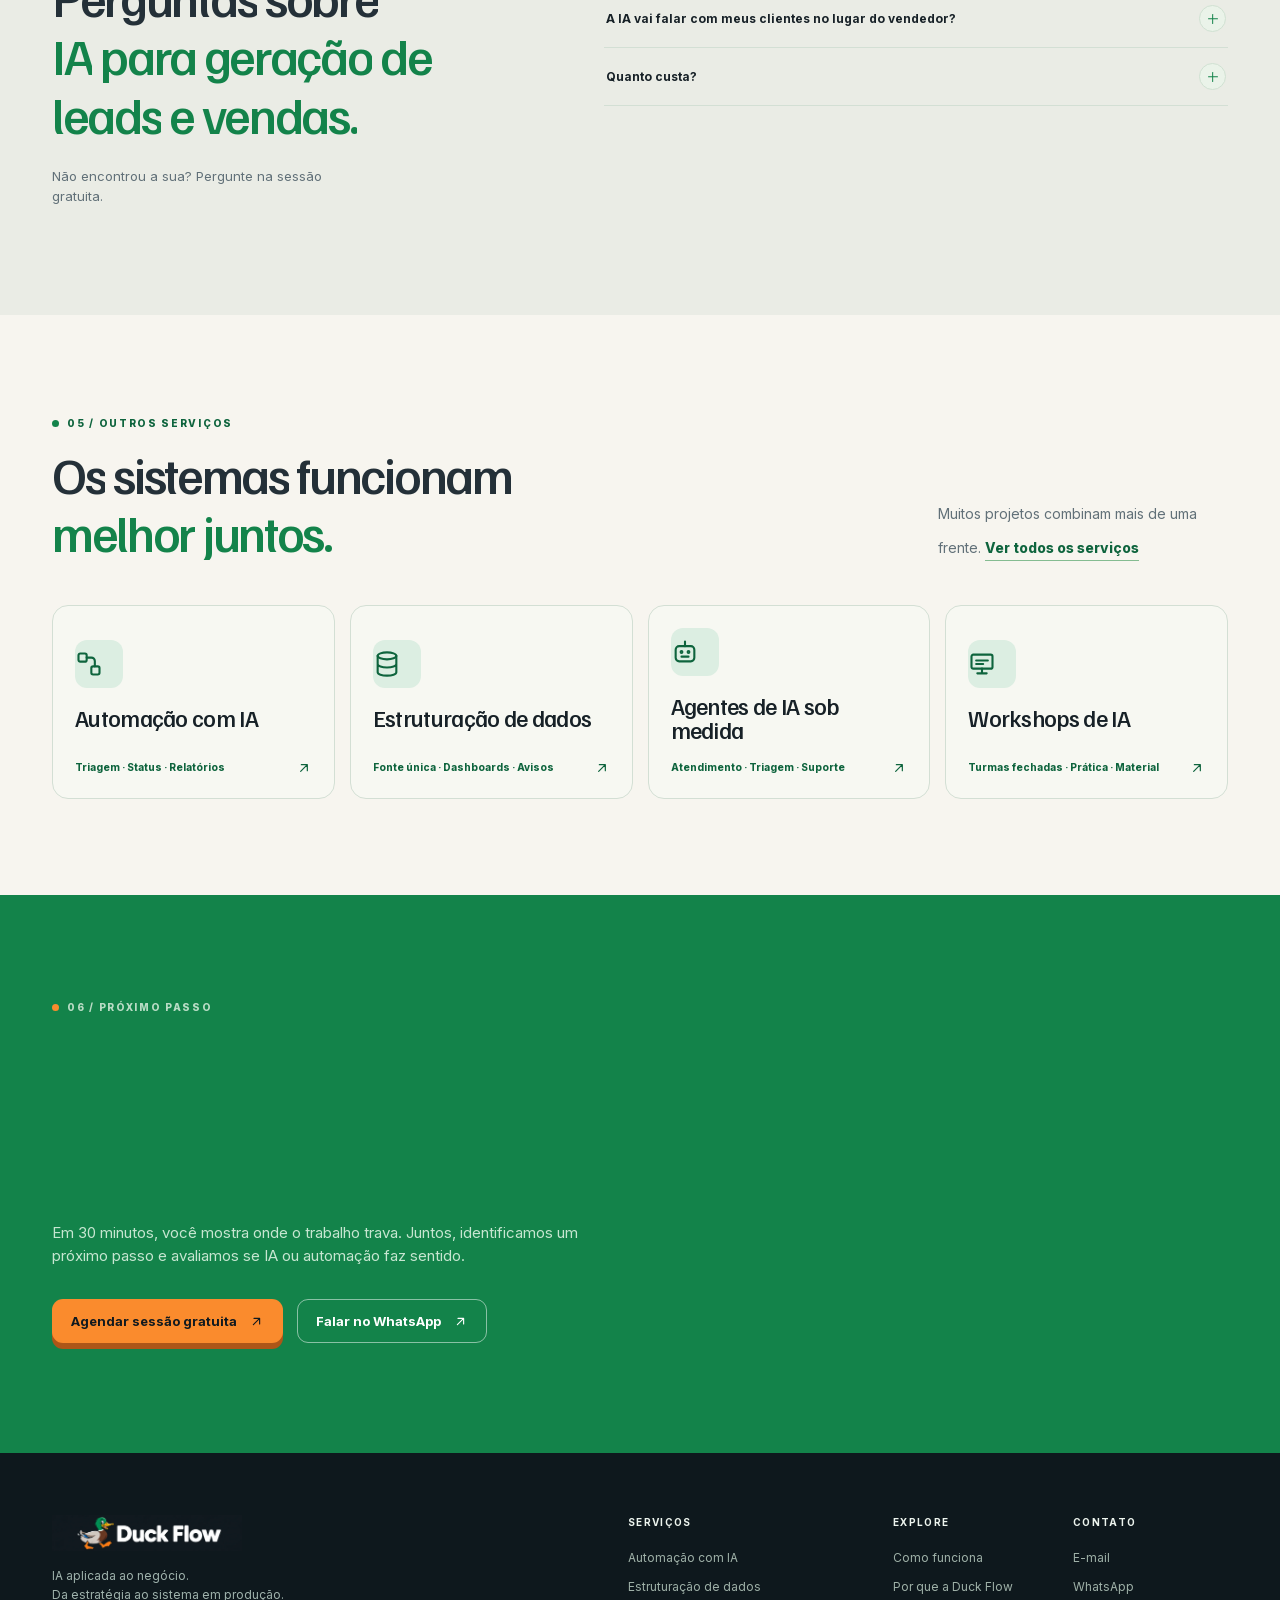
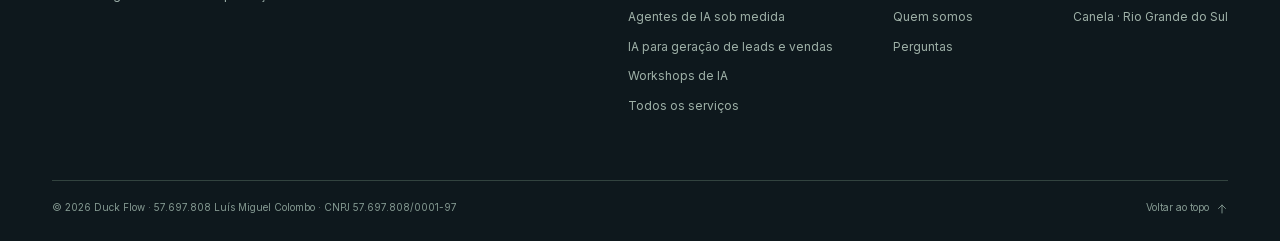
<file: servicos/ia-para-vendas/index.html>
<!doctype html>
<html lang="pt-BR">
<head>
<meta charset="utf-8">
<meta name="viewport" content="width=device-width, initial-scale=1">
<meta name="theme-color" content="#f7f5ef">
<title>IA para geração de leads e vendas | Duck Flow</title>
<meta name="description" content="Prospecção, qualificação, registro no CRM e follow-up com IA para nenhum lead ficar sem retorno. Projetos com preço fechado para empresas B2B em todo o Brasil.">
<meta name="robots" content="index, follow, max-image-preview:large">
<link rel="canonical" href="https://duckflow.com.br/servicos/ia-para-vendas/">
<link rel="icon" href="../../favicon.ico" sizes="any" type="image/x-icon">
<link rel="icon" href="../../assets/favicons/favicon-32x32.png" sizes="32x32" type="image/png">
<link rel="apple-touch-icon" href="../../assets/favicons/apple-touch-icon.png" sizes="180x180">
<link rel="manifest" href="../../assets/favicons/site-manifest.json">
<link rel="preload" href="../../assets/brand/familjen-grotesk-latin.woff2" as="font" type="font/woff2" crossorigin>
<link rel="preload" href="../../assets/brand/inter-latin.woff2" as="font" type="font/woff2" crossorigin>
<meta property="og:type" content="website"><meta property="og:locale" content="pt_BR">
<meta property="og:url" content="https://duckflow.com.br/servicos/ia-para-vendas/"><meta property="og:site_name" content="Duck Flow">
<meta property="og:title" content="IA para geração de leads e vendas | Duck Flow">
<meta property="og:description" content="Prospecção, qualificação, registro no CRM e follow-up com IA para nenhum lead ficar sem retorno. Projetos com preço fechado para empresas B2B em todo o Brasil.">
<meta property="og:image" content="https://duckflow.com.br/assets/brand/logo-com-texto-dark.webp">
<meta name="twitter:card" content="summary_large_image">
<script>
if (!matchMedia('(prefers-reduced-motion: reduce)').matches && 'IntersectionObserver' in window) {
  document.documentElement.classList.add('motion-ready');
  addEventListener('load', () => {
    if (!document.documentElement.classList.contains('motion-initialized')) {
      document.documentElement.classList.remove('motion-ready');
    }
  }, {once: true});
}
</script><link rel="stylesheet" href="../../assets/css/site.css?v=20260930a">
<script type="application/ld+json">
{"@context":"https://schema.org","@graph":[{"@type":"Service","@id":"https://duckflow.com.br/servicos/ia-para-vendas/#service","name":"IA para geração de leads e vendas","serviceType":"IA para geração de leads e vendas","description":"Prospecção, qualificação, registro no CRM e follow-up com IA para nenhum lead ficar sem retorno. Projetos com preço fechado para empresas B2B em todo o Brasil.","url":"https://duckflow.com.br/servicos/ia-para-vendas/","provider":{"@id":"https://duckflow.com.br/#organization"},"areaServed":["Canela","Gramado","Nova Petrópolis","Serra Gaúcha","Brasil"]},{"@type":"BreadcrumbList","itemListElement":[{"@type":"ListItem","position":1,"name":"Início","item":"https://duckflow.com.br/"},{"@type":"ListItem","position":2,"name":"Serviços","item":"https://duckflow.com.br/servicos/"},{"@type":"ListItem","position":3,"name":"IA para geração de leads e vendas","item":"https://duckflow.com.br/servicos/ia-para-vendas/"}]},{"@type":"FAQPage","mainEntity":[{"@type":"Question","name":"Preciso trocar o CRM que usamos?","acceptedAnswer":{"@type":"Answer","text":"O primeiro passo é entender o que você já usa. A proposta deixa claro quais ferramentas serão mantidas, integradas ou precisarão de ajustes."}},{"@type":"Question","name":"A IA vai falar com meus clientes no lugar do vendedor?","acceptedAnswer":{"@type":"Answer","text":"Só onde você decidir. A IA pode cuidar da primeira resposta, da pesquisa e do registro, e o vendedor conduz a negociação."}},{"@type":"Question","name":"Quanto custa?","acceptedAnswer":{"@type":"Answer","text":"O preço é fechado por projeto e depende do escopo. Ele vem na proposta, depois da sessão gratuita de 30 minutos."}}]}]}
</script>
</head>
<body>
<svg class="icon-sprite" xmlns="http://www.w3.org/2000/svg" aria-hidden="true" focusable="false"><defs>
<symbol id="icon-arrow-up-right" viewBox="0 0 24 24"><path d="M7 17 17 7M8 7h9v9"/></symbol>
<symbol id="icon-arrow-down" viewBox="0 0 24 24"><path d="M12 4v16m-7-7 7 7 7-7"/></symbol>
<symbol id="icon-arrow-up" viewBox="0 0 24 24"><path d="M12 20V4m-7 7 7-7 7 7"/></symbol>
<symbol id="icon-check" viewBox="0 0 24 24"><path d="m4 12 5 5L20 6"/></symbol>
<symbol id="icon-workflow" viewBox="0 0 24 24"><rect x="3" y="3" width="7" height="7" rx="1.5"/><rect x="14" y="14" width="7" height="7" rx="1.5"/><path d="M10 6.5h4a3 3 0 0 1 3 3V14"/></symbol>
<symbol id="icon-database" viewBox="0 0 24 24"><ellipse cx="12" cy="5" rx="8" ry="3"/><path d="M4 5v14c0 1.7 3.6 3 8 3s8-1.3 8-3V5M4 12c0 1.7 3.6 3 8 3s8-1.3 8-3"/></symbol>
<symbol id="icon-bot" viewBox="0 0 24 24"><rect x="4" y="7" width="16" height="13" rx="3"/><path d="M12 3v4M9 16h6"/><circle cx="9" cy="12" r=".75"/><circle cx="15" cy="12" r=".75"/></symbol>
<symbol id="icon-trend" viewBox="0 0 24 24"><path d="M3 17l6-6 4 4 8-8M15 7h6v6"/></symbol>
<symbol id="icon-workshop" viewBox="0 0 24 24"><rect x="3" y="4" width="18" height="12" rx="1.5"/><path d="M12 16v4m-4 0h8M7 9h10m-10 3h6"/></symbol>
<symbol id="icon-sparkle" viewBox="0 0 24 24"><path d="m12 2 1.9 6.1L20 10l-6.1 1.9L12 18l-1.9-6.1L4 10l6.1-1.9L12 2ZM19 17l.7 1.3L21 19l-1.3.7L19 21l-.7-1.3L17 19l1.3-.7L19 17Z"/></symbol>
<symbol id="icon-location" viewBox="0 0 24 24"><path d="M12 21s7-6.1 7-12A7 7 0 0 0 5 9c0 5.9 7 12 7 12Z"/><circle cx="12" cy="9" r="2.5"/></symbol>
</defs></svg>
<a class="skip-link" href="#conteudo">Pular para o conteúdo</a>
<header class="site-header" id="topo"><div class="container header-inner">
<a class="brand" href="../../" aria-label="Duck Flow, página inicial"><img src="../../assets/brand/logo-com-texto-white.webp" width="1600" height="332" alt="Duck Flow"></a>
<nav class="main-nav" id="main-nav" aria-label="Navegação principal"><a href="../../servicos/">Serviços</a><a href="../../#como-funciona">Como funciona</a><a href="../../#diferenciais">Por que a Duck Flow</a><a href="../../#quem-somos">Quem somos</a><a href="../../#perguntas">Perguntas</a></nav>
<a class="button button-primary header-cta" href="../../#contato">Vamos conversar <svg class="icon" aria-hidden="true" focusable="false"><use href="#icon-arrow-up-right"></use></svg></a>
<button class="menu-toggle" type="button" aria-controls="main-nav" aria-expanded="false" aria-label="Abrir menu"><span></span><span></span></button>
</div></header>
<main id="conteudo">
<section class="page-hero" aria-labelledby="hero-title"><div class="container">
<nav class="breadcrumb" aria-label="Você está em"><ol><li><a href="../../">Início</a></li><li><a href="../../servicos/">Serviços</a></li><li aria-current="page">IA para geração de leads e vendas</li></ol></nav>
<span class="eyebrow">Serviço 04 / Comercial</span><h1 id="hero-title" data-text-reveal>IA para geração<br>de leads <em>e vendas</em><span class="hero-period">.</span></h1><p class="hero-lede" data-text-fade>O lead não deveria depender da memória de alguém para receber retorno. Montamos prospecção, qualificação, registro no CRM e follow-up para o time comercial agir com contexto e na hora certa.</p><div class="hero-actions"><a class="button button-primary" href="#contato">Encontrar meu gargalo <svg class="icon" aria-hidden="true" focusable="false"><use href="#icon-arrow-up-right"></use></svg></a><a class="button button-outline" href="#entregas">O que entregamos <svg class="icon" aria-hidden="true" focusable="false"><use href="#icon-arrow-down"></use></svg></a></div><p class="hero-note"><span class="note-line"></span> Sessão inicial gratuita · 30 minutos · sem compromisso</p>
</div></section>
<section class="signal-strip" aria-label="Quando faz sentido"><div class="container signal-grid"><div><span class="signal-number">01</span><strong>O lead chegou. E depois?</strong><p>Sem um próximo passo claro, o contato esfria entre uma ferramenta e outra.</p></div><div><span class="signal-number">02</span><strong>O CRM está atrasado.</strong><p>O vendedor registra quando lembra, e a gestão não sabe o que está de fato no funil.</p></div><div><span class="signal-number">03</span><strong>Prospectar fica para depois.</strong><p>Buscar e pesquisar contatos novos só acontece quando sobra tempo na agenda.</p></div></div></section>
<section class="section services" id="entregas" aria-labelledby="entregas-title"><div class="container"><div class="section-heading" data-text-fade-child><div><span class="eyebrow">01 / O que entregamos</span><h2 id="entregas-title" data-text-reveal>O que você recebe<br><em>no projeto.</em></h2></div><p>Prospecção, qualificação, CRM e follow-up conectados para o comercial agir com contexto. Escopo, prazo e preço ficam definidos na proposta.</p></div><div class="deliver-grid"><article><span>01</span><h3>Prospecção e enriquecimento</h3><p>Listas de contatos no perfil do seu cliente, com dados da empresa para o vendedor chegar preparado.</p></article><article><span>02</span><h3>Qualificação e prioridade</h3><p>A IA classifica os leads que chegam e indica quais atender primeiro.</p></article><article><span>03</span><h3>CRM atualizado</h3><p>Conversas, e-mails e mudanças de etapa entram no CRM sem o vendedor digitar tudo.</p></article><article><span>04</span><h3>Follow-up na hora certa</h3><p>Lembretes e mensagens de acompanhamento para nenhum contato ficar sem retorno.</p></article></div></div></section>
<section class="dark-panel" aria-labelledby="aplicacoes-title"><div class="container dark-grid"><div class="dark-intro" data-text-fade-child><span class="eyebrow light">02 / Exemplos</span><h2 id="aplicacoes-title" data-text-reveal>Onde a IA entra no comercial.</h2><p>Cada projeto começa pelo gargalo que você trouxer. Estes são pontos de partida comuns.</p></div><ul class="use-list"><li><svg class="icon" aria-hidden="true" focusable="false"><use href="#icon-check"></use></svg>Resposta rápida a leads do site e do WhatsApp</li><li><svg class="icon" aria-hidden="true" focusable="false"><use href="#icon-check"></use></svg>Enriquecimento de contatos com dados públicos</li><li><svg class="icon" aria-hidden="true" focusable="false"><use href="#icon-check"></use></svg>Priorização de leads por perfil</li><li><svg class="icon" aria-hidden="true" focusable="false"><use href="#icon-check"></use></svg>Registro automático de conversas no CRM</li><li><svg class="icon" aria-hidden="true" focusable="false"><use href="#icon-check"></use></svg>Cadência de follow-up</li><li><svg class="icon" aria-hidden="true" focusable="false"><use href="#icon-check"></use></svg>Resumo semanal do funil</li></ul></div></section>
<section class="section approach" aria-labelledby="processo-title"><div class="container"><div class="section-heading" data-text-fade-child><div><span class="eyebrow">03 / Como funciona</span><h2 id="processo-title" data-text-reveal>Do gargalo ao sistema<br><em>em produção.</em></h2></div><p>Você entende o que será construído, quanto custa e como a solução entra na rotina antes de assumir o projeto.</p></div><div class="process-list"><article><span class="process-num">01</span><div><h3>Mapa do gargalo <span class="pill">Grátis · 30 min</span></h3><p>Entendemos como o trabalho acontece hoje, onde ele trava e o que vale resolver primeiro.</p></div><span class="process-arrow" aria-hidden="true"><svg class="icon" aria-hidden="true" focusable="false"><use href="#icon-arrow-up-right"></use></svg></span></article><article><span class="process-num">02</span><div><h3>Proposta</h3><p>Você recebe o que será feito, o prazo e um preço fechado para decidir com clareza.</p></div><span class="process-arrow" aria-hidden="true"><svg class="icon" aria-hidden="true" focusable="false"><use href="#icon-arrow-up-right"></use></svg></span></article><article><span class="process-num">03</span><div><h3>Construção e entrega</h3><p>Construímos e testamos o sistema no seu fluxo, com atualizações semanais até a entrada em produção.</p></div><span class="process-arrow" aria-hidden="true"><svg class="icon" aria-hidden="true" focusable="false"><use href="#icon-arrow-up-right"></use></svg></span></article><article><span class="process-num">04</span><div><h3>Gestão contínua</h3><p>Monitoramos o sistema, ajustamos fluxos e evoluímos a solução conforme a operação muda.</p></div><span class="process-arrow" aria-hidden="true"><svg class="icon" aria-hidden="true" focusable="false"><use href="#icon-arrow-up-right"></use></svg></span></article></div></div></section>
<section class="section faq-section" aria-labelledby="faq-title"><div class="container faq-grid"><div><span class="eyebrow">04 / Perguntas frequentes</span><h2 id="faq-title" data-text-reveal>Perguntas sobre<br><em>IA para geração de leads e vendas.</em></h2><p>Não encontrou a sua? Pergunte na sessão gratuita.</p></div><div class="faq-list">
<div class="faq-row"><button class="faq-q" type="button" id="ia-para-vendas-q-1" aria-expanded="false" aria-controls="ia-para-vendas-a-1"><span>Preciso trocar o CRM que usamos?</span><span class="faq-icon" aria-hidden="true"></span></button><div class="faq-answer" id="ia-para-vendas-a-1" role="region" aria-labelledby="ia-para-vendas-q-1" aria-hidden="true"><div class="faq-answer-inner"><p>O primeiro passo é entender o que você já usa. A proposta deixa claro quais ferramentas serão mantidas, integradas ou precisarão de ajustes.</p></div></div></div>
<div class="faq-row"><button class="faq-q" type="button" id="ia-para-vendas-q-2" aria-expanded="false" aria-controls="ia-para-vendas-a-2"><span>A IA vai falar com meus clientes no lugar do vendedor?</span><span class="faq-icon" aria-hidden="true"></span></button><div class="faq-answer" id="ia-para-vendas-a-2" role="region" aria-labelledby="ia-para-vendas-q-2" aria-hidden="true"><div class="faq-answer-inner"><p>Só onde você decidir. A IA pode cuidar da primeira resposta, da pesquisa e do registro, e o vendedor conduz a negociação.</p></div></div></div>
<div class="faq-row"><button class="faq-q" type="button" id="ia-para-vendas-q-3" aria-expanded="false" aria-controls="ia-para-vendas-a-3"><span>Quanto custa?</span><span class="faq-icon" aria-hidden="true"></span></button><div class="faq-answer" id="ia-para-vendas-a-3" role="region" aria-labelledby="ia-para-vendas-q-3" aria-hidden="true"><div class="faq-answer-inner"><p>O preço é fechado por projeto e depende do escopo. Ele vem na proposta, depois da sessão gratuita de 30 minutos.</p></div></div></div>
</div></div></section>
<section class="section services" aria-labelledby="outros-title"><div class="container"><div class="section-heading" data-text-fade-child><div><span class="eyebrow">05 / Outros serviços</span><h2 id="outros-title" data-text-reveal>Os sistemas funcionam<br><em>melhor juntos.</em></h2></div><p>Muitos projetos combinam mais de uma frente. <a class="inline-link" href="../../servicos/">Ver todos os serviços</a></p></div><div class="related-grid"><a href="../../servicos/automacao-com-ia/"><span class="service-icon"><svg class="icon" aria-hidden="true" focusable="false"><use href="#icon-workflow"></use></svg></span><strong>Automação com IA</strong><span>Triagem · Status · Relatórios <svg class="icon" aria-hidden="true" focusable="false"><use href="#icon-arrow-up-right"></use></svg></span></a><a href="../../servicos/estruturacao-de-dados/"><span class="service-icon"><svg class="icon" aria-hidden="true" focusable="false"><use href="#icon-database"></use></svg></span><strong>Estruturação de dados</strong><span>Fonte única · Dashboards · Avisos <svg class="icon" aria-hidden="true" focusable="false"><use href="#icon-arrow-up-right"></use></svg></span></a><a href="../../servicos/agentes-de-ia/"><span class="service-icon"><svg class="icon" aria-hidden="true" focusable="false"><use href="#icon-bot"></use></svg></span><strong>Agentes de IA sob medida</strong><span>Atendimento · Triagem · Suporte <svg class="icon" aria-hidden="true" focusable="false"><use href="#icon-arrow-up-right"></use></svg></span></a><a href="../../servicos/workshops-de-ia/"><span class="service-icon"><svg class="icon" aria-hidden="true" focusable="false"><use href="#icon-workshop"></use></svg></span><strong>Workshops de IA</strong><span>Turmas fechadas · Prática · Material <svg class="icon" aria-hidden="true" focusable="false"><use href="#icon-arrow-up-right"></use></svg></span></a></div></div></section>
<section class="contact-section cta-band" id="contato" aria-labelledby="contato-title"><div class="container"><div class="contact-heading" data-text-fade-child><span class="eyebrow light">06 / Próximo passo</span><h2 id="contato-title" data-text-reveal>Traga o problema.<br><em>Encontramos o começo.</em></h2><p>Em 30 minutos, você mostra onde o trabalho trava. Juntos, identificamos um próximo passo e avaliamos se IA ou automação faz sentido.</p><div class="cta-actions"><a class="button button-orange" href="../../#contato">Agendar sessão gratuita <svg class="icon" aria-hidden="true" focusable="false"><use href="#icon-arrow-up-right"></use></svg></a><a class="button button-outline" href="https://wa.me/5554984384244?text=Ol%C3%A1%2C%20Duck%20Flow%21%20Quero%20conversar%20sobre%20IA%20para%20gera%C3%A7%C3%A3o%20de%20leads%20e%20vendas." target="_blank" rel="noopener noreferrer">Falar no WhatsApp <svg class="icon" aria-hidden="true" focusable="false"><use href="#icon-arrow-up-right"></use></svg></a></div></div></div></section>
</main>
<footer class="site-footer"><div class="container"><div class="footer-main"><div><a href="../../" class="footer-brand" aria-label="Duck Flow, página inicial"><img src="../../assets/brand/logo-com-texto-dark.webp" alt="Duck Flow" width="220" height="90"></a><p>IA aplicada ao negócio.<br>Da estratégia ao sistema em produção.</p></div><div class="footer-links"><div><strong>Serviços</strong><a href="../../servicos/automacao-com-ia/">Automação com IA</a><a href="../../servicos/estruturacao-de-dados/">Estruturação de dados</a><a href="../../servicos/agentes-de-ia/">Agentes de IA sob medida</a><a href="../../servicos/ia-para-vendas/">IA para geração de leads e vendas</a><a href="../../servicos/workshops-de-ia/">Workshops de IA</a><a href="../../servicos/">Todos os serviços</a></div><div><strong>Explore</strong><a href="../../#como-funciona">Como funciona</a><a href="../../#diferenciais">Por que a Duck Flow</a><a href="../../#quem-somos">Quem somos</a><a href="../../#perguntas">Perguntas</a></div><div><strong>Contato</strong><a href="mailto:lmiguelcolombo@gmail.com">E-mail</a><a href="https://wa.me/5554984384244" target="_blank" rel="noopener noreferrer">WhatsApp</a><span>Canela · Rio Grande do Sul</span></div></div></div><div class="footer-bottom"><span>© 2026 Duck Flow · 57.697.808 Luís Miguel Colombo · CNPJ 57.697.808/0001-97</span><a href="#topo">Voltar ao topo <svg class="icon" aria-hidden="true" focusable="false"><use href="#icon-arrow-up"></use></svg></a></div></div></footer>
<script src="../../assets/js/site.js?v=20260926c" defer></script>
<script src="../../assets/js/text-motion.js?v=20260930a" defer></script>
</body>
</html>
</file>
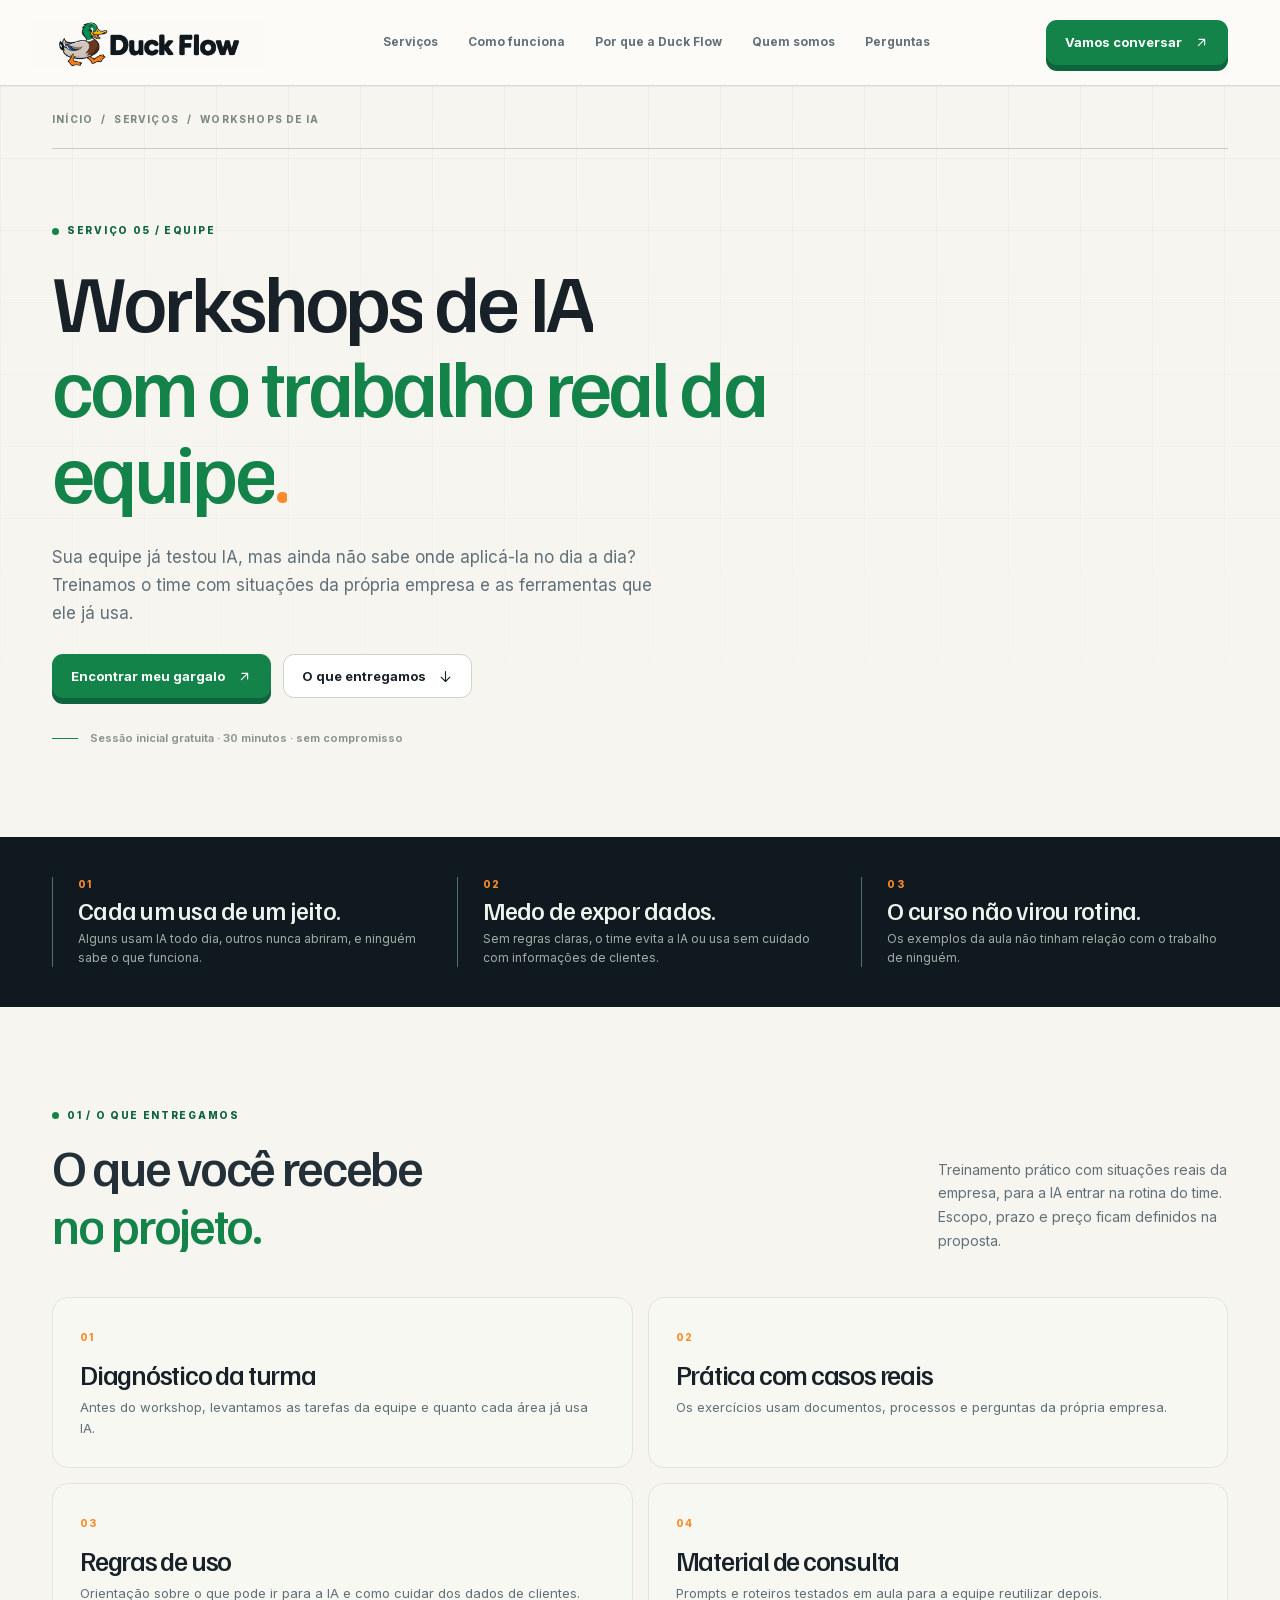
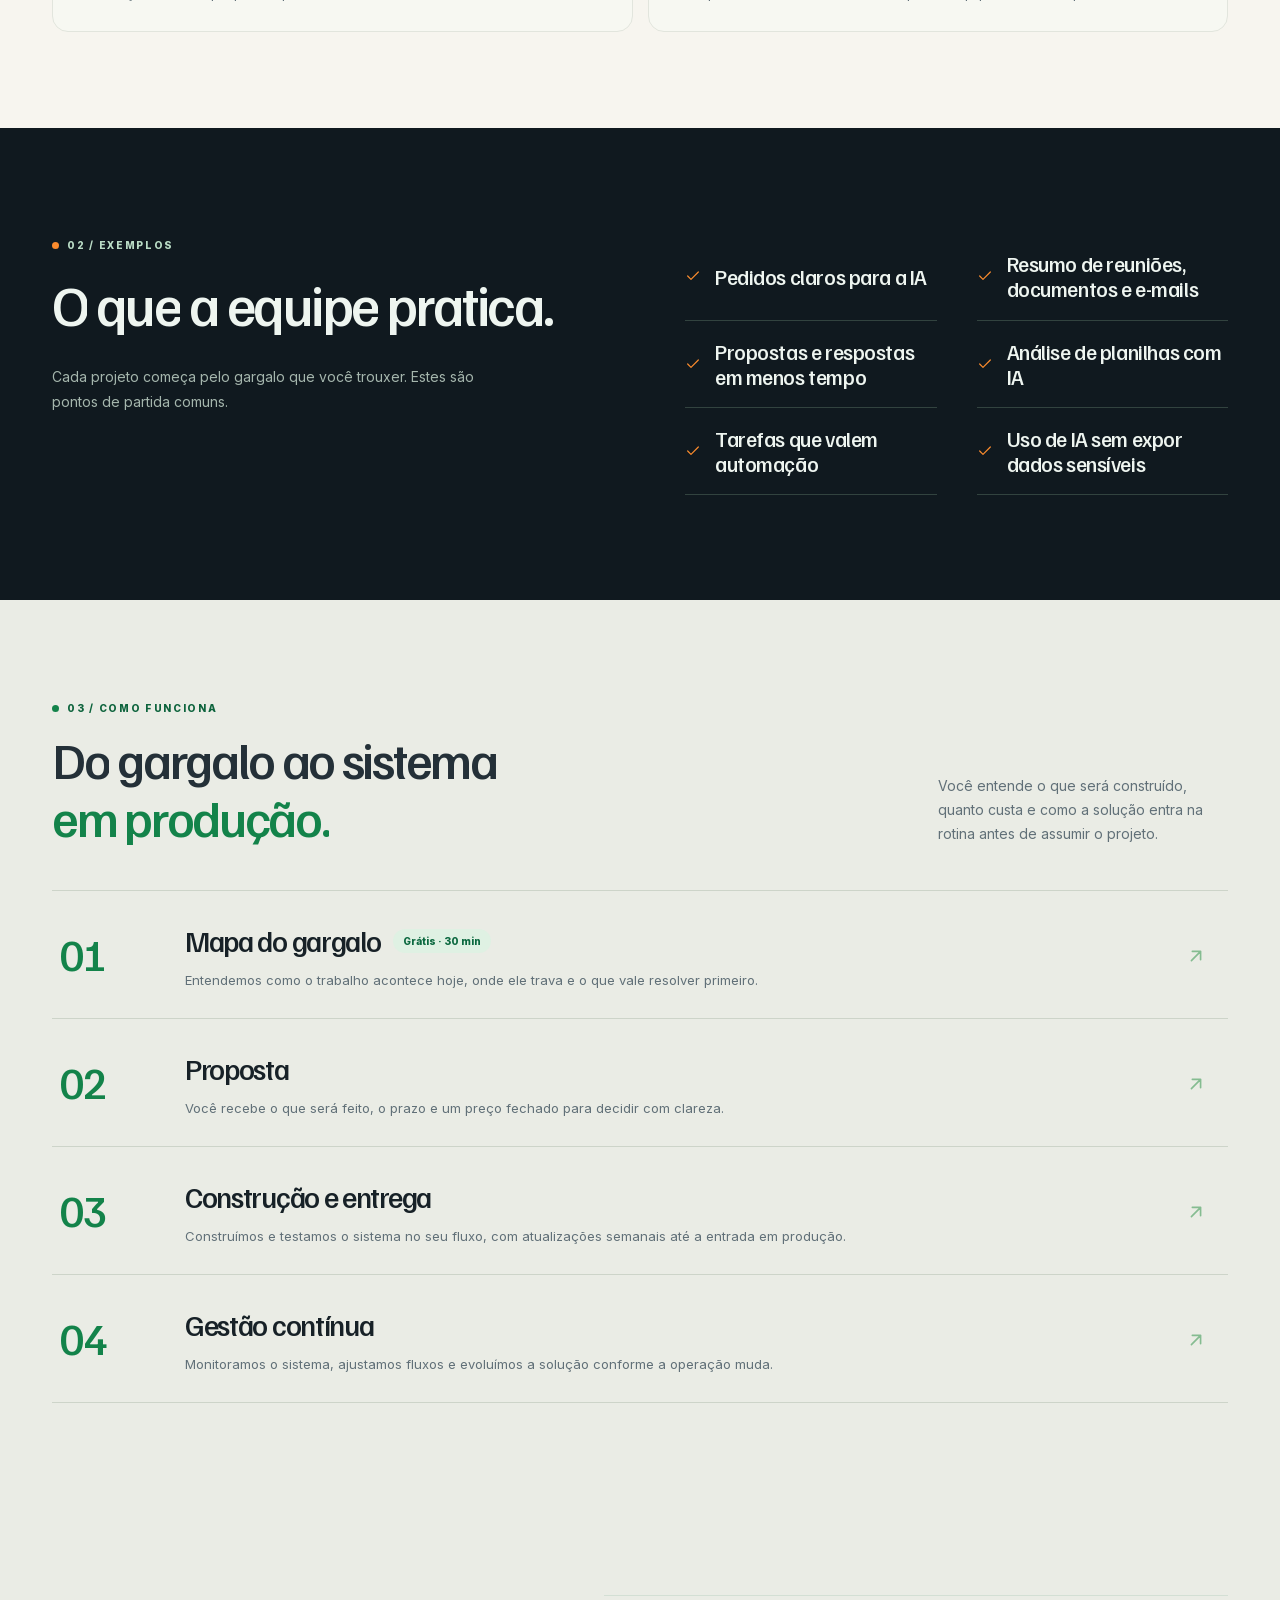
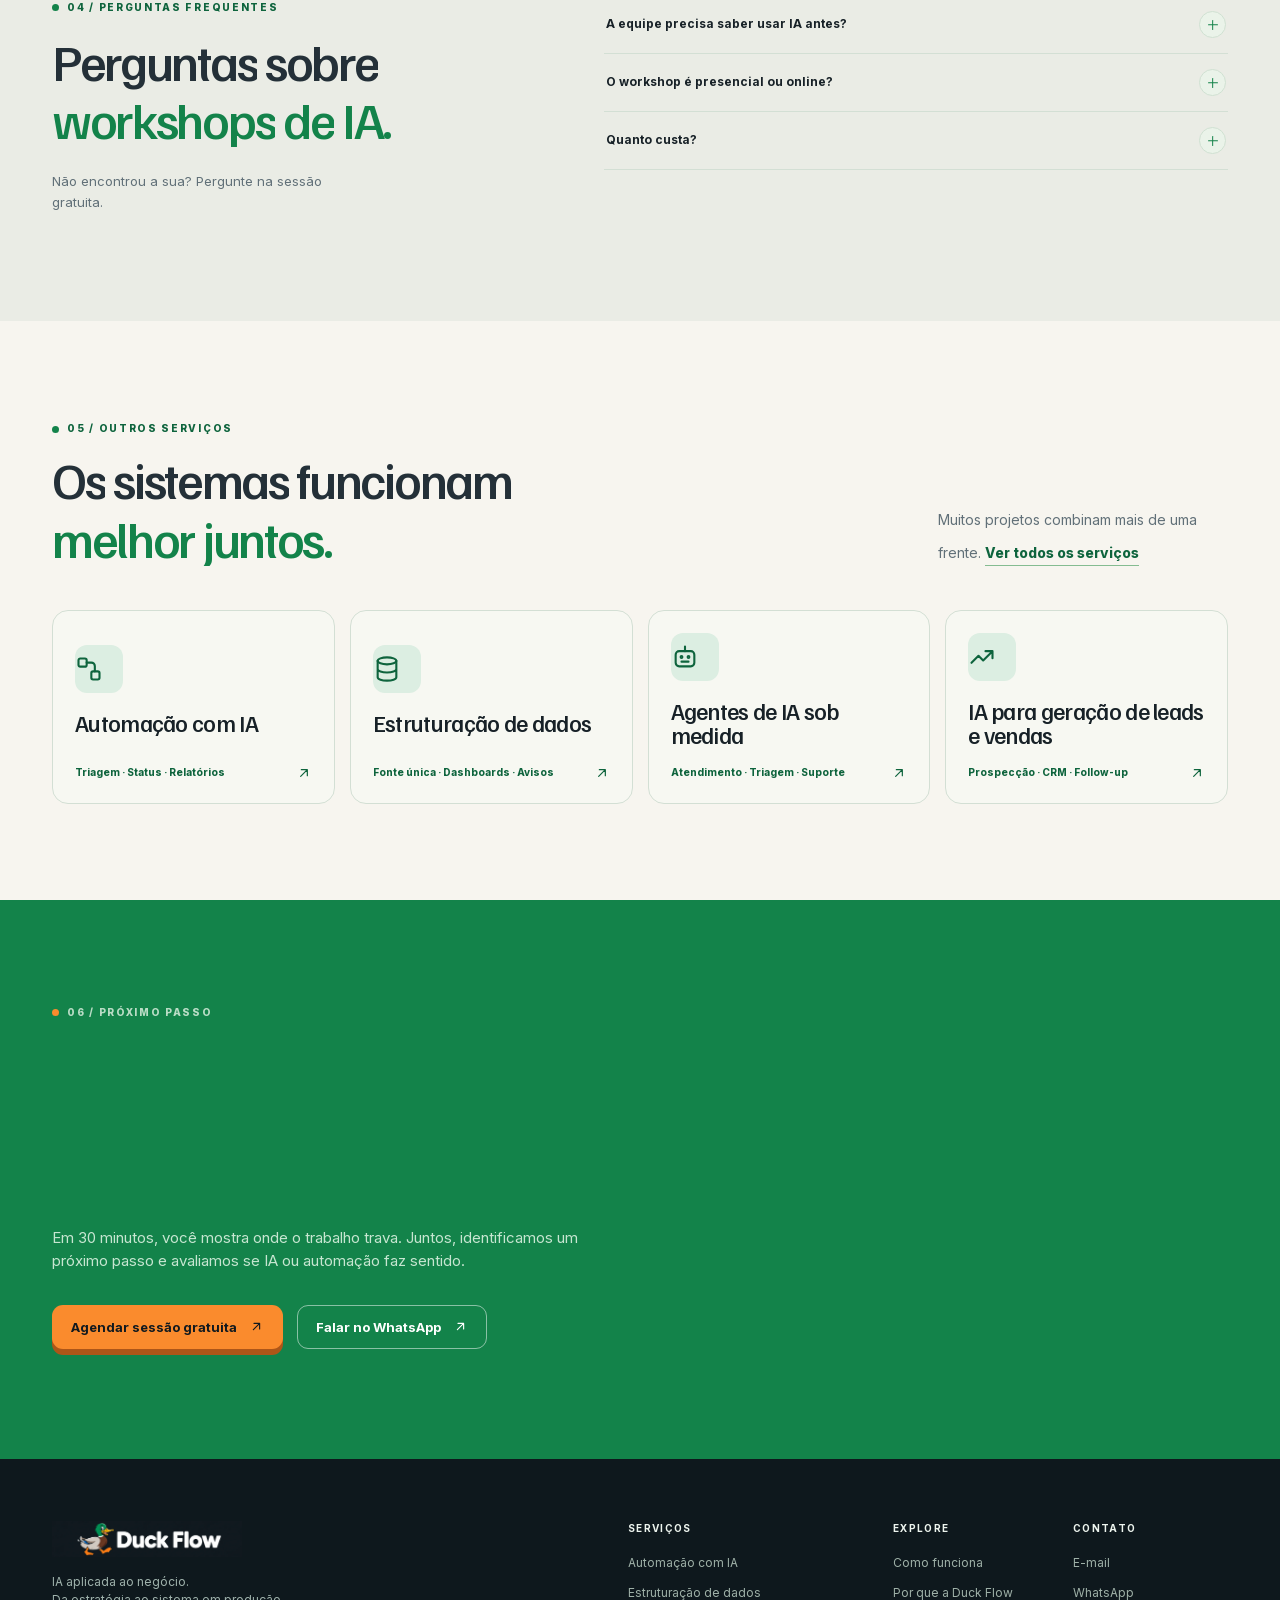
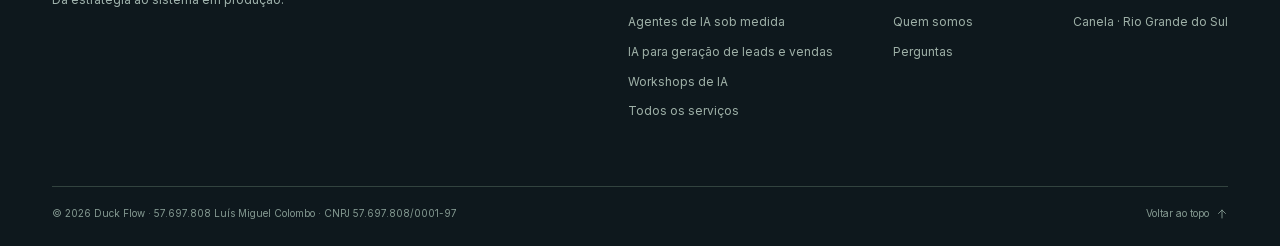
<file: servicos/workshops-de-ia/index.html>
<!doctype html>
<html lang="pt-BR">
<head>
<meta charset="utf-8">
<meta name="viewport" content="width=device-width, initial-scale=1">
<meta name="theme-color" content="#f7f5ef">
<title>Workshop de IA para empresas | Duck Flow</title>
<meta name="description" content="Treinamento prático de IA para equipes, com situações reais da empresa e as ferramentas que o time já usa. Turmas fechadas, presenciais na Serra Gaúcha ou online.">
<meta name="robots" content="index, follow, max-image-preview:large">
<link rel="canonical" href="https://duckflow.com.br/servicos/workshops-de-ia/">
<link rel="icon" href="../../favicon.ico" sizes="any" type="image/x-icon">
<link rel="icon" href="../../assets/favicons/favicon-32x32.png" sizes="32x32" type="image/png">
<link rel="apple-touch-icon" href="../../assets/favicons/apple-touch-icon.png" sizes="180x180">
<link rel="manifest" href="../../assets/favicons/site-manifest.json">
<link rel="preload" href="../../assets/brand/familjen-grotesk-latin.woff2" as="font" type="font/woff2" crossorigin>
<link rel="preload" href="../../assets/brand/inter-latin.woff2" as="font" type="font/woff2" crossorigin>
<meta property="og:type" content="website"><meta property="og:locale" content="pt_BR">
<meta property="og:url" content="https://duckflow.com.br/servicos/workshops-de-ia/"><meta property="og:site_name" content="Duck Flow">
<meta property="og:title" content="Workshop de IA para empresas | Duck Flow">
<meta property="og:description" content="Treinamento prático de IA para equipes, com situações reais da empresa e as ferramentas que o time já usa. Turmas fechadas, presenciais na Serra Gaúcha ou online.">
<meta property="og:image" content="https://duckflow.com.br/assets/brand/logo-com-texto-dark.webp">
<meta name="twitter:card" content="summary_large_image">
<script>
if (!matchMedia('(prefers-reduced-motion: reduce)').matches && 'IntersectionObserver' in window) {
  document.documentElement.classList.add('motion-ready');
  addEventListener('load', () => {
    if (!document.documentElement.classList.contains('motion-initialized')) {
      document.documentElement.classList.remove('motion-ready');
    }
  }, {once: true});
}
</script><link rel="stylesheet" href="../../assets/css/site.css?v=20260930a">
<script type="application/ld+json">
{"@context":"https://schema.org","@graph":[{"@type":"Service","@id":"https://duckflow.com.br/servicos/workshops-de-ia/#service","name":"Workshops de IA","serviceType":"Workshops de IA","description":"Treinamento prático de IA para equipes, com situações reais da empresa e as ferramentas que o time já usa. Turmas fechadas, presenciais na Serra Gaúcha ou online.","url":"https://duckflow.com.br/servicos/workshops-de-ia/","provider":{"@id":"https://duckflow.com.br/#organization"},"areaServed":["Canela","Gramado","Nova Petrópolis","Serra Gaúcha","Brasil"]},{"@type":"BreadcrumbList","itemListElement":[{"@type":"ListItem","position":1,"name":"Início","item":"https://duckflow.com.br/"},{"@type":"ListItem","position":2,"name":"Serviços","item":"https://duckflow.com.br/servicos/"},{"@type":"ListItem","position":3,"name":"Workshops de IA","item":"https://duckflow.com.br/servicos/workshops-de-ia/"}]},{"@type":"FAQPage","mainEntity":[{"@type":"Question","name":"A equipe precisa saber usar IA antes?","acceptedAnswer":{"@type":"Answer","text":"Não. O diagnóstico antes da aula mostra o nível da turma, e os exercícios são ajustados a ele."}},{"@type":"Question","name":"O workshop é presencial ou online?","acceptedAnswer":{"@type":"Answer","text":"Os dois. Em Canela, Gramado, Nova Petrópolis e na Serra Gaúcha, podemos ir até a empresa. Para outras regiões, o workshop é online."}},{"@type":"Question","name":"Quanto custa?","acceptedAnswer":{"@type":"Answer","text":"O valor depende do tamanho da turma e da duração, e vem na proposta depois da sessão gratuita de 30 minutos."}}]}]}
</script>
</head>
<body>
<svg class="icon-sprite" xmlns="http://www.w3.org/2000/svg" aria-hidden="true" focusable="false"><defs>
<symbol id="icon-arrow-up-right" viewBox="0 0 24 24"><path d="M7 17 17 7M8 7h9v9"/></symbol>
<symbol id="icon-arrow-down" viewBox="0 0 24 24"><path d="M12 4v16m-7-7 7 7 7-7"/></symbol>
<symbol id="icon-arrow-up" viewBox="0 0 24 24"><path d="M12 20V4m-7 7 7-7 7 7"/></symbol>
<symbol id="icon-check" viewBox="0 0 24 24"><path d="m4 12 5 5L20 6"/></symbol>
<symbol id="icon-workflow" viewBox="0 0 24 24"><rect x="3" y="3" width="7" height="7" rx="1.5"/><rect x="14" y="14" width="7" height="7" rx="1.5"/><path d="M10 6.5h4a3 3 0 0 1 3 3V14"/></symbol>
<symbol id="icon-database" viewBox="0 0 24 24"><ellipse cx="12" cy="5" rx="8" ry="3"/><path d="M4 5v14c0 1.7 3.6 3 8 3s8-1.3 8-3V5M4 12c0 1.7 3.6 3 8 3s8-1.3 8-3"/></symbol>
<symbol id="icon-bot" viewBox="0 0 24 24"><rect x="4" y="7" width="16" height="13" rx="3"/><path d="M12 3v4M9 16h6"/><circle cx="9" cy="12" r=".75"/><circle cx="15" cy="12" r=".75"/></symbol>
<symbol id="icon-trend" viewBox="0 0 24 24"><path d="M3 17l6-6 4 4 8-8M15 7h6v6"/></symbol>
<symbol id="icon-workshop" viewBox="0 0 24 24"><rect x="3" y="4" width="18" height="12" rx="1.5"/><path d="M12 16v4m-4 0h8M7 9h10m-10 3h6"/></symbol>
<symbol id="icon-sparkle" viewBox="0 0 24 24"><path d="m12 2 1.9 6.1L20 10l-6.1 1.9L12 18l-1.9-6.1L4 10l6.1-1.9L12 2ZM19 17l.7 1.3L21 19l-1.3.7L19 21l-.7-1.3L17 19l1.3-.7L19 17Z"/></symbol>
<symbol id="icon-location" viewBox="0 0 24 24"><path d="M12 21s7-6.1 7-12A7 7 0 0 0 5 9c0 5.9 7 12 7 12Z"/><circle cx="12" cy="9" r="2.5"/></symbol>
</defs></svg>
<a class="skip-link" href="#conteudo">Pular para o conteúdo</a>
<header class="site-header" id="topo"><div class="container header-inner">
<a class="brand" href="../../" aria-label="Duck Flow, página inicial"><img src="../../assets/brand/logo-com-texto-white.webp" width="1600" height="332" alt="Duck Flow"></a>
<nav class="main-nav" id="main-nav" aria-label="Navegação principal"><a href="../../servicos/">Serviços</a><a href="../../#como-funciona">Como funciona</a><a href="../../#diferenciais">Por que a Duck Flow</a><a href="../../#quem-somos">Quem somos</a><a href="../../#perguntas">Perguntas</a></nav>
<a class="button button-primary header-cta" href="../../#contato">Vamos conversar <svg class="icon" aria-hidden="true" focusable="false"><use href="#icon-arrow-up-right"></use></svg></a>
<button class="menu-toggle" type="button" aria-controls="main-nav" aria-expanded="false" aria-label="Abrir menu"><span></span><span></span></button>
</div></header>
<main id="conteudo">
<section class="page-hero" aria-labelledby="hero-title"><div class="container">
<nav class="breadcrumb" aria-label="Você está em"><ol><li><a href="../../">Início</a></li><li><a href="../../servicos/">Serviços</a></li><li aria-current="page">Workshops de IA</li></ol></nav>
<span class="eyebrow">Serviço 05 / Equipe</span><h1 id="hero-title" data-text-reveal>Workshops de IA<br><em>com o trabalho real da equipe</em><span class="hero-period">.</span></h1><p class="hero-lede" data-text-fade>Sua equipe já testou IA, mas ainda não sabe onde aplicá-la no dia a dia? Treinamos o time com situações da própria empresa e as ferramentas que ele já usa.</p><div class="hero-actions"><a class="button button-primary" href="#contato">Encontrar meu gargalo <svg class="icon" aria-hidden="true" focusable="false"><use href="#icon-arrow-up-right"></use></svg></a><a class="button button-outline" href="#entregas">O que entregamos <svg class="icon" aria-hidden="true" focusable="false"><use href="#icon-arrow-down"></use></svg></a></div><p class="hero-note"><span class="note-line"></span> Sessão inicial gratuita · 30 minutos · sem compromisso</p>
</div></section>
<section class="signal-strip" aria-label="Quando faz sentido"><div class="container signal-grid"><div><span class="signal-number">01</span><strong>Cada um usa de um jeito.</strong><p>Alguns usam IA todo dia, outros nunca abriram, e ninguém sabe o que funciona.</p></div><div><span class="signal-number">02</span><strong>Medo de expor dados.</strong><p>Sem regras claras, o time evita a IA ou usa sem cuidado com informações de clientes.</p></div><div><span class="signal-number">03</span><strong>O curso não virou rotina.</strong><p>Os exemplos da aula não tinham relação com o trabalho de ninguém.</p></div></div></section>
<section class="section services" id="entregas" aria-labelledby="entregas-title"><div class="container"><div class="section-heading" data-text-fade-child><div><span class="eyebrow">01 / O que entregamos</span><h2 id="entregas-title" data-text-reveal>O que você recebe<br><em>no projeto.</em></h2></div><p>Treinamento prático com situações reais da empresa, para a IA entrar na rotina do time. Escopo, prazo e preço ficam definidos na proposta.</p></div><div class="deliver-grid"><article><span>01</span><h3>Diagnóstico da turma</h3><p>Antes do workshop, levantamos as tarefas da equipe e quanto cada área já usa IA.</p></article><article><span>02</span><h3>Prática com casos reais</h3><p>Os exercícios usam documentos, processos e perguntas da própria empresa.</p></article><article><span>03</span><h3>Regras de uso</h3><p>Orientação sobre o que pode ir para a IA e como cuidar dos dados de clientes.</p></article><article><span>04</span><h3>Material de consulta</h3><p>Prompts e roteiros testados em aula para a equipe reutilizar depois.</p></article></div></div></section>
<section class="dark-panel" aria-labelledby="aplicacoes-title"><div class="container dark-grid"><div class="dark-intro" data-text-fade-child><span class="eyebrow light">02 / Exemplos</span><h2 id="aplicacoes-title" data-text-reveal>O que a equipe pratica.</h2><p>Cada projeto começa pelo gargalo que você trouxer. Estes são pontos de partida comuns.</p></div><ul class="use-list"><li><svg class="icon" aria-hidden="true" focusable="false"><use href="#icon-check"></use></svg>Pedidos claros para a IA</li><li><svg class="icon" aria-hidden="true" focusable="false"><use href="#icon-check"></use></svg>Resumo de reuniões, documentos e e-mails</li><li><svg class="icon" aria-hidden="true" focusable="false"><use href="#icon-check"></use></svg>Propostas e respostas em menos tempo</li><li><svg class="icon" aria-hidden="true" focusable="false"><use href="#icon-check"></use></svg>Análise de planilhas com IA</li><li><svg class="icon" aria-hidden="true" focusable="false"><use href="#icon-check"></use></svg>Tarefas que valem automação</li><li><svg class="icon" aria-hidden="true" focusable="false"><use href="#icon-check"></use></svg>Uso de IA sem expor dados sensíveis</li></ul></div></section>
<section class="section approach" aria-labelledby="processo-title"><div class="container"><div class="section-heading" data-text-fade-child><div><span class="eyebrow">03 / Como funciona</span><h2 id="processo-title" data-text-reveal>Do gargalo ao sistema<br><em>em produção.</em></h2></div><p>Você entende o que será construído, quanto custa e como a solução entra na rotina antes de assumir o projeto.</p></div><div class="process-list"><article><span class="process-num">01</span><div><h3>Mapa do gargalo <span class="pill">Grátis · 30 min</span></h3><p>Entendemos como o trabalho acontece hoje, onde ele trava e o que vale resolver primeiro.</p></div><span class="process-arrow" aria-hidden="true"><svg class="icon" aria-hidden="true" focusable="false"><use href="#icon-arrow-up-right"></use></svg></span></article><article><span class="process-num">02</span><div><h3>Proposta</h3><p>Você recebe o que será feito, o prazo e um preço fechado para decidir com clareza.</p></div><span class="process-arrow" aria-hidden="true"><svg class="icon" aria-hidden="true" focusable="false"><use href="#icon-arrow-up-right"></use></svg></span></article><article><span class="process-num">03</span><div><h3>Construção e entrega</h3><p>Construímos e testamos o sistema no seu fluxo, com atualizações semanais até a entrada em produção.</p></div><span class="process-arrow" aria-hidden="true"><svg class="icon" aria-hidden="true" focusable="false"><use href="#icon-arrow-up-right"></use></svg></span></article><article><span class="process-num">04</span><div><h3>Gestão contínua</h3><p>Monitoramos o sistema, ajustamos fluxos e evoluímos a solução conforme a operação muda.</p></div><span class="process-arrow" aria-hidden="true"><svg class="icon" aria-hidden="true" focusable="false"><use href="#icon-arrow-up-right"></use></svg></span></article></div></div></section>
<section class="section faq-section" aria-labelledby="faq-title"><div class="container faq-grid"><div><span class="eyebrow">04 / Perguntas frequentes</span><h2 id="faq-title" data-text-reveal>Perguntas sobre<br><em>workshops de IA.</em></h2><p>Não encontrou a sua? Pergunte na sessão gratuita.</p></div><div class="faq-list">
<div class="faq-row"><button class="faq-q" type="button" id="workshops-de-ia-q-1" aria-expanded="false" aria-controls="workshops-de-ia-a-1"><span>A equipe precisa saber usar IA antes?</span><span class="faq-icon" aria-hidden="true"></span></button><div class="faq-answer" id="workshops-de-ia-a-1" role="region" aria-labelledby="workshops-de-ia-q-1" aria-hidden="true"><div class="faq-answer-inner"><p>Não. O diagnóstico antes da aula mostra o nível da turma, e os exercícios são ajustados a ele.</p></div></div></div>
<div class="faq-row"><button class="faq-q" type="button" id="workshops-de-ia-q-2" aria-expanded="false" aria-controls="workshops-de-ia-a-2"><span>O workshop é presencial ou online?</span><span class="faq-icon" aria-hidden="true"></span></button><div class="faq-answer" id="workshops-de-ia-a-2" role="region" aria-labelledby="workshops-de-ia-q-2" aria-hidden="true"><div class="faq-answer-inner"><p>Os dois. Em Canela, Gramado, Nova Petrópolis e na Serra Gaúcha, podemos ir até a empresa. Para outras regiões, o workshop é online.</p></div></div></div>
<div class="faq-row"><button class="faq-q" type="button" id="workshops-de-ia-q-3" aria-expanded="false" aria-controls="workshops-de-ia-a-3"><span>Quanto custa?</span><span class="faq-icon" aria-hidden="true"></span></button><div class="faq-answer" id="workshops-de-ia-a-3" role="region" aria-labelledby="workshops-de-ia-q-3" aria-hidden="true"><div class="faq-answer-inner"><p>O valor depende do tamanho da turma e da duração, e vem na proposta depois da sessão gratuita de 30 minutos.</p></div></div></div>
</div></div></section>
<section class="section services" aria-labelledby="outros-title"><div class="container"><div class="section-heading" data-text-fade-child><div><span class="eyebrow">05 / Outros serviços</span><h2 id="outros-title" data-text-reveal>Os sistemas funcionam<br><em>melhor juntos.</em></h2></div><p>Muitos projetos combinam mais de uma frente. <a class="inline-link" href="../../servicos/">Ver todos os serviços</a></p></div><div class="related-grid"><a href="../../servicos/automacao-com-ia/"><span class="service-icon"><svg class="icon" aria-hidden="true" focusable="false"><use href="#icon-workflow"></use></svg></span><strong>Automação com IA</strong><span>Triagem · Status · Relatórios <svg class="icon" aria-hidden="true" focusable="false"><use href="#icon-arrow-up-right"></use></svg></span></a><a href="../../servicos/estruturacao-de-dados/"><span class="service-icon"><svg class="icon" aria-hidden="true" focusable="false"><use href="#icon-database"></use></svg></span><strong>Estruturação de dados</strong><span>Fonte única · Dashboards · Avisos <svg class="icon" aria-hidden="true" focusable="false"><use href="#icon-arrow-up-right"></use></svg></span></a><a href="../../servicos/agentes-de-ia/"><span class="service-icon"><svg class="icon" aria-hidden="true" focusable="false"><use href="#icon-bot"></use></svg></span><strong>Agentes de IA sob medida</strong><span>Atendimento · Triagem · Suporte <svg class="icon" aria-hidden="true" focusable="false"><use href="#icon-arrow-up-right"></use></svg></span></a><a href="../../servicos/ia-para-vendas/"><span class="service-icon"><svg class="icon" aria-hidden="true" focusable="false"><use href="#icon-trend"></use></svg></span><strong>IA para geração de leads e vendas</strong><span>Prospecção · CRM · Follow-up <svg class="icon" aria-hidden="true" focusable="false"><use href="#icon-arrow-up-right"></use></svg></span></a></div></div></section>
<section class="contact-section cta-band" id="contato" aria-labelledby="contato-title"><div class="container"><div class="contact-heading" data-text-fade-child><span class="eyebrow light">06 / Próximo passo</span><h2 id="contato-title" data-text-reveal>Traga o problema.<br><em>Encontramos o começo.</em></h2><p>Em 30 minutos, você mostra onde o trabalho trava. Juntos, identificamos um próximo passo e avaliamos se IA ou automação faz sentido.</p><div class="cta-actions"><a class="button button-orange" href="../../#contato">Agendar sessão gratuita <svg class="icon" aria-hidden="true" focusable="false"><use href="#icon-arrow-up-right"></use></svg></a><a class="button button-outline" href="https://wa.me/5554984384244?text=Ol%C3%A1%2C%20Duck%20Flow%21%20Quero%20conversar%20sobre%20Workshops%20de%20IA." target="_blank" rel="noopener noreferrer">Falar no WhatsApp <svg class="icon" aria-hidden="true" focusable="false"><use href="#icon-arrow-up-right"></use></svg></a></div></div></div></section>
</main>
<footer class="site-footer"><div class="container"><div class="footer-main"><div><a href="../../" class="footer-brand" aria-label="Duck Flow, página inicial"><img src="../../assets/brand/logo-com-texto-dark.webp" alt="Duck Flow" width="220" height="90"></a><p>IA aplicada ao negócio.<br>Da estratégia ao sistema em produção.</p></div><div class="footer-links"><div><strong>Serviços</strong><a href="../../servicos/automacao-com-ia/">Automação com IA</a><a href="../../servicos/estruturacao-de-dados/">Estruturação de dados</a><a href="../../servicos/agentes-de-ia/">Agentes de IA sob medida</a><a href="../../servicos/ia-para-vendas/">IA para geração de leads e vendas</a><a href="../../servicos/workshops-de-ia/">Workshops de IA</a><a href="../../servicos/">Todos os serviços</a></div><div><strong>Explore</strong><a href="../../#como-funciona">Como funciona</a><a href="../../#diferenciais">Por que a Duck Flow</a><a href="../../#quem-somos">Quem somos</a><a href="../../#perguntas">Perguntas</a></div><div><strong>Contato</strong><a href="mailto:lmiguelcolombo@gmail.com">E-mail</a><a href="https://wa.me/5554984384244" target="_blank" rel="noopener noreferrer">WhatsApp</a><span>Canela · Rio Grande do Sul</span></div></div></div><div class="footer-bottom"><span>© 2026 Duck Flow · 57.697.808 Luís Miguel Colombo · CNPJ 57.697.808/0001-97</span><a href="#topo">Voltar ao topo <svg class="icon" aria-hidden="true" focusable="false"><use href="#icon-arrow-up"></use></svg></a></div></div></footer>
<script src="../../assets/js/site.js?v=20260926c" defer></script>
<script src="../../assets/js/text-motion.js?v=20260930a" defer></script>
</body>
</html>
</file>
<file: assets/css/site.css>
@font-face{font-family:Familjen;src:url('../brand/familjen-grotesk-latin.woff2') format('woff2');font-style:normal;font-weight:400 700;font-display:swap}
@font-face{font-family:Inter;src:url('../brand/inter-latin.woff2') format('woff2');font-style:normal;font-weight:100 900;font-display:swap}
:root{
      --ink:#172127;--ink-2:#25333a;--night:#10191f;--night-2:#1c292e;
      --paper:#f7f5ef;--cream:#eae6db;--white:#fff;--line:#d9d7cf;
      --green:#13834a;--green-deep:#0e643d;--green-soft:#dceee2;
      --orange:#fa8b2d;--orange-deep:#d66e1c;--orange-soft:#fff0df;
      --brown:#744633;--blue:#4c7ef3;--burgundy:#a63348;
      --text:#243038;--muted:#617078;--focus:#0c8149;
      --font-display:Familjen,'Arial Narrow',Arial,sans-serif;--font-body:Inter,Arial,sans-serif;
      --ease:cubic-bezier(.16,1,.3,1);--shadow:0 20px 70px rgba(14,31,29,.09);
      --radius-sm:8px;--radius-md:16px;--radius-lg:28px;
    }
*,*::before,*::after{box-sizing:border-box}html{scroll-behavior:smooth;scroll-padding-top:90px}body{margin:0;background:var(--paper);color:var(--text);font:400 14px/1.55 var(--font-body);-webkit-font-smoothing:antialiased}img{display:block;max-width:100%;height:auto}button,input,select,textarea{font:inherit}button{cursor:pointer}a{color:inherit;text-decoration:none}::selection{background:#bde8c7;color:var(--ink)}:focus-visible{outline:3px solid var(--focus);outline-offset:3px}.container{width:min(1200px,calc(100% - 104px));margin-inline:auto}.skip-link{position:absolute;top:-100px;left:15px;z-index:100;background:var(--night);color:white;padding:12px 20px}.skip-link:focus{top:12px}.eyebrow{display:inline-flex;align-items:center;gap:8px;color:var(--green-deep);font-size:10px;font-weight:800;letter-spacing:.17em;text-transform:uppercase}.eyebrow::before{content:'';width:7px;height:7px;border-radius:50%;background:var(--green)}.eyebrow.light{color:#b9dcc5}.eyebrow.light::before{background:var(--orange)}h1,h2,h3,p{margin-top:0}h1,h2,h3{font-family:var(--font-display);font-weight:500;letter-spacing:-.045em}h2{font-size:clamp(38px,4vw,56px);line-height:1.02}h2 em,h1 em{font-style:normal;color:var(--green)}
.site-header{position:relative;z-index:20;background:#fcfbf8;border-bottom:1px solid var(--line)}.header-inner{min-height:85px;display:flex;align-items:center;gap:38px}.main-nav{display:flex;align-items:center;justify-content:center;gap:30px;flex:1}.main-nav a{font-size:12px;font-weight:700;color:var(--muted);transition:color .2s}.main-nav a:hover{color:var(--green)}.menu-toggle{display:none;background:transparent;border:0;padding:10px}.menu-toggle span{display:block;width:24px;height:2px;background:var(--ink);margin:5px}
.hero{position:relative;overflow:hidden;background:var(--paper)}.hero::before{content:'';position:absolute;inset:0;background-image:linear-gradient(rgba(23,33,39,.035) 1px,transparent 1px),linear-gradient(90deg,rgba(23,33,39,.035) 1px,transparent 1px);background-size:72px 72px;mask-image:linear-gradient(to bottom,#000,transparent 90%)}.hero::after{content:'';position:absolute;width:700px;height:700px;right:-170px;top:55px;border-radius:50%;background:radial-gradient(circle,#f6dec4 0%,rgba(246,222,196,.24) 48%,transparent 69%);filter:blur(16px);pointer-events:none}.hero .container{position:relative;z-index:1}.hero-topline,.hero-bottom{display:flex;justify-content:space-between;gap:20px;align-items:center;font-size:10px;font-weight:750;letter-spacing:.12em;color:#7c8981}.hero-topline{padding:20px 0;border-bottom:1px solid #c6cec4}.hero-topline span:last-child{display:flex;align-items:center;gap:10px}.live-dot{display:inline-block;width:7px;height:7px;border-radius:50%;background:var(--green);box-shadow:0 0 0 4px var(--green-soft)}.hero-grid{display:grid;grid-template-columns:minmax(0,1.2fr) minmax(320px,.8fr);gap:25px;align-items:center;min-height:640px}.hero-content{padding:75px 0 86px}.hero h1{max-width:800px;margin:22px 0 25px;color:var(--ink);font-size:clamp(58px,8vw,116px);line-height:.88}.hero h1 em{color:var(--green)}.hero-period{color:var(--orange)}.hero-lede{max-width:555px;margin-bottom:27px;color:var(--muted);font-size:17px;line-height:1.65}.hero-actions{display:flex;flex-wrap:wrap;gap:12px}.hero-note{display:flex;align-items:center;gap:12px;margin:32px 0 0;color:#89948d;font-size:11px;font-weight:650}.note-line{width:26px;height:1px;background:var(--green)}.hero-bottom{padding:20px 0;border-top:1px solid #c6cec4}.hero-bottom a:hover{color:var(--green)}
.signal-strip{background:var(--night);color:#edf4ee}.signal-grid{display:grid;grid-template-columns:repeat(3,1fr);gap:38px;padding-block:40px}.signal-grid>div{position:relative;padding-left:25px;border-left:1px solid #527063}.signal-number{display:block;color:var(--orange);font-size:10px;font-weight:800;letter-spacing:.14em}.signal-grid strong{display:block;margin-top:4px;font:500 25px/1.1 var(--font-display);letter-spacing:-.03em}.signal-grid p{margin:6px 0 0;color:#9eafa7;font-size:12px}
.section{padding:96px 0}.section-heading{display:flex;align-items:end;justify-content:space-between;gap:32px;margin-bottom:40px}.section-heading h2{margin:15px 0 0}.section-heading>p{max-width:290px;margin:0 0 4px;color:var(--muted);font-size:14px;line-height:1.7}.services{background:var(--paper)}.service-grid{display:grid;grid-template-columns:repeat(3,1fr);gap:15px}.service-card{display:flex;flex-direction:column;min-height:325px;padding:27px;border:1px solid #e2e5dd;border-radius:var(--radius-md);background:#f7f8f2;transition:transform .25s var(--ease),box-shadow .25s}.service-card:hover{transform:translateY(-6px);box-shadow:var(--shadow)}.card-top{display:flex;align-items:start;justify-content:space-between;color:#89948f;font-size:9px;font-weight:800;letter-spacing:.12em}.service-icon{display:grid;place-items:center;width:48px;height:48px;border-radius:12px;background:var(--green-soft);color:var(--green-deep);font-size:27px;font-weight:400}.service-card h3{margin:26px 0 12px;color:var(--ink);font-size:29px;line-height:1.02}.service-card p{max-width:320px;margin-bottom:25px;color:var(--muted);font-size:13px;line-height:1.65}.card-foot{display:flex;justify-content:space-between;align-items:center;gap:12px;margin-top:auto;padding-top:14px;border-top:1px solid #e2e5dd;color:var(--green-deep);font-size:10px;font-weight:750}.card-foot span{font-size:17px}.service-card-cta{background:var(--green);border-color:var(--green);color:#fff}.service-card-cta h3{color:white;margin-top:27px}.service-card-cta p{color:#c7e6d1}.service-card-cta .button{align-self:flex-start;margin-top:auto}
.approach{background:#eaece5}.process-list{border-top:1px solid #cdd4c9}.process-list article{display:grid;grid-template-columns:95px 1fr 35px;gap:30px;align-items:center;padding:28px 8px;border-bottom:1px solid #cdd4c9}.process-num{color:var(--green);font:500 44px/1 var(--font-display);letter-spacing:-.05em}.process-list h3{display:flex;align-items:center;gap:13px;flex-wrap:wrap;margin:0 0 6px;color:var(--ink);font-size:29px}.process-list p{margin:0;color:var(--muted);font-size:13px}.pill{display:inline-flex;align-items:center;gap:7px;padding:7px 10px;border-radius:100px;background:#dff1e3;color:#0c6940;font:800 10px/1 var(--font-body);letter-spacing:0}.process-arrow{font-size:22px;color:#85bc91}
.dark-panel{padding:105px 0;background:var(--night);color:#eef5f0}.dark-grid{display:grid;grid-template-columns:1fr 1fr;gap:90px}.dark-intro h2{margin:20px 0 25px;color:#eef5f0;font-size:clamp(42px,4.4vw,64px)}.dark-intro h2 em{color:#f5b56f}.dark-intro>p{max-width:470px;color:#a5b6ad;font-size:14px;line-height:1.8}.text-link{display:inline-flex;gap:35px;margin-top:18px;padding-bottom:8px;border-bottom:1px solid #85bc91;color:#c7e6d1;font-size:12px;font-weight:750}.text-link:hover{color:white}.advantage-list article{display:grid;grid-template-columns:40px 1fr;gap:18px;padding:22px 0;border-bottom:1px solid #32433f}.advantage-list article:first-child{border-top:1px solid #32433f}.advantage-list article>span{color:var(--orange);font-size:11px;font-weight:800}.advantage-list h3{margin:0 0 4px;color:#eef5f0;font-size:26px}.advantage-list p{margin:0;color:#9eb0a7;font-size:12px}
.region{background:#f7f5ef}.region-grid{display:grid;grid-template-columns:1fr .85fr;gap:90px;align-items:center}.region h2{margin:20px 0 22px}.region p{max-width:500px;margin-bottom:28px;color:var(--muted);font-size:15px;line-height:1.75}.region-card{position:relative;min-height:380px;overflow:hidden;display:flex;flex-direction:column;justify-content:flex-end;padding:30px;border-radius:var(--radius-lg);background:#e6f0e4;color:var(--ink)}.region-card::before,.region-card::after{content:'';position:absolute;border:1px solid #aebeb1;border-radius:50%;width:400px;height:400px;right:-95px;top:-180px}.region-card::after{width:300px;height:300px;right:-44px;top:-126px;border-style:dashed}.region-card-top{position:absolute;top:28px;left:30px;font-size:10px;font-weight:800;letter-spacing:.14em}.region-symbol{position:absolute;right:32px;top:25px;display:grid;place-items:center;width:54px;height:54px;border-radius:50%;background:var(--orange);font-size:29px}.region-card strong{position:relative;font:500 80px/1 var(--font-display);letter-spacing:-.06em}.region-card strong span{font-size:23px;color:var(--green)}.region-card p{position:relative;margin:4px 0 29px;font-size:12px}.region-card-bottom{position:relative;display:flex;justify-content:space-between;padding-top:13px;border-top:1px solid #bfd5c3;color:#5e7665;font-size:10px;font-weight:800;letter-spacing:.1em}
.faq-section{background:#eaece5}
.faq-grid{display:grid;grid-template-columns:.85fr 1.15fr;gap:90px}
.faq-grid h2{margin:18px 0 20px}
.faq-grid>div:first-child>p{max-width:300px;color:var(--muted);font-size:13px}
.faq-list{border-top:1px solid #d3dfd4}
.faq-row{border-bottom:1px solid #d3dfd4;transition:border-color .25s}
.faq-row.open{border-color:#95c5a0}
.faq-q{width:100%;display:flex;align-items:center;justify-content:space-between;gap:18px;padding:15px 2px;border:0;background:transparent;text-align:left;color:var(--ink);font-size:12px;font-weight:700;line-height:1.35;cursor:pointer;transition:color .28s ease,padding-left .38s var(--ease)}
.faq-q:hover,.faq-row.open .faq-q{color:var(--green-deep);padding-left:7px}
.faq-icon{position:relative;display:block;flex:0 0 27px;width:27px;height:27px;border:1px solid #d0e1d2;border-radius:50%;background:#eaf3e9;color:var(--green);transition:background .3s,border-color .3s,color .3s,box-shadow .3s,transform .42s var(--ease)}
.faq-icon::before,.faq-icon::after{content:'';position:absolute;top:50%;left:50%;background:currentColor;border-radius:2px;transform:translate(-50%,-50%);transition:transform .38s var(--ease),opacity .28s}
.faq-icon::before{width:10px;height:1.7px}.faq-icon::after{width:1.7px;height:10px}
.faq-q:hover .faq-icon{border-color:#91c69e;box-shadow:0 0 0 4px rgba(19,131,74,.08)}
.faq-row.open .faq-icon{background:var(--green);border-color:var(--green);color:#fff;box-shadow:0 5px 12px rgba(19,131,74,.19);transform:scale(1.04)}
.faq-row.open .faq-icon::after{opacity:0;transform:translate(-50%,-50%) rotate(90deg)}
.faq-answer{height:0;overflow:hidden;transition:height .48s var(--ease)}
.faq-answer-inner{padding:0 40px 17px 7px;color:#63746b;font-size:11px;line-height:1.65;opacity:0;transform:translateY(-8px);transition:opacity .33s ease,transform .43s var(--ease)}
.faq-row.open .faq-answer-inner{opacity:1;transform:none}
.faq-answer-inner p{margin:0}
.contact-section{padding:100px 0 110px;background:var(--green);color:white}.contact-heading{position:relative;padding-bottom:38px;border-bottom:1px solid rgba(255,255,255,.25)}.contact-heading h2{margin:20px 0 20px;max-width:900px;color:#fff;font-size:clamp(49px,6.1vw,86px);line-height:.93}.contact-heading h2 em{color:#f5b56f}.contact-heading p{max-width:560px;margin:0;color:#c7e6d1;font-size:15px}.contact-grid{display:grid;grid-template-columns:1.35fr .65fr;gap:55px;padding-top:40px}.contact-form{display:grid;gap:20px}.form-row{display:grid;grid-template-columns:1fr 1fr;gap:18px}.contact-form label{display:grid;gap:8px;color:var(--green-soft);font-size:11px;font-weight:700;letter-spacing:.03em}.contact-form input,.contact-form select,.contact-form textarea{width:100%;border:1px solid #bfcac0;border-radius:9px;background:white;color:var(--ink);padding:13px 14px;font-size:13px;font-weight:400;letter-spacing:normal}.contact-form input,.contact-form select{min-height:45px}.contact-form textarea{resize:vertical;min-height:110px}.contact-form input:focus,.contact-form select:focus,.contact-form textarea:focus{outline:3px solid #bcdec5;outline-offset:0;border-color:var(--green);box-shadow:none}.contact-form [aria-invalid=true]{border-color:#cf634e;background:#fff8f4;box-shadow:none}.privacy-note{margin:0;color:var(--green-soft);font-size:11px}.form-actions{display:flex;align-items:center;flex-wrap:wrap;gap:18px}.form-actions p{margin:0;color:white;font-size:11px}.contact-aside{align-self:start;padding:30px;border:1px solid rgba(255,255,255,.26);border-radius:16px;background:rgba(11,79,44,.27)}.aside-label{color:#c7e6d1;font-size:10px;font-weight:800;letter-spacing:.14em}.contact-aside ol{list-style:none;margin:25px 0 0;padding:0}.contact-aside li{display:grid;grid-template-columns:26px 1fr;gap:15px;padding:16px 0;border-bottom:1px solid rgba(255,255,255,.2);font:500 20px/1.15 var(--font-display);letter-spacing:-.02em}.contact-aside li span{color:var(--orange);font:800 10px/2 var(--font-body)}.aside-bottom{margin-top:33px}.aside-bottom p{margin-bottom:9px;color:#c7e6d1;font-size:11px}.aside-bottom a{display:flex;justify-content:space-between;gap:10px;padding:7px 0;font-size:12px;font-weight:750;overflow-wrap:anywhere}.aside-bottom a:hover{text-decoration:underline}
.site-footer{background:#0e181d;color:#9fb2ac;padding:62px 0 25px}.footer-main{display:flex;justify-content:space-between;gap:80px;padding-bottom:65px}.footer-brand img{width:190px;height:auto;max-height:80px;object-fit:contain;object-position:left center}.footer-main p{margin:16px 0 0;color:#9fb2ac;font-size:12px}.footer-links{display:flex;gap:95px}.footer-links>div{display:grid;align-content:start;gap:11px}.footer-links strong{margin-bottom:7px;color:#edf4ee;font-size:10px;letter-spacing:.13em;text-transform:uppercase}.footer-links a,.footer-links span{color:#9eb0a7;font-size:12px}.footer-links a:hover{color:#fff}.footer-bottom{display:flex;justify-content:space-between;gap:20px;padding-top:19px;border-top:1px solid #32433f;color:#849991;font-size:10px}.footer-bottom a:hover{color:#fff}
@media(prefers-reduced-motion:reduce){html{scroll-behavior:auto}*,*::before,*::after{animation-duration:.01ms!important;transition-duration:.01ms!important}}
@media(max-width:1100px){.container{width:min(1200px,calc(100% - 60px))}.main-nav{gap:16px}.header-inner{gap:20px}.hero-grid{grid-template-columns:1.2fr .8fr}.service-grid{grid-template-columns:repeat(2,1fr)}.dark-grid,.faq-grid{gap:55px}}
@media(max-width:800px){.container{width:calc(100% - 60px)}.header-inner{min-height:70px}.brand{min-width:0;margin-right:auto}.header-cta{display:none}.menu-toggle{display:block}.main-nav{display:none;position:absolute;top:70px;left:0;right:0;padding:15px 20px 24px;background:#fcfbf8;border-bottom:1px solid var(--line);box-shadow:var(--shadow)}.main-nav.open{display:grid;gap:0}.main-nav a{padding:13px 0;border-bottom:1px solid var(--line);font-size:14px}.hero-topline{font-size:9px}.hero-grid{display:flex;flex-direction:column;align-items:stretch;gap:0}.hero-content{padding:62px 0 5px}.hero h1{font-size:clamp(62px,13vw,88px)}.hero-lede{font-size:15px}.hero-bottom{font-size:9px}.signal-grid{grid-template-columns:1fr;gap:20px}.signal-grid>div{padding-left:15px}.section{padding:70px 0}.section-heading{display:block;margin-bottom:30px}.section-heading>p{margin-top:20px}.dark-panel{padding:75px 0}.dark-grid,.region-grid,.faq-grid,.contact-grid{grid-template-columns:1fr;gap:35px}.region-card{min-height:330px}.contact-section{padding:75px 0}.footer-main{gap:40px}}
@media(max-width:600px){.container{width:calc(100% - 36px)}.hero-topline span:first-child{display:none}.hero-topline{justify-content:flex-end}.hero-content{padding-top:52px}.hero h1{font-size:clamp(42px,10vw,58px)}.hero-lede{font-size:14px}.hero-actions{align-items:stretch}.hero-actions .button{flex:1}.hero-note{font-size:10px}.hero-bottom span:first-child{display:none}.hero-bottom{justify-content:flex-end}.section h2,.faq-grid h2{font-size:clamp(38px,4vw,56px)}.service-grid{grid-template-columns:1fr}.service-card{min-height:285px}.process-list article{grid-template-columns:52px 1fr 20px;gap:12px;padding:22px 0}.process-num{font-size:31px}.process-list h3{font-size:23px}.process-list p{font-size:12px}.dark-intro h2{font-size:43px}.advantage-list h3{font-size:23px}.region-card strong{font-size:65px}.contact-heading h2{font-size:clamp(42px,11vw,60px)}.form-row{grid-template-columns:1fr}.contact-aside{padding:22px}.footer-main{display:block;padding-bottom:45px}.footer-links{gap:35px;margin-top:40px}.footer-bottom{display:block;line-height:1.7}.footer-bottom a{display:block;margin-top:10px}}
@media(max-width:400px){.hero-actions .button{flex:1 1 100%}.hero-note{align-items:flex-start}}


/* Brand and interactive specimens follow brand/design-system-v2.html. */
.brand{display:block;min-width:215px;line-height:0}
.brand img{display:block;width:235px;max-width:none;height:auto;margin-left:-22px;mix-blend-mode:multiply}
.button{display:inline-flex;align-items:center;justify-content:center;gap:12px;min-height:0;border:1px solid transparent;border-radius:11px;padding:13px 18px;font-size:13px;font-weight:700;line-height:1.25;transition:transform .25s var(--ease),background .2s,box-shadow .2s}
.button:hover{transform:translateY(-3px)}
.button span{font-size:inherit;font-weight:inherit;line-height:inherit}
.button-primary{background:var(--green);color:white;box-shadow:0 6px 0 var(--green-deep)}
.button-primary:hover{transform:translateY(3px);background:#0b7141;box-shadow:0 3px 0 var(--green-deep)}
.button-primary:active{transform:translateY(6px);box-shadow:0 0 0 var(--green-deep)}
.button-outline{background:white;color:var(--ink);border-color:#cfd5cb}
.button-outline:hover{box-shadow:var(--shadow)}
.button-orange{background:var(--orange);box-shadow:0 6px 0 #ad5618;color:var(--night)}
.button-orange:hover{background:#ffa044}
.button-orange:active{transform:translateY(3px);box-shadow:0 2px 0 #ad5618}
.header-cta{min-height:0;padding:13px 18px;font-size:13px;box-shadow:0 6px 0 var(--green-deep)}
.header-cta:hover{box-shadow:0 3px 0 var(--green-deep)}
.hero-art{position:relative;min-height:425px;display:grid;place-items:center}
.hero-art::before{content:'';position:absolute;width:338px;height:338px;border:1px solid #bcc9bc;border-radius:50%;box-shadow:0 0 0 35px rgba(238,239,229,.76),0 0 0 36px #d9ddd0;background:radial-gradient(circle at 50% 43%,rgba(255,255,255,.76),rgba(245,246,237,.28) 72%)}
.hero-art::after{content:'';position:absolute;width:280px;height:280px;border:1px dashed #aebeb1;border-radius:50%;animation:orbit 35s linear infinite}
.hero-art .glyph-canvas{position:relative;z-index:2;display:block;width:330px;height:330px;background:transparent;cursor:crosshair;touch-action:pan-y}
.art-orbit{position:absolute;z-index:3;right:15px;top:70px;width:74px;height:74px;border-radius:50%;background:var(--orange);display:grid;place-items:center;color:var(--night);font-size:37px;transform:rotate(20deg);box-shadow:0 12px 20px rgba(208,111,34,.22)}
.hero-glyph-toolbar{position:absolute;z-index:4;bottom:2px;left:50%;transform:translateX(-50%);display:flex;align-items:center;gap:12px;padding:6px 8px 6px 13px;border:1px solid rgba(184,204,188,.92);border-radius:100px;background:rgba(255,255,255,.91);box-shadow:0 10px 25px rgba(25,55,38,.12);backdrop-filter:blur(12px);white-space:nowrap}
.hero-glyph-toolbar>span{color:#7a8b7f;font-size:9px;font-weight:800;letter-spacing:.16em}
.glyph-controls{display:flex;gap:4px;margin:0}
.glyph-controls button{width:29px;height:29px;border:1px solid #d8e3d8;border-radius:50%;background:#f8fbf6;color:#53685a;font:700 12px var(--font-body);transition:background .2s,color .2s,transform .2s}
.glyph-controls button:hover{transform:translateY(-2px)}
.glyph-controls button[aria-pressed=true]{background:var(--ink);border-color:var(--ink);color:white;box-shadow:0 3px 8px rgba(23,33,39,.18)}
.glyph-controls button:focus-visible{outline:2px solid var(--green);outline-offset:2px}
@keyframes orbit{to{transform:rotate(360deg)}}
@media(max-width:1100px){.hero-art .glyph-canvas{width:260px;height:260px}.hero-art::before{width:260px;height:260px}.hero-art::after{width:215px;height:215px}}
@media(max-width:800px){.brand{min-width:0}.brand img{width:180px;margin-left:-12px}.hero-art .glyph-canvas{width:210px;height:210px}.hero-art::before{width:210px;height:210px;box-shadow:0 0 0 24px rgba(238,239,229,.76),0 0 0 25px #d9ddd0}.hero-art::after{width:170px;height:170px}.art-orbit{width:52px;height:52px;font-size:27px;right:17%;top:40px}}
@media(max-width:620px){.brand img{width:175px}.hero-art{min-height:278px}.hero-art .glyph-canvas{width:190px;height:190px}.hero-art::before{width:190px;height:190px}.hero-art::after{width:155px;height:155px}.hero-glyph-toolbar{bottom:0}}
@media(max-width:800px){.header-cta{display:none}}

/* Selection control copied from design-system-v2, adapted to the green form surface. */
.select-demo{position:relative;z-index:5;width:min(100%,310px)}
.select-label{display:block;margin-bottom:8px;color:var(--green-soft);font-size:11px;font-weight:700}
.select-trigger{display:flex;align-items:center;justify-content:space-between;gap:12px;width:100%;height:46px;padding:0 13px;border:1px solid #bed0c1;border-radius:10px;background:linear-gradient(180deg,#fff,#f9fcf9);color:#68786c;text-align:left;font-size:12px;box-shadow:0 4px 0 #dce8dc;transition:transform .3s var(--ease),border-color .25s,background .25s,box-shadow .3s}
.select-trigger:hover{transform:translateY(-2px);border-color:#85bc91;box-shadow:0 6px 0 #d5e7d8}
.select-trigger:active{transform:translateY(2px);box-shadow:0 2px 0 #d5e7d8}
.select-demo.open .select-trigger{border-color:var(--green);background:#f1f9f2;box-shadow:0 0 0 3px #dcefe0,0 4px 0 #b9dcbf;color:var(--ink)}
.select-demo.has-value .select-trigger{color:var(--ink);font-weight:700}
.select-chevron{width:17px;height:17px;flex:none;fill:none;stroke:var(--green);stroke-width:2;stroke-linecap:round;stroke-linejoin:round;transition:transform .35s var(--ease)}
.select-demo.open .select-chevron{transform:rotate(180deg)}
.select-panel{position:absolute;top:calc(100% + 10px);left:0;right:0;z-index:10;padding:6px;border:1px solid #bfd5c3;border-radius:13px;background:#fff;box-shadow:0 16px 34px rgba(20,60,34,.16);opacity:0;visibility:hidden;pointer-events:none;transform:translateY(-10px) scale(.97);transform-origin:top center;transition:opacity .24s ease,transform .34s var(--ease),visibility .24s}
.select-demo.open .select-panel{opacity:1;visibility:visible;pointer-events:auto;transform:translateY(0) scale(1)}
.select-option{position:relative;display:flex;align-items:center;justify-content:space-between;width:100%;min-height:41px;padding:9px 12px 9px 14px;border:0;border-radius:8px;background:transparent;color:#53675a;text-align:left;font-size:11px;cursor:pointer;transition:padding-left .3s var(--ease),background .24s,color .24s}
.select-option::before{content:'';position:absolute;left:2px;top:8px;bottom:8px;width:3px;border-radius:5px;background:var(--green);transform:scaleY(0);transition:transform .26s var(--ease)}
.select-option:hover,.select-option:focus-visible{padding-left:19px;background:#edf7ee;color:var(--green-deep)}
.select-option:hover::before,.select-option:focus-visible::before,.select-option[aria-selected=true]::before{transform:scaleY(1)}
.select-option[aria-selected=true]{background:#e8f4e9;color:var(--green-deep);font-weight:700}
.select-check{color:var(--green);font-size:15px;opacity:0;transform:scale(.55);transition:opacity .25s,transform .34s var(--ease)}
.select-option[aria-selected=true] .select-check{opacity:1;transform:scale(1)}
html:not(.custom-select-ready) .select-trigger,html:not(.custom-select-ready) .select-panel{display:none}
html.custom-select-ready .select-native{display:none}
@media(prefers-reduced-motion:reduce){.select-trigger,.select-chevron,.select-panel,.select-option,.select-option::before,.select-check{transition:none!important}}
/* Word reveal from the original site, timed with the DS motion curve. */
[data-text-reveal] .word-wrap{display:inline-block;overflow:hidden;vertical-align:top;padding-bottom:.12em}
[data-text-reveal] .word-inner{display:inline-block;transform:translateY(0);transition:transform 1s var(--ease);transition-delay:var(--reveal-delay,0ms)}
.motion-ready [data-text-reveal]:not(.is-visible){visibility:hidden}
.motion-ready [data-text-reveal]:not(.is-visible) .word-inner{transform:translateY(110%)}
[data-text-fade]{opacity:1;transform:none;filter:none;transition:opacity 1s var(--ease),transform 1s var(--ease),filter 1s var(--ease)}
.motion-ready [data-text-fade]:not(.is-visible){opacity:0;transform:translateY(30px);filter:blur(8px)}
@media(prefers-reduced-motion:reduce){[data-text-reveal]{visibility:visible!important}[data-text-reveal] .word-inner,[data-text-fade]{transform:none!important;opacity:1!important;filter:none!important;transition:none!important}}

/* Card and list entrance from the original site, with DS easing. */
@keyframes fadeSlideIn{from{opacity:0;transform:translateY(30px);filter:blur(8px)}to{opacity:1;transform:translateY(0);filter:blur(0)}}
.motion-ready [data-item-reveal]:not(.is-visible):not(.reveal-done){opacity:0}
.motion-ready [data-item-reveal].is-visible:not(.reveal-done){animation:fadeSlideIn 1s var(--ease) both;animation-delay:var(--item-delay,0ms)}
.motion-ready [data-item-reveal].reveal-done{animation:none;opacity:1;filter:none}
@media(prefers-reduced-motion:reduce){.motion-ready [data-item-reveal]{animation:none!important;opacity:1!important;filter:none!important;transform:none!important}}
@media(prefers-reduced-motion:reduce){.faq-q,.faq-icon,.faq-icon::before,.faq-icon::after,.faq-answer,.faq-answer-inner{transition:none!important}}
html:not(.faq-ready) .faq-answer{height:auto}
html:not(.faq-ready) .faq-answer-inner{opacity:1;transform:none}


/* Consistent inline SVG icon system; symbols live in index.html. */
.icon-sprite{position:absolute;width:0;height:0;overflow:hidden}
.icon{display:inline-block;width:16px;height:16px;flex:0 0 auto;vertical-align:middle;fill:none;stroke:currentColor;stroke-width:1.8;stroke-linecap:round;stroke-linejoin:round}
.button .icon{width:15px;height:15px}
.service-icon .icon{width:28px;height:28px}
.card-foot .icon{width:17px;height:17px}
.process-arrow .icon{width:22px;height:22px}
.art-orbit .icon{width:37px;height:37px}
.region-symbol .icon{width:28px;height:28px}
.glyph-controls .icon{width:15px;height:15px}
.select-check .icon{width:16px;height:16px}
.footer-bottom .icon{width:12px;height:12px;margin-left:4px}
@media(max-width:800px){.art-orbit .icon{width:27px;height:27px}}

/* Card title links cover the whole service card. */
.service-card{position:relative}.service-card h3 a::after{content:'';position:absolute;inset:0;border-radius:inherit}.service-card h3 a:focus-visible{outline:none}.service-card:has(h3 a:focus-visible){outline:3px solid var(--focus);outline-offset:3px}
.inline-link{display:inline-block;margin-top:10px;color:var(--green-deep);font-weight:750;border-bottom:1px solid #85bc91}.inline-link:hover{color:var(--green)}

/* Founder section. */
.team{background:#eaece5}.team-grid{display:grid;grid-template-columns:.85fr 1.15fr;gap:90px;align-items:center}.team-intro h2{margin:18px 0 20px}.team-intro>p{max-width:360px;color:var(--muted);font-size:14px;line-height:1.7}
.team-card{display:grid;grid-template-columns:minmax(200px,.8fr) 1.2fr;gap:30px;padding:18px;border:1px solid #d3dfd4;border-radius:var(--radius-lg);background:#f7f8f2}
.team-photo{position:relative;overflow:hidden;aspect-ratio:4/5;display:grid;place-items:center;border-radius:var(--radius-md);background:var(--night)}.team-photo img{width:100%;height:100%;object-fit:cover;object-position:center 25%}
.team-monogram{color:#f5b56f;font:500 88px/1 var(--font-display);letter-spacing:-.06em}
.team-body{display:flex;flex-direction:column;padding:12px 12px 12px 0}.team-role{color:var(--green-deep);font-size:10px;font-weight:800;letter-spacing:.14em;text-transform:uppercase}.team-body h3{margin:12px 0 14px;color:var(--ink);font-size:34px;line-height:1}.team-body p{color:var(--muted);font-size:13px;line-height:1.7}
.team-facts{display:grid;grid-template-columns:1fr 1fr;gap:12px;margin:auto 0 0;padding-top:16px;border-top:1px solid #d3dfd4}.team-facts dt{color:var(--green);font:500 30px/1 var(--font-display);letter-spacing:-.04em}.team-facts dd{margin:6px 0 0;color:var(--muted);font-size:11px}

/* Service pages. */
.page-hero{position:relative;overflow:hidden;background:var(--paper);padding:26px 0 90px}.page-hero::before{content:'';position:absolute;inset:0;background-image:linear-gradient(rgba(23,33,39,.035) 1px,transparent 1px),linear-gradient(90deg,rgba(23,33,39,.035) 1px,transparent 1px);background-size:72px 72px;mask-image:linear-gradient(to bottom,#000,transparent 90%)}.page-hero .container{position:relative}
.breadcrumb ol{display:flex;flex-wrap:wrap;gap:8px;margin:0 0 70px;padding:0 0 20px;list-style:none;border-bottom:1px solid #c6cec4;color:#7c8981;font-size:10px;font-weight:750;letter-spacing:.12em;text-transform:uppercase}.breadcrumb li+li::before{content:'/';margin-right:8px}.breadcrumb a:hover{color:var(--green)}
.page-hero h1{max-width:900px;margin:22px 0 25px;color:var(--ink);font-size:clamp(48px,6.4vw,92px);line-height:.92}.page-hero .hero-lede{max-width:620px}
.deliver-grid{display:grid;grid-template-columns:repeat(2,1fr);gap:15px}.deliver-grid article{padding:27px;border:1px solid #e2e5dd;border-radius:var(--radius-md);background:#f7f8f2}.deliver-grid span{color:var(--orange);font-size:10px;font-weight:800;letter-spacing:.14em}.deliver-grid h3{margin:14px 0 8px;color:var(--ink);font-size:27px;line-height:1.05}.deliver-grid p{margin:0;color:var(--muted);font-size:13px;line-height:1.65}
.use-list{display:grid;grid-template-columns:repeat(2,1fr);gap:0 40px;margin:0;padding:0;list-style:none}.use-list li{display:flex;gap:14px;align-items:center;padding:18px 0;border-bottom:1px solid #32433f;font:500 21px/1.2 var(--font-display);letter-spacing:-.02em}.use-list .icon{color:var(--orange)}
.related-grid{display:grid;grid-template-columns:repeat(4,1fr);gap:15px}.related-grid a{display:flex;flex-direction:column;gap:18px;min-height:170px;padding:22px;border:1px solid #d3dfd4;border-radius:var(--radius-md);background:#f7f8f2;transition:transform .25s var(--ease),box-shadow .25s}.related-grid a:hover{transform:translateY(-6px);box-shadow:var(--shadow)}.related-grid strong{color:var(--ink);font:500 23px/1.05 var(--font-display);letter-spacing:-.03em}.related-grid span{display:flex;justify-content:space-between;margin-top:auto;color:var(--green-deep);font-size:10px;font-weight:750}
.catalog-list{border-top:1px solid #cdd4c9}.catalog-list article{display:grid;grid-template-columns:70px 1.1fr 1fr auto;gap:30px;align-items:center;padding:30px 8px;border-bottom:1px solid #cdd4c9}.catalog-list h2{margin:0 0 8px;color:var(--ink);font-size:clamp(28px,3vw,38px)}.catalog-list p{margin:0;color:var(--muted);font-size:13px;line-height:1.65}.catalog-tags{display:flex;flex-wrap:wrap;gap:8px}.catalog-tags li{list-style:none}.catalog-tags{margin:0;padding:0}
.cta-band .contact-heading{border-bottom:0;padding-bottom:0}.cta-actions{display:flex;flex-wrap:wrap;gap:14px;margin-top:32px}.cta-band .button-outline{background:transparent;color:#fff;border-color:rgba(255,255,255,.5)}
.footer-links{gap:60px}

@media(max-width:1100px){.team-grid{gap:55px}.team-card{grid-template-columns:1fr 1.2fr}.related-grid{grid-template-columns:repeat(2,1fr)}.catalog-list article{grid-template-columns:60px 1fr;gap:18px}.catalog-list article>:nth-child(n+3){grid-column:2}}
@media(max-width:800px){.team-grid{grid-template-columns:1fr;gap:35px}.page-hero{padding-bottom:60px}.breadcrumb ol{margin-bottom:45px}.deliver-grid,.use-list{grid-template-columns:1fr}.footer-links{flex-wrap:wrap;gap:35px}}
@media(max-width:600px){.team-card{grid-template-columns:1fr}.team-body{padding:4px}.team-photo{aspect-ratio:1}.related-grid{grid-template-columns:1fr}.related-grid a{min-height:0}.use-list li{font-size:18px}.catalog-list article{grid-template-columns:1fr}.catalog-list article>:nth-child(n+3){grid-column:auto}}
</file>
